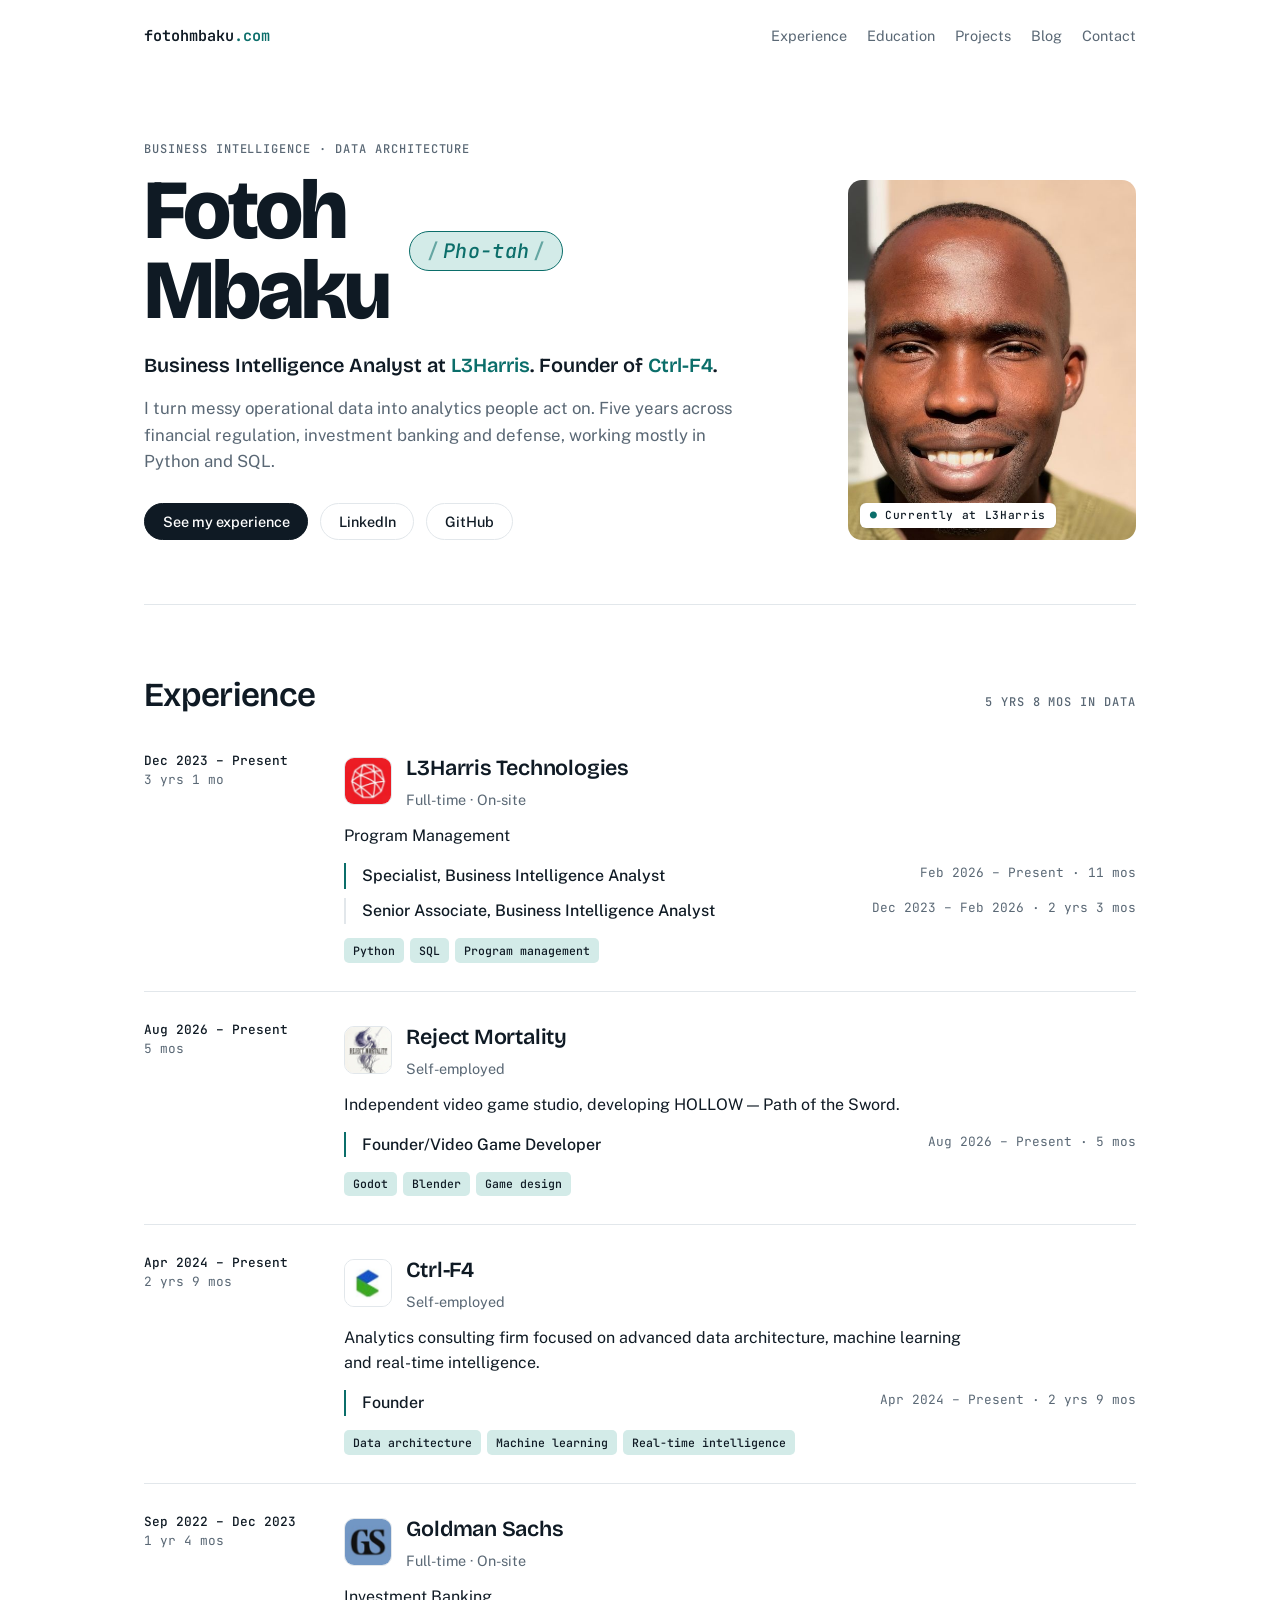
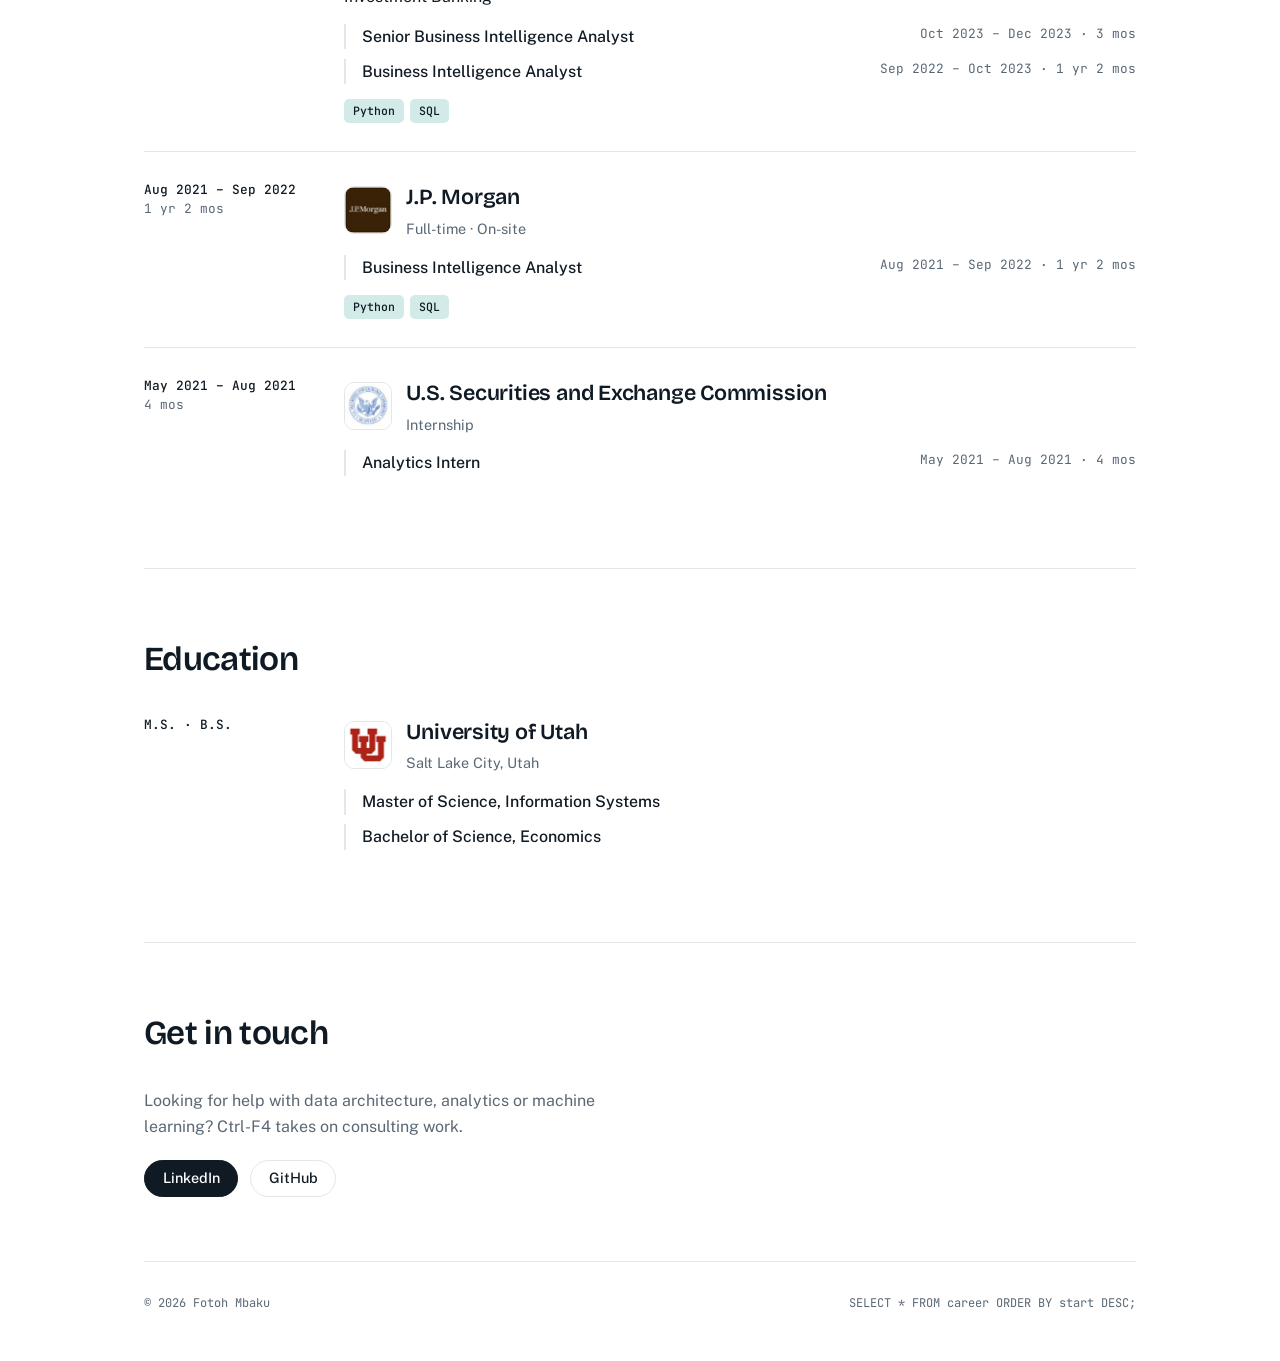
<file: index.html>
<!doctype html>
<html lang="en">
<head>
<meta charset="utf-8">
<meta name="viewport" content="width=device-width, initial-scale=1, viewport-fit=cover">
<title>Fotoh Mbaku | Business Intelligence Analyst</title>
<meta name="description" content="Fotoh Mbaku is a business intelligence analyst at L3Harris and the founder of Ctrl-F4, an analytics consulting firm. Previously at Goldman Sachs and J.P. Morgan.">
<link rel="canonical" href="https://fotohmbaku.com/">
<meta name="author" content="Fotoh Mbaku">
<meta property="og:type" content="profile">
<meta property="og:title" content="Fotoh Mbaku">
<meta property="og:description" content="Business intelligence analyst at L3Harris and founder of Ctrl-F4.">
<meta property="og:url" content="https://fotohmbaku.com/">
<meta property="og:image" content="https://fotohmbaku.com/headshot.jpg">
<meta property="profile:first_name" content="Fotoh">
<meta property="profile:last_name" content="Mbaku">
<meta name="twitter:card" content="summary">
<script type="application/ld+json">
{
  "@context": "https://schema.org",
  "@type": "Person",
  "name": "Fotoh Mbaku",
  "givenName": "Fotoh",
  "familyName": "Mbaku",
  "url": "https://fotohmbaku.com/",
  "image": "https://fotohmbaku.com/headshot.jpg",
  "jobTitle": "Business Intelligence Analyst",
  "worksFor": { "@type": "Organization", "name": "L3Harris Technologies" },
  "alumniOf": { "@type": "CollegeOrUniversity", "name": "University of Utah" },
  "knowsAbout": ["Business intelligence", "Python", "SQL", "Data architecture", "Machine learning"],
  "sameAs": [
    "https://www.linkedin.com/in/fotohmbaku/",
    "https://github.com/fotohmbaku"
  ]
}
</script>
<link rel="preconnect" href="https://fonts.googleapis.com">
<link rel="preconnect" href="https://fonts.gstatic.com" crossorigin>
<link rel="stylesheet" href="https://fonts.googleapis.com/css2?family=Bricolage+Grotesque:opsz,wght@12..96,400;12..96,600;12..96,800&family=Public+Sans:wght@400;500;600&family=JetBrains+Mono:wght@400;500&display=swap">
<style>
/* Layout: a single reading column with the experience list as the centerpiece. */
:root {
  --bg: #ffffff;
  --surface: #ffffff;
  --fg: #0f1a24;
  --muted: #5a6875;
  --line: #e2e7eb;
  --accent: #0b6e6a;
  --accent-soft: #d3ebe8;
  --bar-2: #2c4b66;
  color-scheme: light;
  --font-display: "Bricolage Grotesque", "Avenir Next", "Segoe UI", sans-serif;
  --font-body: "Public Sans", "Helvetica Neue", Arial, sans-serif;
  --font-mono: "JetBrains Mono", ui-monospace, "SF Mono", Menlo, monospace;
}
* { box-sizing: border-box; }
html { scroll-behavior: smooth; }
body { margin: 0; }
img { max-width: 100%; }
body {
  background: var(--bg);
  color: var(--fg);
  font: 400 1rem/1.6 var(--font-body);
  -webkit-font-smoothing: antialiased;
}
.wrap {
  max-width: 64rem;
  margin: 0 auto;
  padding-left: max(16px, env(safe-area-inset-left, 0px));
  padding-right: max(16px, env(safe-area-inset-right, 0px));
}
a { color: var(--accent); text-underline-offset: 3px; }
a:focus-visible, button:focus-visible { outline: 2px solid var(--accent); outline-offset: 3px; border-radius: 4px; }
h1, h2, h3 { font-family: var(--font-display); text-wrap: balance; margin: 0; }
.label {
  font: 500 0.75rem/1 var(--font-mono);
  letter-spacing: 0.08em;
  text-transform: uppercase;
  color: var(--muted);
}

/* Header */
.top { padding-block: 1.5rem; display: flex; justify-content: space-between; align-items: center; gap: 1rem; flex-wrap: wrap; }
.mark { font: 600 0.95rem/1 var(--font-mono); color: var(--fg); text-decoration: none; }
.mark span { color: var(--accent); }
.top nav { display: flex; gap: 1.25rem; flex-wrap: wrap; }
.top nav a { color: var(--muted); text-decoration: none; font-size: 0.9rem; }
.top nav a:hover { color: var(--fg); }

/* Hero */
.hero {
  display: grid;
  grid-template-columns: minmax(0, 1fr) minmax(0, 18rem);
  gap: clamp(2rem, 5vw, 4rem);
  align-items: end;
  padding-block: clamp(2rem, 6vw, 4.5rem) clamp(2.5rem, 6vw, 4rem);
  border-bottom: 1px solid var(--line);
}
.hero h1 {
  font-size: clamp(2.75rem, 8vw, 5.25rem);
  font-weight: 800;
  line-height: 0.95;
  letter-spacing: -0.035em;
}
.hero .name {
  margin-top: 1rem;
  display: inline-grid;
  grid-template-columns: auto auto;
  column-gap: clamp(0.75rem, 2vw, 1.25rem);
  align-items: center;
}
.name h1 { display: contents; }
.name .first { grid-column: 1; grid-row: 1; }
.name .last { grid-column: 1; grid-row: 2; }
.name .say {
  grid-column: 2; grid-row: 1 / span 2; align-self: center;
  font: italic 500 clamp(0.95rem, 2vw, 1.25rem)/1 var(--font-mono);
  letter-spacing: 0.02em; color: var(--accent);
  padding: 0.45em 0.7em; border: 1px solid var(--accent); border-radius: 999px;
  background: var(--accent-soft); white-space: nowrap;
}
.name .slash { opacity: 0.55; font-style: normal; margin-inline: 0.15em; }
.hero .role { margin: 1.25rem 0 0; font: 600 clamp(1.05rem, 2vw, 1.25rem)/1.4 var(--font-display); }
.hero .role em { font-style: normal; color: var(--accent); }
.hero p.lede { max-width: 38rem; color: var(--muted); margin: 1rem 0 0; font-size: 1.05rem; }
.hero .links { display: flex; gap: 0.75rem; flex-wrap: wrap; margin-top: 1.75rem; }
.btn {
  display: inline-flex; align-items: center; gap: 0.5rem;
  padding: 0.65rem 1.1rem; border-radius: 999px;
  font: 500 0.9rem/1 var(--font-body); text-decoration: none;
  border: 1px solid var(--line); color: var(--fg); background: var(--surface);
}
.btn.primary { background: var(--fg); color: var(--bg); border-color: var(--fg); }
.btn:hover { border-color: var(--accent); }
.portrait { position: relative; margin: 0; }
.portrait img {
  display: block; width: 100%; height: auto; max-width: 100%; aspect-ratio: 4 / 5; object-fit: cover;
  border-radius: 14px; filter: saturate(0.92);
}
.portrait figcaption {
  box-shadow: 0 1px 3px rgba(15, 26, 36, 0.15);
  position: absolute; left: 0.75rem; bottom: 0.75rem;
  font: 500 0.7rem/1 var(--font-mono); letter-spacing: 0.06em;
  background: var(--surface); color: var(--fg); padding: 0.45rem 0.6rem; border-radius: 6px;
}
.portrait figcaption b { color: var(--accent); font-weight: 500; }

/* Section shell */
section.block { padding-block: clamp(2.5rem, 6vw, 4rem); border-bottom: 1px solid var(--line); }
.block-head { display: flex; justify-content: space-between; align-items: baseline; gap: 1rem; flex-wrap: wrap; margin-bottom: 1.75rem; }
.block-head h2 { font-size: clamp(1.6rem, 3.5vw, 2.1rem); font-weight: 600; letter-spacing: -0.02em; }

/* Experience list */
.jobs { display: grid; gap: 0; }
.job {
  display: grid; grid-template-columns: 11rem minmax(0, 1fr); gap: 1.5rem;
  padding-block: 1.75rem; border-top: 1px solid var(--line);
}
.job:first-child { border-top: 0; padding-top: 0; }
.job .when { font: 400 0.8rem/1.5 var(--font-mono); color: var(--muted); font-variant-numeric: tabular-nums; }
.job .when b { display: block; color: var(--fg); font-weight: 500; }
.job h3 { font-size: 1.35rem; font-weight: 600; letter-spacing: -0.01em; }
.job .meta { color: var(--muted); font-size: 0.9rem; margin-top: 0.15rem; }
.org { display: flex; align-items: center; gap: 0.9rem; }
.org > div { min-width: 0; }
.logo {
  flex: none; width: 48px; height: 48px; border-radius: 10px;
  border: 1px solid var(--line); background: var(--surface); object-fit: cover;
}
.job p { margin: 0.75rem 0 0; max-width: 40rem; }
.roles { list-style: none; margin: 0.9rem 0 0; padding: 0; display: grid; gap: 0.6rem; }
.roles li { display: flex; justify-content: space-between; gap: 1rem; flex-wrap: wrap; padding-left: 1rem; border-left: 2px solid var(--line); }
.roles li.now { border-left-color: var(--accent); }
.roles .rt { font-weight: 500; }
.roles .rd { font: 400 0.8rem/1.6 var(--font-mono); color: var(--muted); font-variant-numeric: tabular-nums; }
.tags { display: flex; flex-wrap: wrap; gap: 0.4rem; margin-top: 0.9rem; }
.tag { font: 500 0.72rem/1 var(--font-mono); padding: 0.4rem 0.55rem; border-radius: 5px; background: var(--accent-soft); color: var(--fg); }

/* Contact */
.contact p { margin: 0 0 1.25rem; color: var(--muted); max-width: 30rem; }
footer { padding-block: 2rem 3rem; color: var(--muted); font: 400 0.75rem/1.6 var(--font-mono); display: flex; justify-content: space-between; gap: 1rem; flex-wrap: wrap; }

@media (max-width: 720px) {
  .hero { grid-template-columns: 1fr; }
  .portrait { order: -1; max-width: 13rem; }
  .job { grid-template-columns: 1fr; gap: 0.5rem; }
}
</style>

</head>
<body>
<div class="wrap">
  <header class="top">
    <a class="mark" href="#top">fotohmbaku<span>.com</span></a>
    <nav aria-label="Sections">
      <a href="#experience">Experience</a>
      <a href="#education">Education</a>
      <a href="projects/">Projects</a>
      <a href="blog/">Blog</a>
      <a href="#contact">Contact</a>
    </nav>
  </header>

  <section class="hero" id="top">
    <div>
      <div class="label">Business intelligence · Data architecture</div>
      <div class="name">
        <h1><span class="first">Fotoh</span> <span class="last">Mbaku</span></h1>
        <span class="say" aria-label="pronounced Pho-tah"><span class="slash">/</span>Pho-tah<span class="slash">/</span></span>
      </div>
      <p class="role">Business Intelligence Analyst at <em>L3Harris</em>. Founder of <em>Ctrl-F4</em>.</p>
      <p class="lede">I turn messy operational data into analytics people act on. Five years across financial regulation, investment banking and defense, working mostly in Python and SQL.</p>
      <div class="links">
        <a class="btn primary" href="#experience">See my experience</a>
        <a class="btn" href="https://www.linkedin.com/in/fotohmbaku/" target="_blank" rel="noopener">LinkedIn</a>
        <a class="btn" href="https://github.com/fotohmbaku" target="_blank" rel="noopener">GitHub</a>
      </div>
    </div>
    <figure class="portrait">
      <img src="headshot.jpg" alt="Portrait of Fotoh Mbaku" width="560" height="700">
      <figcaption><b>●</b> Currently at L3Harris</figcaption>
    </figure>
  </section>

  <section class="block" id="experience">
    <div class="block-head">
      <h2>Experience</h2>
      <span class="label" id="total"></span>
    </div>
    <div class="jobs" id="jobs"></div>
  </section>

  <section class="block" id="education">
    <div class="block-head">
      <h2>Education</h2>
    </div>
    <div class="jobs">
      <article class="job">
        <div class="when"><b>M.S. · B.S.</b></div>
        <div>
          <div class="org">
            <img class="logo" src="logos/utah.png" alt="University of Utah logo" width="48" height="48" loading="lazy">
            <div><h3>University of Utah</h3><div class="meta">Salt Lake City, Utah</div></div>
          </div>
          <ul class="roles">
            <li><span class="rt">Master of Science, Information Systems</span></li>
            <li><span class="rt">Bachelor of Science, Economics</span></li>
          </ul>
        </div>
      </article>
    </div>
  </section>

  <section class="block contact" id="contact">
    <div class="block-head"><h2>Get in touch</h2></div>
    <p>Looking for help with data architecture, analytics or machine learning? Ctrl-F4 takes on consulting work.</p>
    <div class="links" style="display:flex;gap:.75rem;flex-wrap:wrap">
      <a class="btn primary" href="https://www.linkedin.com/in/fotohmbaku/" target="_blank" rel="noopener">LinkedIn</a>
      <a class="btn" href="https://github.com/fotohmbaku" target="_blank" rel="noopener">GitHub</a>
    </div>
  </section>

  <footer>
    <span>© <span id="yr">2026</span> Fotoh Mbaku</span>
    <span>SELECT * FROM career ORDER BY start DESC;</span>
  </footer>
</div>

<script>
// Months are "YYYY-MM"; end null means present.
const d = new Date();
const NOW = `${d.getFullYear()}-${String(d.getMonth() + 1).padStart(2, "0")}`;
const jobs = [
  { org: "L3Harris Technologies", logo: "logos/l3harris.png", type: "Full-time · On-site", desc: "Program Management",
    roles: [
      { title: "Specialist, Business Intelligence Analyst", start: "2026-02", end: null },
      { title: "Senior Associate, Business Intelligence Analyst", start: "2023-12", end: "2026-02" }
    ], tags: ["Python", "SQL", "Program management"] },
  { org: "Reject Mortality", logo: "logos/rejectmortality.png", type: "Self-employed", desc: "Independent video game studio, developing HOLLOW — Path of the Sword.",
    roles: [ { title: "Founder/Video Game Developer", start: "2026-08", end: null } ],
    tags: ["Godot", "Blender", "Game design"] },
  { org: "Ctrl-F4", logo: "logos/ctrlf4.png", type: "Self-employed", desc: "Analytics consulting firm focused on advanced data architecture, machine learning and real-time intelligence.",
    roles: [ { title: "Founder", start: "2024-04", end: null } ],
    tags: ["Data architecture", "Machine learning", "Real-time intelligence"] },
  { org: "Goldman Sachs", logo: "logos/goldman.png", type: "Full-time · On-site", desc: "Investment Banking",
    roles: [
      { title: "Senior Business Intelligence Analyst", start: "2023-10", end: "2023-12" },
      { title: "Business Intelligence Analyst", start: "2022-09", end: "2023-10" }
    ], tags: ["Python", "SQL"] },
  { org: "J.P. Morgan", logo: "logos/jpmorgan.png", type: "Full-time · On-site",
    roles: [ { title: "Business Intelligence Analyst", start: "2021-08", end: "2022-09" } ],
    tags: ["Python", "SQL"] },
  { org: "U.S. Securities and Exchange Commission", logo: "logos/sec.png", type: "Internship",
    roles: [ { title: "Analytics Intern", start: "2021-05", end: "2021-08" } ], tags: [] }
];

const MONTHS = ["Jan","Feb","Mar","Apr","May","Jun","Jul","Aug","Sep","Oct","Nov","Dec"];
const idx = m => { const [y, mo] = m.split("-").map(Number); return y * 12 + (mo - 1); };
const fmt = m => m ? `${MONTHS[idx(m) % 12]} ${Math.floor(idx(m) / 12)}` : "Present";
// LinkedIn-style inclusive month count
const span = (s, e) => {
  const n = idx(e || NOW) - idx(s) + 1;
  const y = Math.floor(n / 12), mo = n % 12;
  return [y && `${y} yr${y > 1 ? "s" : ""}`, mo && `${mo} mo${mo > 1 ? "s" : ""}`].filter(Boolean).join(" ");
};
const esc = s => s.replace(/[&<>"]/g, c => ({ "&": "&amp;", "<": "&lt;", ">": "&gt;", '"': "&quot;" }[c]));

// Experience list
document.getElementById("jobs").innerHTML = jobs.map(j => {
  const first = j.roles[j.roles.length - 1].start, last = j.roles[0].end;
  return `<article class="job">
    <div class="when"><b>${fmt(first)} – ${fmt(last)}</b>${span(first, last)}</div>
    <div>
      <div class="org">
        <img class="logo" src="${j.logo}" alt="${esc(j.org)} logo" width="48" height="48" loading="lazy">
        <div><h3>${esc(j.org)}</h3><div class="meta">${esc(j.type)}</div></div>
      </div>
      ${j.desc ? `<p>${esc(j.desc)}</p>` : ""}
      <ul class="roles">${j.roles.map(r => `<li${r.end ? "" : ' class="now"'}><span class="rt">${esc(r.title)}</span><span class="rd">${fmt(r.start)} – ${fmt(r.end)} · ${span(r.start, r.end)}</span></li>`).join("")}</ul>
      ${j.tags.length ? `<div class="tags">${j.tags.map(t => `<span class="tag">${esc(t)}</span>`).join("")}</div>` : ""}
    </div>
  </article>`;
}).join("");
document.getElementById("total").textContent = `${span("2021-05", null)} in data`;
</script>
</body>
</html>
</file>
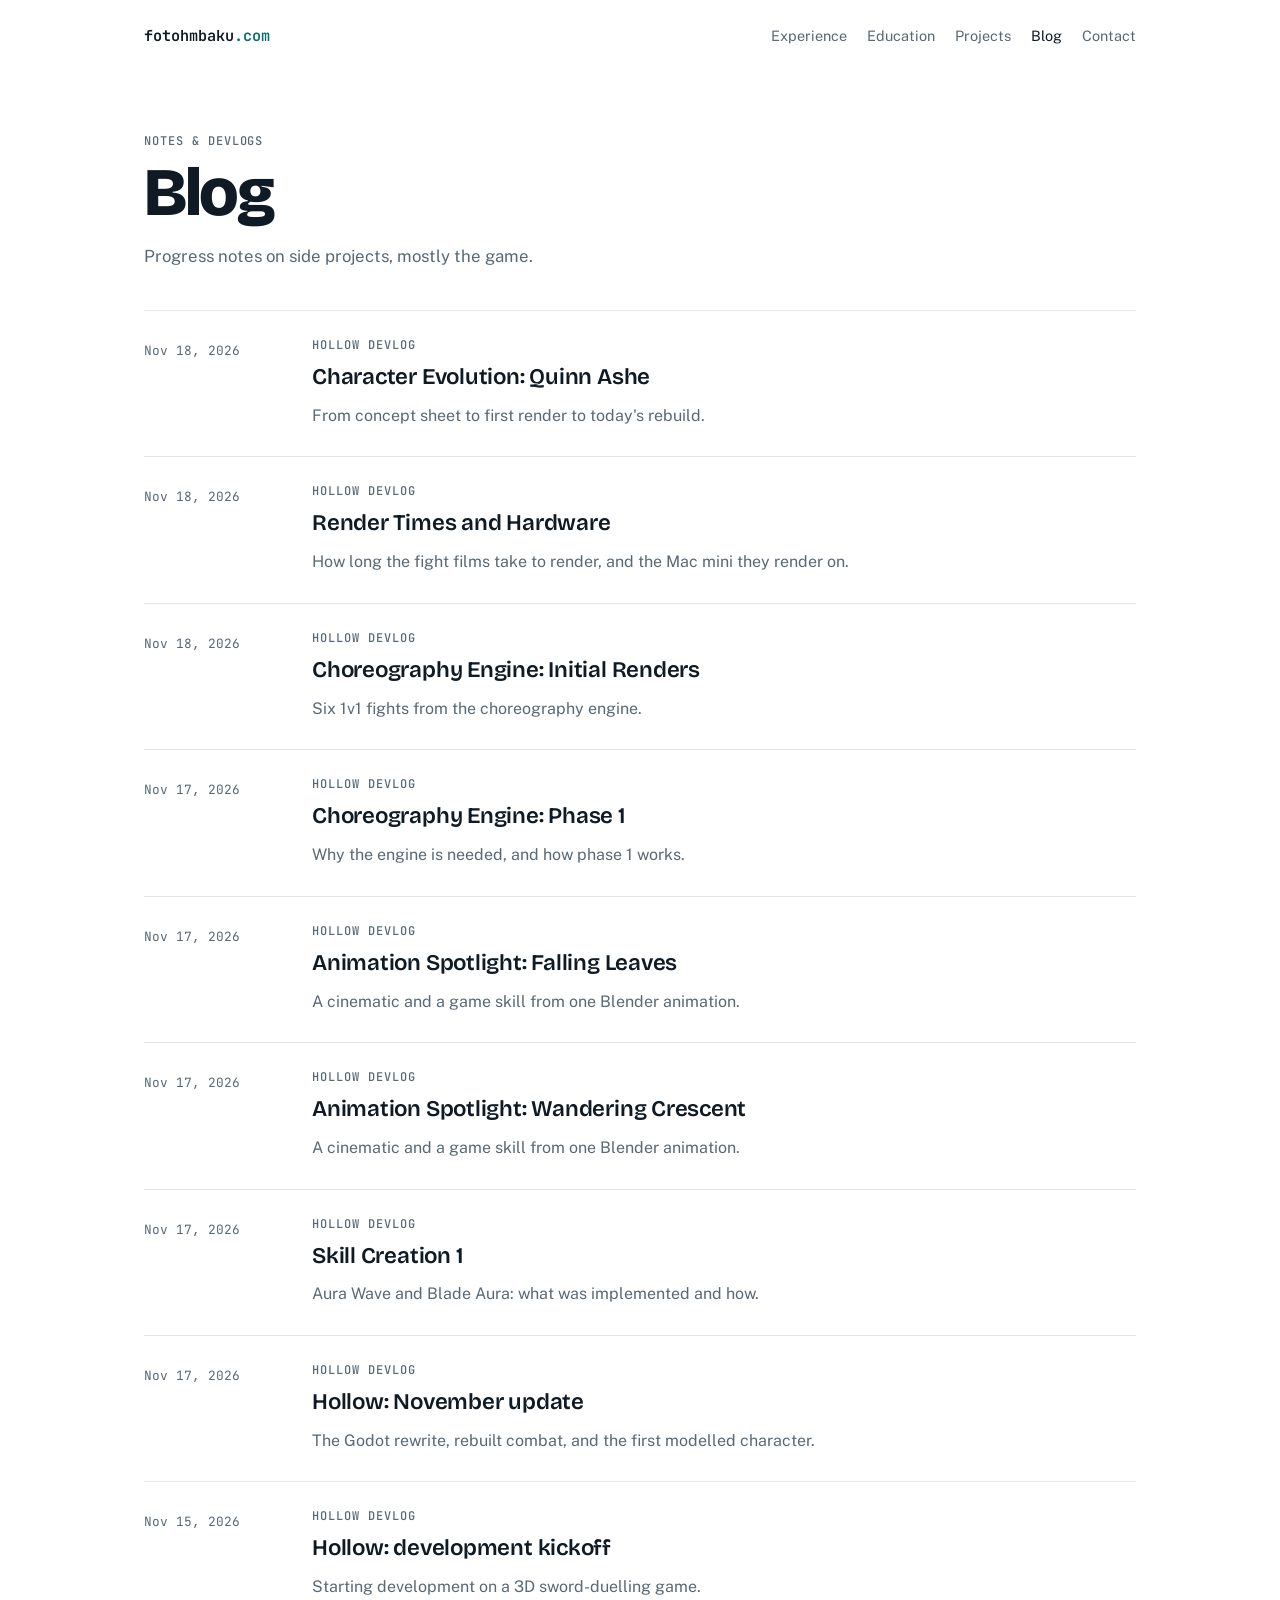
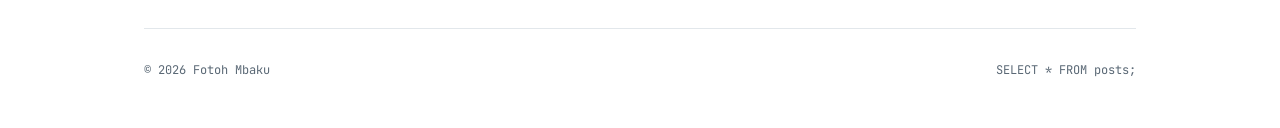
<file: blog/index.html>
<!doctype html>
<html lang="en">
<head>
<meta charset="utf-8">
<meta name="viewport" content="width=device-width, initial-scale=1, viewport-fit=cover">
<title>Blog | Fotoh Mbaku</title>
<meta name="description" content="Notes and devlogs by Fotoh Mbaku, including progress on HOLLOW — Path of the Sword.">
<link rel="canonical" href="https://fotohmbaku.com/blog/">
<meta name="author" content="Fotoh Mbaku">
<meta property="og:type" content="website">
<meta property="og:title" content="Blog | Fotoh Mbaku">
<meta property="og:description" content="Notes and devlogs by Fotoh Mbaku.">
<meta property="og:url" content="https://fotohmbaku.com/blog/">
<meta property="og:image" content="https://fotohmbaku.com/blog/share.jpg">
<meta property="og:image:secure_url" content="https://fotohmbaku.com/blog/share.jpg">
<meta property="og:image:type" content="image/jpeg">
<meta property="og:image:width" content="1200">
<meta property="og:image:height" content="630">
<meta property="og:image:alt" content="The Hollow Swordsman, a toon-shaded character from HOLLOW">
<meta property="og:site_name" content="Fotoh Mbaku">
<meta name="twitter:card" content="summary_large_image">
<meta name="twitter:image" content="https://fotohmbaku.com/blog/share.jpg">
<meta name="twitter:image:alt" content="The Hollow Swordsman, a toon-shaded character from HOLLOW">
<link rel="preconnect" href="https://fonts.googleapis.com">
<link rel="preconnect" href="https://fonts.gstatic.com" crossorigin>
<link rel="stylesheet" href="https://fonts.googleapis.com/css2?family=Bricolage+Grotesque:opsz,wght@12..96,400;12..96,600;12..96,800&family=Public+Sans:wght@400;500;600&family=JetBrains+Mono:wght@400;500&display=swap">
<link rel="stylesheet" href="/blog/blog.css">
</head>
<body>
<div class="wrap">
  <header class="top">
    <a class="mark" href="/">fotohmbaku<span>.com</span></a>
    <nav aria-label="Pages">
      <a href="/#experience">Experience</a>
      <a href="/#education">Education</a>
      <a href="/projects/">Projects</a>
      <a href="/blog/" aria-current="page">Blog</a>
      <a href="/#contact">Contact</a>
    </nav>
  </header>

  <section class="intro">
    <div class="label">Notes &amp; devlogs</div>
    <h1>Blog</h1>
    <p>Progress notes on side projects, mostly the game.</p>
  </section>

  <ul class="posts">
    <li>
      <time datetime="2026-11-18">Nov 18, 2026</time>
      <div>
        <div class="label">Hollow devlog</div>
        <h2 style="margin-top:0.5rem"><a href="/blog/ashe-evolution/">Character Evolution: Quinn Ashe</a></h2>
        <p>From concept sheet to first render to today's rebuild.</p>
      </div>
    </li>
    <li>
      <time datetime="2026-11-18">Nov 18, 2026</time>
      <div>
        <div class="label">Hollow devlog</div>
        <h2 style="margin-top:0.5rem"><a href="/blog/render-times/">Render Times and Hardware</a></h2>
        <p>How long the fight films take to render, and the Mac mini they render on.</p>
      </div>
    </li>
    <li>
      <time datetime="2026-11-18">Nov 18, 2026</time>
      <div>
        <div class="label">Hollow devlog</div>
        <h2 style="margin-top:0.5rem"><a href="/blog/choreography-initial-renders/">Choreography Engine: Initial Renders</a></h2>
        <p>Six 1v1 fights from the choreography engine.</p>
      </div>
    </li>
    <li>
      <time datetime="2026-11-17">Nov 17, 2026</time>
      <div>
        <div class="label">Hollow devlog</div>
        <h2 style="margin-top:0.5rem"><a href="/blog/choreography-engine-1/">Choreography Engine: Phase 1</a></h2>
        <p>Why the engine is needed, and how phase 1 works.</p>
      </div>
    </li>
    <li>
      <time datetime="2026-11-17">Nov 17, 2026</time>
      <div>
        <div class="label">Hollow devlog</div>
        <h2 style="margin-top:0.5rem"><a href="/blog/falling-leaves/">Animation Spotlight: Falling Leaves</a></h2>
        <p>A cinematic and a game skill from one Blender animation.</p>
      </div>
    </li>
    <li>
      <time datetime="2026-11-17">Nov 17, 2026</time>
      <div>
        <div class="label">Hollow devlog</div>
        <h2 style="margin-top:0.5rem"><a href="/blog/wandering-crescent/">Animation Spotlight: Wandering Crescent</a></h2>
        <p>A cinematic and a game skill from one Blender animation.</p>
      </div>
    </li>
    <li>
      <time datetime="2026-11-17">Nov 17, 2026</time>
      <div>
        <div class="label">Hollow devlog</div>
        <h2 style="margin-top:0.5rem"><a href="/blog/skill-creation-1/">Skill Creation 1</a></h2>
        <p>Aura Wave and Blade Aura: what was implemented and how.</p>
      </div>
    </li>
    <li>
      <time datetime="2026-11-17">Nov 17, 2026</time>
      <div>
        <div class="label">Hollow devlog</div>
        <h2 style="margin-top:0.5rem"><a href="/blog/hollow-devlog-rebuilding-the-sword/">Hollow: November update</a></h2>
        <p>The Godot rewrite, rebuilt combat, and the first modelled character.</p>
      </div>
    </li>
    <li>
      <time datetime="2026-11-15">Nov 15, 2026</time>
      <div>
        <div class="label">Hollow devlog</div>
        <h2 style="margin-top:0.5rem"><a href="/blog/hollow-development-kickoff/">Hollow: development kickoff</a></h2>
        <p>Starting development on a 3D sword-duelling game.</p>
      </div>
    </li>
  </ul>

  <footer>
    <span>© <span id="yr">2026</span> Fotoh Mbaku</span>
    <span>SELECT * FROM posts;</span>
  </footer>
</div>
<script>document.getElementById("yr").textContent = new Date().getFullYear();</script>
</body>
</html>
</file>
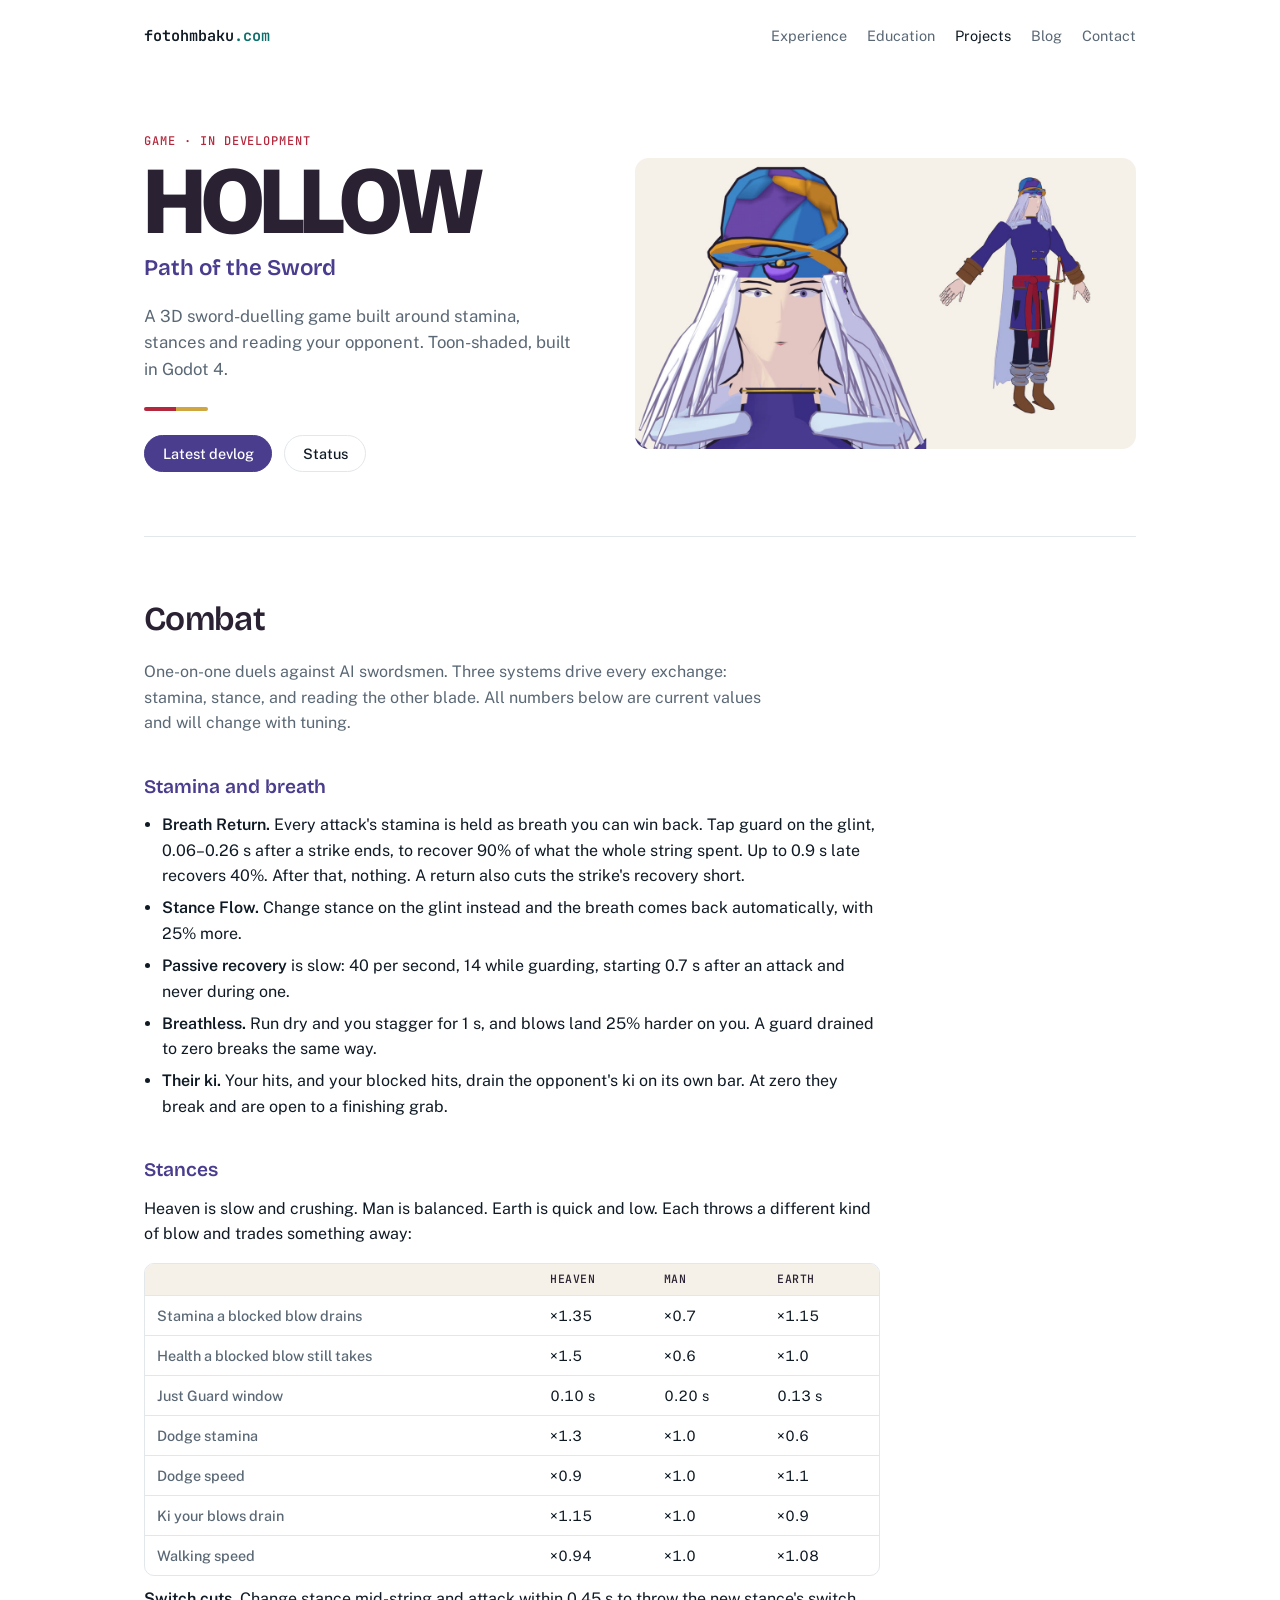
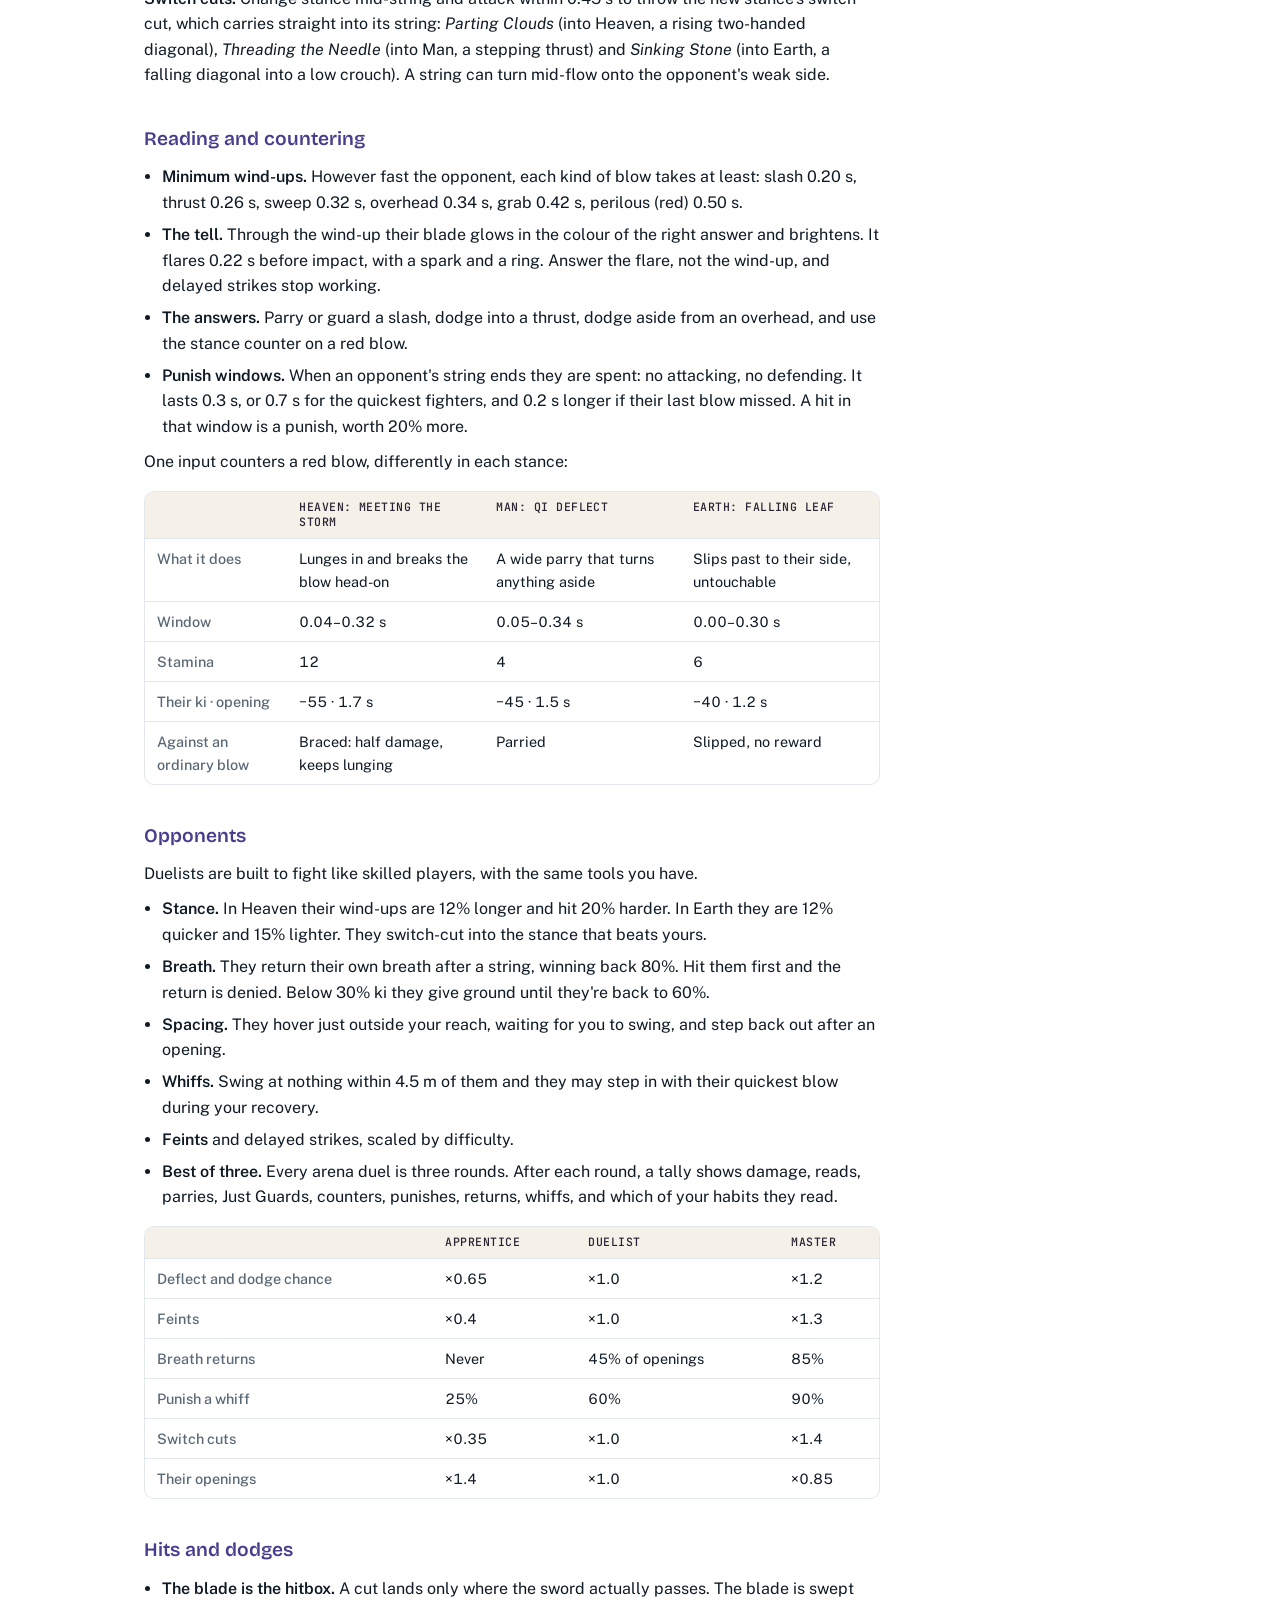
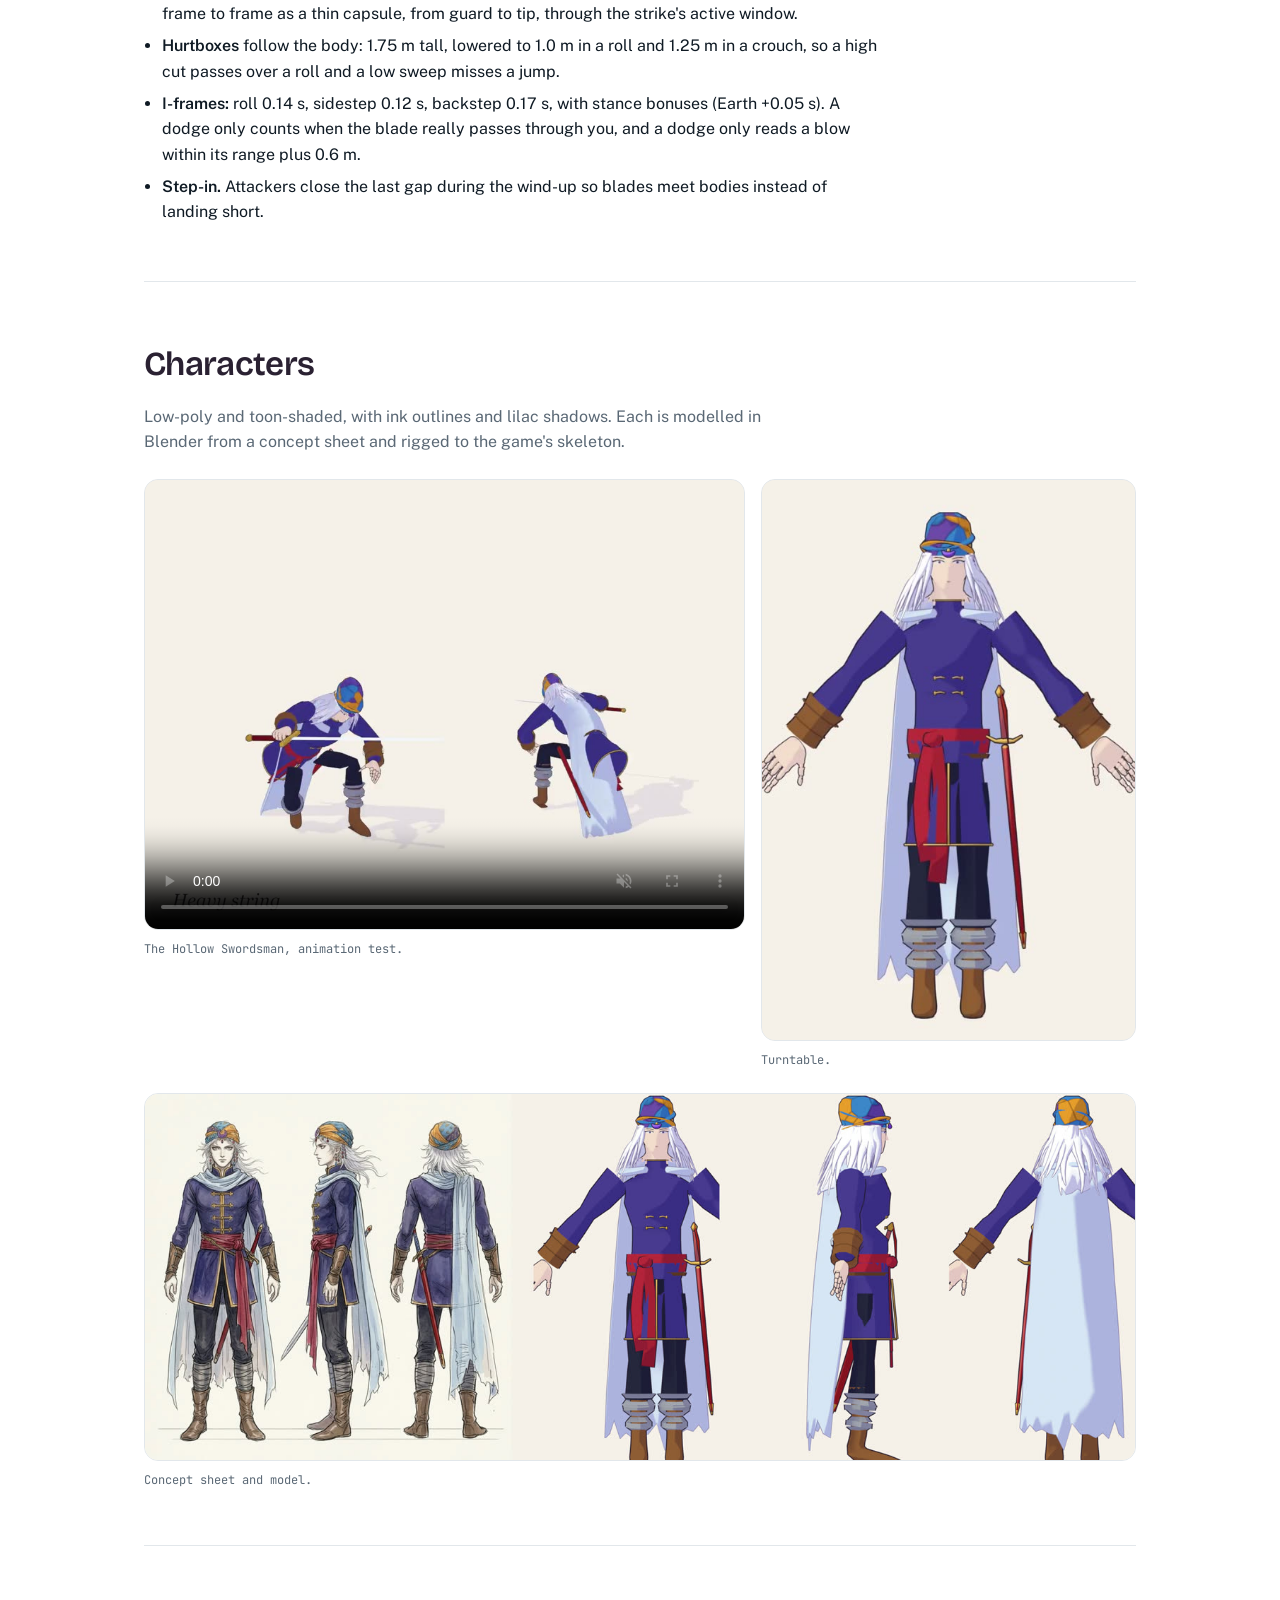
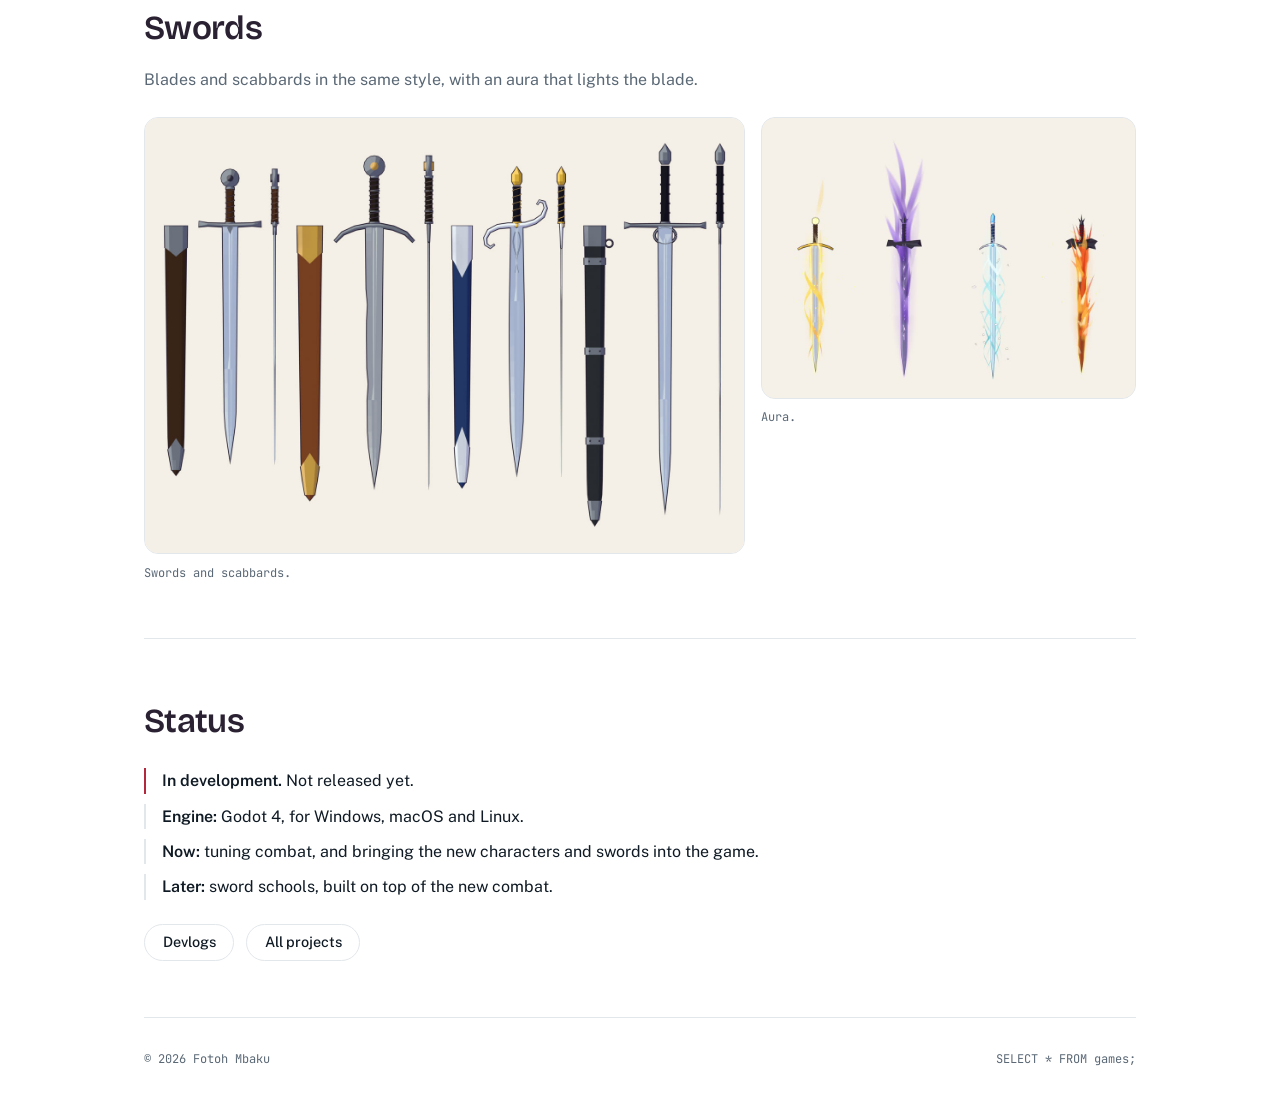
<file: hollow/index.html>
<!doctype html>
<html lang="en">
<head>
<meta charset="utf-8">
<meta name="viewport" content="width=device-width, initial-scale=1, viewport-fit=cover">
<title>HOLLOW — Path of the Sword | Fotoh Mbaku</title>
<meta name="description" content="HOLLOW — Path of the Sword is a 3D sword-duelling game in development by Fotoh Mbaku, built in Godot 4.">
<link rel="canonical" href="https://fotohmbaku.com/hollow/">
<meta name="author" content="Fotoh Mbaku">
<meta property="og:type" content="website">
<meta property="og:title" content="HOLLOW — Path of the Sword">
<meta property="og:description" content="A 3D sword-duelling game in development, built in Godot 4.">
<meta property="og:url" content="https://fotohmbaku.com/hollow/">
<meta property="og:image" content="https://fotohmbaku.com/hollow/share.jpg">
<meta property="og:image:secure_url" content="https://fotohmbaku.com/hollow/share.jpg">
<meta property="og:image:type" content="image/jpeg">
<meta property="og:image:width" content="1200">
<meta property="og:image:height" content="630">
<meta property="og:image:alt" content="The Hollow Swordsman, a toon-shaded character from HOLLOW">
<meta property="og:site_name" content="Fotoh Mbaku">
<meta name="twitter:card" content="summary_large_image">
<meta name="twitter:image" content="https://fotohmbaku.com/hollow/share.jpg">
<meta name="twitter:image:alt" content="The Hollow Swordsman, a toon-shaded character from HOLLOW">
<link rel="preconnect" href="https://fonts.googleapis.com">
<link rel="preconnect" href="https://fonts.gstatic.com" crossorigin>
<link rel="stylesheet" href="https://fonts.googleapis.com/css2?family=Bricolage+Grotesque:opsz,wght@12..96,400;12..96,600;12..96,800&family=Public+Sans:wght@400;500;600&family=JetBrains+Mono:wght@400;500&display=swap">
<link rel="stylesheet" href="/blog/blog.css">
<style>
/* Hollow's palette, from the character sheets: violet coat, crimson sash, gold trim, ink outlines, warm paper. */
:root {
  --violet: #4a3d8e;
  --crimson: #b3283d;
  --gold: #cfa640;
  --ink: #2a2132;
  --paper: #f5f0e8;
}
.hero {
  display: grid; grid-template-columns: minmax(0, 1fr) minmax(0, 1.15fr);
  gap: clamp(1.5rem, 5vw, 3.5rem); align-items: center;
  padding-block: clamp(2rem, 6vw, 4rem); border-bottom: 1px solid var(--line);
}
.hero .label { color: var(--crimson); }
.hero h1 { font-size: clamp(3rem, 10vw, 6rem); font-weight: 800; line-height: 0.9; letter-spacing: -0.04em; color: var(--ink); margin-top: 0.75rem; }
.hero .sub { margin: 0.5rem 0 0; font: 600 clamp(1.1rem, 2.4vw, 1.4rem)/1.3 var(--font-display); color: var(--violet); }
.hero p { margin: 1.25rem 0 0; max-width: 32rem; color: var(--muted); font-size: 1.05rem; }
.hero .rule { width: 4rem; height: 4px; margin-top: 1.5rem; background: linear-gradient(90deg, var(--crimson) 0 50%, var(--gold) 50%); border-radius: 2px; }
.hero figure { margin: 0; }
.hero img { display: block; width: 100%; height: auto; border-radius: 14px; background: var(--paper); }

section.block { padding-block: clamp(2.5rem, 6vw, 3.5rem); border-bottom: 1px solid var(--line); }
section.block h2 { font-size: clamp(1.6rem, 3.5vw, 2.1rem); font-weight: 600; letter-spacing: -0.02em; color: var(--ink); }
section.block > p { max-width: 40rem; margin: 0.75rem 0 0; color: var(--muted); }


.sub { margin-top: 2.25rem; max-width: 46rem; }
.sub h3 { font-size: 1.2rem; font-weight: 600; color: var(--violet); }
.sub p, .sub ul { margin: 0.6rem 0 0; }
.sub ul { padding-left: 1.1rem; }
.sub li + li { margin-top: 0.4rem; }
.sub b { font-weight: 600; }
.table { overflow-x: auto; margin-top: 1rem; border: 1px solid var(--line); border-radius: 10px; }
table { border-collapse: collapse; width: 100%; font-size: 0.9rem; }
th, td { padding: 0.5rem 0.75rem; text-align: left; border-bottom: 1px solid var(--line); vertical-align: top; }
tbody tr:last-child th, tbody tr:last-child td { border-bottom: 0; }
thead th { font: 500 0.72rem/1.3 var(--font-mono); letter-spacing: 0.04em; text-transform: uppercase; color: var(--ink); background: var(--paper); }
tbody th { font-weight: 500; color: var(--muted); }
td { font-variant-numeric: tabular-nums; }

.grid2 { display: grid; grid-template-columns: minmax(0, 1.6fr) minmax(0, 1fr); gap: 1rem; margin-top: 1.5rem; align-items: start; }
.media { margin: 0; }
.media video, .media img { display: block; width: 100%; height: auto; border-radius: 14px; border: 1px solid var(--line); background: var(--paper); }
.media.full { margin-top: 1.5rem; }
.media figcaption { margin-top: 0.6rem; color: var(--muted); font: 400 0.75rem/1.5 var(--font-mono); }

.status { list-style: none; margin: 1.25rem 0 0; padding: 0; display: grid; gap: 0.6rem; }
.status li { padding-left: 1rem; border-left: 2px solid var(--line); }
.status li.now { border-left-color: var(--crimson); }
.status b { font-weight: 600; }
.links { display: flex; gap: 0.75rem; flex-wrap: wrap; margin-top: 1.5rem; }
.btn { display: inline-flex; align-items: center; padding: 0.65rem 1.1rem; border-radius: 999px; font: 500 0.9rem/1 var(--font-body); text-decoration: none; border: 1px solid var(--line); color: var(--fg); }
.btn.primary { background: var(--violet); border-color: var(--violet); color: #fff; }
.btn:hover { border-color: var(--crimson); }

@media (max-width: 720px) {
  .hero, .grid2 { grid-template-columns: 1fr; }
}
</style>
</head>
<body>
<div class="wrap">
  <header class="top">
    <a class="mark" href="/">fotohmbaku<span>.com</span></a>
    <nav aria-label="Pages">
      <a href="/#experience">Experience</a>
      <a href="/#education">Education</a>
      <a href="/projects/" aria-current="page">Projects</a>
      <a href="/blog/">Blog</a>
      <a href="/#contact">Contact</a>
    </nav>
  </header>

  <section class="hero">
    <div>
      <div class="label">Game · In development</div>
      <h1>HOLLOW</h1>
      <p class="sub">Path of the Sword</p>
      <p>A 3D sword-duelling game built around stamina, stances and reading your opponent. Toon-shaded, built in Godot 4.</p>
      <div class="rule" aria-hidden="true"></div>
      <div class="links">
        <a class="btn primary" href="/blog/latest/">Latest devlog</a>
        <a class="btn" href="#status">Status</a>
      </div>
    </div>
    <figure>
      <img src="media/swordsman-face.jpg" alt="The Hollow Swordsman: a toon-shaded close-up of his face and turban beside a full-body view" width="1204" height="700">
    </figure>
  </section>

  <section class="block" id="combat">
    <h2>Combat</h2>
    <p>One-on-one duels against AI swordsmen. Three systems drive every exchange: stamina, stance, and reading the other blade. All numbers below are current values and will change with tuning.</p>

    <div class="sub">
      <h3>Stamina and breath</h3>
      <ul>
        <li><b>Breath Return.</b> Every attack's stamina is held as breath you can win back. Tap guard on the glint, 0.06–0.26 s after a strike ends, to recover 90% of what the whole string spent. Up to 0.9 s late recovers 40%. After that, nothing. A return also cuts the strike's recovery short.</li>
        <li><b>Stance Flow.</b> Change stance on the glint instead and the breath comes back automatically, with 25% more.</li>
        <li><b>Passive recovery</b> is slow: 40 per second, 14 while guarding, starting 0.7 s after an attack and never during one.</li>
        <li><b>Breathless.</b> Run dry and you stagger for 1 s, and blows land 25% harder on you. A guard drained to zero breaks the same way.</li>
        <li><b>Their ki.</b> Your hits, and your blocked hits, drain the opponent's ki on its own bar. At zero they break and are open to a finishing grab.</li>
      </ul>
    </div>

    <div class="sub">
      <h3>Stances</h3>
      <p>Heaven is slow and crushing. Man is balanced. Earth is quick and low. Each throws a different kind of blow and trades something away:</p>
      <div class="table"><table>
        <thead><tr><th></th><th>Heaven</th><th>Man</th><th>Earth</th></tr></thead>
        <tbody>
          <tr><th>Stamina a blocked blow drains</th><td>×1.35</td><td>×0.7</td><td>×1.15</td></tr>
          <tr><th>Health a blocked blow still takes</th><td>×1.5</td><td>×0.6</td><td>×1.0</td></tr>
          <tr><th>Just Guard window</th><td>0.10 s</td><td>0.20 s</td><td>0.13 s</td></tr>
          <tr><th>Dodge stamina</th><td>×1.3</td><td>×1.0</td><td>×0.6</td></tr>
          <tr><th>Dodge speed</th><td>×0.9</td><td>×1.0</td><td>×1.1</td></tr>
          <tr><th>Ki your blows drain</th><td>×1.15</td><td>×1.0</td><td>×0.9</td></tr>
          <tr><th>Walking speed</th><td>×0.94</td><td>×1.0</td><td>×1.08</td></tr>
        </tbody>
      </table></div>
      <p><b>Switch cuts.</b> Change stance mid-string and attack within 0.45 s to throw the new stance's switch cut, which carries straight into its string: <i>Parting Clouds</i> (into Heaven, a rising two-handed diagonal), <i>Threading the Needle</i> (into Man, a stepping thrust) and <i>Sinking Stone</i> (into Earth, a falling diagonal into a low crouch). A string can turn mid-flow onto the opponent's weak side.</p>
    </div>

    <div class="sub">
      <h3>Reading and countering</h3>
      <ul>
        <li><b>Minimum wind-ups.</b> However fast the opponent, each kind of blow takes at least: slash 0.20 s, thrust 0.26 s, sweep 0.32 s, overhead 0.34 s, grab 0.42 s, perilous (red) 0.50 s.</li>
        <li><b>The tell.</b> Through the wind-up their blade glows in the colour of the right answer and brightens. It flares 0.22 s before impact, with a spark and a ring. Answer the flare, not the wind-up, and delayed strikes stop working.</li>
        <li><b>The answers.</b> Parry or guard a slash, dodge into a thrust, dodge aside from an overhead, and use the stance counter on a red blow.</li>
        <li><b>Punish windows.</b> When an opponent's string ends they are spent: no attacking, no defending. It lasts 0.3 s, or 0.7 s for the quickest fighters, and 0.2 s longer if their last blow missed. A hit in that window is a punish, worth 20% more.</li>
      </ul>
      <p>One input counters a red blow, differently in each stance:</p>
      <div class="table"><table>
        <thead><tr><th></th><th>Heaven: Meeting the Storm</th><th>Man: Qi Deflect</th><th>Earth: Falling Leaf</th></tr></thead>
        <tbody>
          <tr><th>What it does</th><td>Lunges in and breaks the blow head-on</td><td>A wide parry that turns anything aside</td><td>Slips past to their side, untouchable</td></tr>
          <tr><th>Window</th><td>0.04–0.32 s</td><td>0.05–0.34 s</td><td>0.00–0.30 s</td></tr>
          <tr><th>Stamina</th><td>12</td><td>4</td><td>6</td></tr>
          <tr><th>Their ki · opening</th><td>−55 · 1.7 s</td><td>−45 · 1.5 s</td><td>−40 · 1.2 s</td></tr>
          <tr><th>Against an ordinary blow</th><td>Braced: half damage, keeps lunging</td><td>Parried</td><td>Slipped, no reward</td></tr>
        </tbody>
      </table></div>
    </div>

    <div class="sub">
      <h3>Opponents</h3>
      <p>Duelists are built to fight like skilled players, with the same tools you have.</p>
      <ul>
        <li><b>Stance.</b> In Heaven their wind-ups are 12% longer and hit 20% harder. In Earth they are 12% quicker and 15% lighter. They switch-cut into the stance that beats yours.</li>
        <li><b>Breath.</b> They return their own breath after a string, winning back 80%. Hit them first and the return is denied. Below 30% ki they give ground until they're back to 60%.</li>
        <li><b>Spacing.</b> They hover just outside your reach, waiting for you to swing, and step back out after an opening.</li>
        <li><b>Whiffs.</b> Swing at nothing within 4.5 m of them and they may step in with their quickest blow during your recovery.</li>
        <li><b>Feints</b> and delayed strikes, scaled by difficulty.</li>
        <li><b>Best of three.</b> Every arena duel is three rounds. After each round, a tally shows damage, reads, parries, Just Guards, counters, punishes, returns, whiffs, and which of your habits they read.</li>
      </ul>
      <div class="table"><table>
        <thead><tr><th></th><th>Apprentice</th><th>Duelist</th><th>Master</th></tr></thead>
        <tbody>
          <tr><th>Deflect and dodge chance</th><td>×0.65</td><td>×1.0</td><td>×1.2</td></tr>
          <tr><th>Feints</th><td>×0.4</td><td>×1.0</td><td>×1.3</td></tr>
          <tr><th>Breath returns</th><td>Never</td><td>45% of openings</td><td>85%</td></tr>
          <tr><th>Punish a whiff</th><td>25%</td><td>60%</td><td>90%</td></tr>
          <tr><th>Switch cuts</th><td>×0.35</td><td>×1.0</td><td>×1.4</td></tr>
          <tr><th>Their openings</th><td>×1.4</td><td>×1.0</td><td>×0.85</td></tr>
        </tbody>
      </table></div>
    </div>

    <div class="sub">
      <h3>Hits and dodges</h3>
      <ul>
        <li><b>The blade is the hitbox.</b> A cut lands only where the sword actually passes. The blade is swept frame to frame as a thin capsule, from guard to tip, through the strike's active window.</li>
        <li><b>Hurtboxes</b> follow the body: 1.75 m tall, lowered to 1.0 m in a roll and 1.25 m in a crouch, so a high cut passes over a roll and a low sweep misses a jump.</li>
        <li><b>I-frames:</b> roll 0.14 s, sidestep 0.12 s, backstep 0.17 s, with stance bonuses (Earth +0.05 s). A dodge only counts when the blade really passes through you, and a dodge only reads a blow within its range plus 0.6 m.</li>
        <li><b>Step-in.</b> Attackers close the last gap during the wind-up so blades meet bodies instead of landing short.</li>
      </ul>
    </div>
  </section>

  <section class="block" id="characters">
    <h2>Characters</h2>
    <p>Low-poly and toon-shaded, with ink outlines and lilac shadows. Each is modelled in Blender from a concept sheet and rigged to the game's skeleton.</p>
    <div class="grid2">
      <figure class="media">
        <video src="/blog/hollow-devlog-rebuilding-the-sword/swordsman-anim-test.mp4" poster="/blog/hollow-devlog-rebuilding-the-sword/swordsman-anim-test.jpg" width="960" height="720" controls muted playsinline preload="metadata"></video>
        <figcaption>The Hollow Swordsman, animation test.</figcaption>
      </figure>
      <figure class="media">
        <video src="/blog/hollow-devlog-rebuilding-the-sword/swordsman-turntable.mp4" poster="/blog/hollow-devlog-rebuilding-the-sword/swordsman-turntable.jpg" width="480" height="720" autoplay muted loop playsinline preload="metadata"></video>
        <figcaption>Turntable.</figcaption>
      </figure>
    </div>
    <figure class="media full">
      <img src="/blog/hollow-devlog-rebuilding-the-sword/swordsman-sheet.jpg" alt="Concept sheet of the Hollow Swordsman next to the model from front, side and back" width="1400" height="518" loading="lazy">
      <figcaption>Concept sheet and model.</figcaption>
    </figure>
  </section>

  <section class="block" id="swords">
    <h2>Swords</h2>
    <p>Blades and scabbards in the same style, with an aura that lights the blade.</p>
    <div class="grid2">
      <figure class="media">
        <img src="media/swords.jpg" alt="Four swords with their scabbards and edge views" width="1400" height="1018" loading="lazy">
        <figcaption>Swords and scabbards.</figcaption>
      </figure>
      <figure class="media">
        <video src="/blog/hollow-devlog-rebuilding-the-sword/aura-swords.mp4" poster="/blog/hollow-devlog-rebuilding-the-sword/aura-swords.jpg" width="960" height="720" autoplay muted loop playsinline preload="metadata"></video>
        <figcaption>Aura.</figcaption>
      </figure>
    </div>
  </section>

  <section class="block" id="status">
    <h2>Status</h2>
    <ul class="status">
      <li class="now"><b>In development.</b> Not released yet.</li>
      <li><b>Engine:</b> Godot 4, for Windows, macOS and Linux.</li>
      <li><b>Now:</b> tuning combat, and bringing the new characters and swords into the game.</li>
      <li><b>Later:</b> sword schools, built on top of the new combat.</li>
    </ul>
    <div class="links">
      <a class="btn" href="/blog/">Devlogs</a>
      <a class="btn" href="/projects/">All projects</a>
    </div>
  </section>

  <footer>
    <span>© <span id="yr">2026</span> Fotoh Mbaku</span>
    <span>SELECT * FROM games;</span>
  </footer>
</div>
<script>document.getElementById("yr").textContent = new Date().getFullYear();</script>
</body>
</html>
</file>
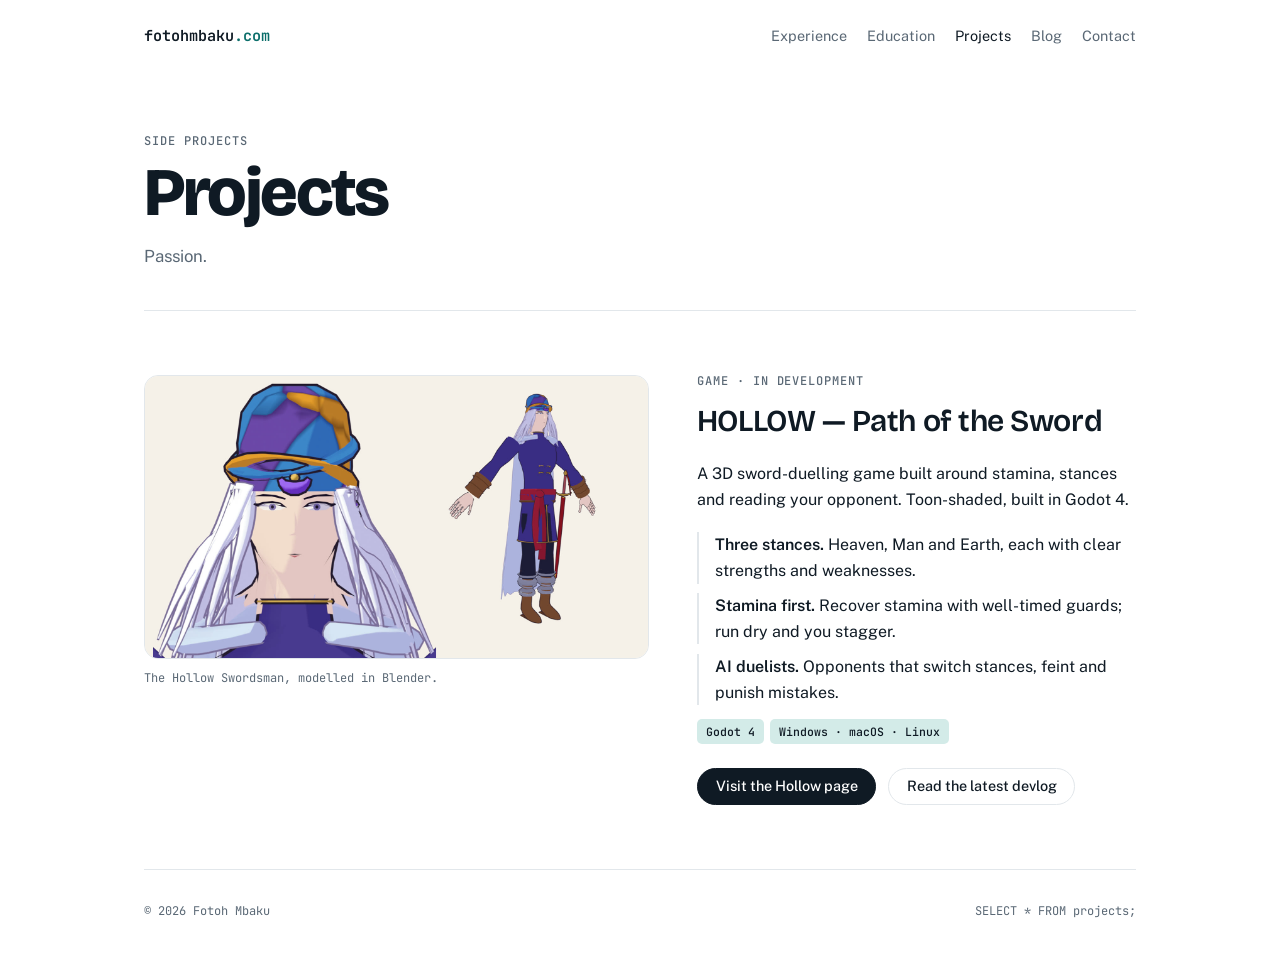
<file: projects/index.html>
<!doctype html>
<html lang="en">
<head>
<meta charset="utf-8">
<meta name="viewport" content="width=device-width, initial-scale=1, viewport-fit=cover">
<title>Projects | Fotoh Mbaku</title>
<meta name="description" content="Side projects by Fotoh Mbaku, including HOLLOW — Path of the Sword, a 3D sword-duelling game in development.">
<link rel="canonical" href="https://fotohmbaku.com/projects/">
<meta name="author" content="Fotoh Mbaku">
<meta property="og:type" content="website">
<meta property="og:title" content="Projects | Fotoh Mbaku">
<meta property="og:description" content="Side projects by Fotoh Mbaku, including HOLLOW — Path of the Sword.">
<meta property="og:url" content="https://fotohmbaku.com/projects/">
<meta property="og:image" content="https://fotohmbaku.com/projects/hollow-cover.jpg">
<meta name="twitter:card" content="summary_large_image">
<link rel="preconnect" href="https://fonts.googleapis.com">
<link rel="preconnect" href="https://fonts.gstatic.com" crossorigin>
<link rel="stylesheet" href="https://fonts.googleapis.com/css2?family=Bricolage+Grotesque:opsz,wght@12..96,400;12..96,600;12..96,800&family=Public+Sans:wght@400;500;600&family=JetBrains+Mono:wght@400;500&display=swap">
<style>
/* Layout: a single reading column with the experience list as the centerpiece. */
:root {
  --bg: #ffffff;
  --surface: #ffffff;
  --fg: #0f1a24;
  --muted: #5a6875;
  --line: #e2e7eb;
  --accent: #0b6e6a;
  --accent-soft: #d3ebe8;
  --bar-2: #2c4b66;
  color-scheme: light;
  --font-display: "Bricolage Grotesque", "Avenir Next", "Segoe UI", sans-serif;
  --font-body: "Public Sans", "Helvetica Neue", Arial, sans-serif;
  --font-mono: "JetBrains Mono", ui-monospace, "SF Mono", Menlo, monospace;
}
* { box-sizing: border-box; }
html { scroll-behavior: smooth; }
body { margin: 0; }
img { max-width: 100%; }
body {
  background: var(--bg);
  color: var(--fg);
  font: 400 1rem/1.6 var(--font-body);
  -webkit-font-smoothing: antialiased;
}
.wrap {
  max-width: 64rem;
  margin: 0 auto;
  padding-left: max(16px, env(safe-area-inset-left, 0px));
  padding-right: max(16px, env(safe-area-inset-right, 0px));
}
a { color: var(--accent); text-underline-offset: 3px; }
a:focus-visible, button:focus-visible { outline: 2px solid var(--accent); outline-offset: 3px; border-radius: 4px; }
h1, h2, h3 { font-family: var(--font-display); text-wrap: balance; margin: 0; }
.label {
  font: 500 0.75rem/1 var(--font-mono);
  letter-spacing: 0.08em;
  text-transform: uppercase;
  color: var(--muted);
}

/* Header */
.top { padding-block: 1.5rem; display: flex; justify-content: space-between; align-items: center; gap: 1rem; flex-wrap: wrap; }
.mark { font: 600 0.95rem/1 var(--font-mono); color: var(--fg); text-decoration: none; }
.mark span { color: var(--accent); }
.top nav { display: flex; gap: 1.25rem; flex-wrap: wrap; }
.top nav a { color: var(--muted); text-decoration: none; font-size: 0.9rem; }
.top nav a:hover { color: var(--fg); }

/* Hero */
.hero {
  display: grid;
  grid-template-columns: minmax(0, 1fr) minmax(0, 18rem);
  gap: clamp(2rem, 5vw, 4rem);
  align-items: end;
  padding-block: clamp(2rem, 6vw, 4.5rem) clamp(2.5rem, 6vw, 4rem);
  border-bottom: 1px solid var(--line);
}
.hero h1 {
  font-size: clamp(2.75rem, 8vw, 5.25rem);
  font-weight: 800;
  line-height: 0.95;
  letter-spacing: -0.035em;
}
.hero .name {
  margin-top: 1rem;
  display: inline-grid;
  grid-template-columns: auto auto;
  column-gap: clamp(0.75rem, 2vw, 1.25rem);
  align-items: center;
}
.name h1 { display: contents; }
.name .first { grid-column: 1; grid-row: 1; }
.name .last { grid-column: 1; grid-row: 2; }
.name .say {
  grid-column: 2; grid-row: 1 / span 2; align-self: center;
  font: italic 500 clamp(0.95rem, 2vw, 1.25rem)/1 var(--font-mono);
  letter-spacing: 0.02em; color: var(--accent);
  padding: 0.45em 0.7em; border: 1px solid var(--accent); border-radius: 999px;
  background: var(--accent-soft); white-space: nowrap;
}
.name .slash { opacity: 0.55; font-style: normal; margin-inline: 0.15em; }
.hero .role { margin: 1.25rem 0 0; font: 600 clamp(1.05rem, 2vw, 1.25rem)/1.4 var(--font-display); }
.hero .role em { font-style: normal; color: var(--accent); }
.hero p.lede { max-width: 38rem; color: var(--muted); margin: 1rem 0 0; font-size: 1.05rem; }
.hero .links { display: flex; gap: 0.75rem; flex-wrap: wrap; margin-top: 1.75rem; }
.btn {
  display: inline-flex; align-items: center; gap: 0.5rem;
  padding: 0.65rem 1.1rem; border-radius: 999px;
  font: 500 0.9rem/1 var(--font-body); text-decoration: none;
  border: 1px solid var(--line); color: var(--fg); background: var(--surface);
}
.btn.primary { background: var(--fg); color: var(--bg); border-color: var(--fg); }
.btn:hover { border-color: var(--accent); }
.portrait { position: relative; margin: 0; }
.portrait img {
  display: block; width: 100%; height: auto; max-width: 100%; aspect-ratio: 4 / 5; object-fit: cover;
  border-radius: 14px; filter: saturate(0.92);
}
.portrait figcaption {
  box-shadow: 0 1px 3px rgba(15, 26, 36, 0.15);
  position: absolute; left: 0.75rem; bottom: 0.75rem;
  font: 500 0.7rem/1 var(--font-mono); letter-spacing: 0.06em;
  background: var(--surface); color: var(--fg); padding: 0.45rem 0.6rem; border-radius: 6px;
}
.portrait figcaption b { color: var(--accent); font-weight: 500; }

/* Section shell */
section.block { padding-block: clamp(2.5rem, 6vw, 4rem); border-bottom: 1px solid var(--line); }
.block-head { display: flex; justify-content: space-between; align-items: baseline; gap: 1rem; flex-wrap: wrap; margin-bottom: 1.75rem; }
.block-head h2 { font-size: clamp(1.6rem, 3.5vw, 2.1rem); font-weight: 600; letter-spacing: -0.02em; }

/* Experience list */
.jobs { display: grid; gap: 0; }
.job {
  display: grid; grid-template-columns: 11rem minmax(0, 1fr); gap: 1.5rem;
  padding-block: 1.75rem; border-top: 1px solid var(--line);
}
.job:first-child { border-top: 0; padding-top: 0; }
.job .when { font: 400 0.8rem/1.5 var(--font-mono); color: var(--muted); font-variant-numeric: tabular-nums; }
.job .when b { display: block; color: var(--fg); font-weight: 500; }
.job h3 { font-size: 1.35rem; font-weight: 600; letter-spacing: -0.01em; }
.job .meta { color: var(--muted); font-size: 0.9rem; margin-top: 0.15rem; }
.org { display: flex; align-items: center; gap: 0.9rem; }
.org > div { min-width: 0; }
.logo {
  flex: none; width: 48px; height: 48px; border-radius: 10px;
  border: 1px solid var(--line); background: var(--surface); object-fit: cover;
}
.job p { margin: 0.75rem 0 0; max-width: 40rem; }
.roles { list-style: none; margin: 0.9rem 0 0; padding: 0; display: grid; gap: 0.6rem; }
.roles li { display: flex; justify-content: space-between; gap: 1rem; flex-wrap: wrap; padding-left: 1rem; border-left: 2px solid var(--line); }
.roles li.now { border-left-color: var(--accent); }
.roles .rt { font-weight: 500; }
.roles .rd { font: 400 0.8rem/1.6 var(--font-mono); color: var(--muted); font-variant-numeric: tabular-nums; }
.tags { display: flex; flex-wrap: wrap; gap: 0.4rem; margin-top: 0.9rem; }
.tag { font: 500 0.72rem/1 var(--font-mono); padding: 0.4rem 0.55rem; border-radius: 5px; background: var(--accent-soft); color: var(--fg); }

/* Contact */
.contact p { margin: 0 0 1.25rem; color: var(--muted); max-width: 30rem; }
footer { padding-block: 2rem 3rem; color: var(--muted); font: 400 0.75rem/1.6 var(--font-mono); display: flex; justify-content: space-between; gap: 1rem; flex-wrap: wrap; }

@media (max-width: 720px) {
  .hero { grid-template-columns: 1fr; }
  .portrait { order: -1; max-width: 13rem; }
  .job { grid-template-columns: 1fr; gap: 0.5rem; }
}

/* Projects */
.project { display: grid; grid-template-columns: minmax(0, 1.15fr) minmax(0, 1fr); gap: clamp(1.5rem, 4vw, 3rem); align-items: start; }
.project .cover { margin: 0; }
.project .cover img { display: block; width: 100%; height: auto; aspect-ratio: 16 / 9; object-fit: cover; border-radius: 14px; border: 1px solid var(--line); }
.project .cover figcaption { margin-top: 0.6rem; color: var(--muted); font: 400 0.75rem/1.5 var(--font-mono); }
.project h3 { font-size: clamp(1.5rem, 3vw, 1.9rem); font-weight: 600; letter-spacing: -0.015em; }
.project .tagline { margin: 0.35rem 0 0; color: var(--accent); font: italic 500 0.95rem/1.4 var(--font-mono); }
.project p { margin: 1rem 0 0; }
.facts { list-style: none; margin: 1.25rem 0 0; padding: 0; display: grid; gap: 0.6rem; }
.facts li { padding-left: 1rem; border-left: 2px solid var(--line); }
.facts b { font-weight: 600; }
.project .links { display: flex; gap: 0.75rem; flex-wrap: wrap; margin-top: 1.5rem; }
.top nav a[aria-current="page"] { color: var(--fg); }
.intro { padding-block: clamp(2rem, 6vw, 4rem) clamp(1.5rem, 4vw, 2.5rem); border-bottom: 1px solid var(--line); }
.intro h1 { font-size: clamp(2.5rem, 7vw, 4.25rem); font-weight: 800; line-height: 1; letter-spacing: -0.035em; margin-top: 0.75rem; }
.intro p { max-width: 38rem; color: var(--muted); margin: 1rem 0 0; font-size: 1.05rem; }
@media (max-width: 720px) { .project { grid-template-columns: 1fr; } }
</style>
</head>
<body>
<div class="wrap">
  <header class="top">
    <a class="mark" href="/">fotohmbaku<span>.com</span></a>
    <nav aria-label="Pages">
      <a href="/#experience">Experience</a>
      <a href="/#education">Education</a>
      <a href="/projects/" aria-current="page">Projects</a>
      <a href="/blog/">Blog</a>
      <a href="/#contact">Contact</a>
    </nav>
  </header>

  <section class="intro">
    <div class="label">Side projects</div>
    <h1>Projects</h1>
    <p>Passion.</p>
  </section>

  <section class="block" id="hollow">
    <article class="project">
      <figure class="cover">
        <a href="/hollow/"><img src="hollow-cover.jpg" alt="The Hollow Swordsman, a toon-shaded character from HOLLOW" width="1600" height="900"></a>
        <figcaption>The Hollow Swordsman, modelled in Blender.</figcaption>
      </figure>
      <div>
        <div class="label">Game · In development</div>
        <h3 style="margin-top:0.6rem">HOLLOW — Path of the Sword</h3>
        <p>A 3D sword-duelling game built around stamina, stances and reading your opponent. Toon-shaded, built in Godot 4.</p>
        <ul class="facts">
          <li><b>Three stances.</b> Heaven, Man and Earth, each with clear strengths and weaknesses.</li>
          <li><b>Stamina first.</b> Recover stamina with well-timed guards; run dry and you stagger.</li>
          <li><b>AI duelists.</b> Opponents that switch stances, feint and punish mistakes.</li>
        </ul>
        <div class="tags">
          <span class="tag">Godot 4</span>
          <span class="tag">Windows · macOS · Linux</span>
        </div>
        <div class="links">
          <a class="btn primary" href="/hollow/">Visit the Hollow page</a>
          <a class="btn" href="/blog/latest/">Read the latest devlog</a>
        </div>
      </div>
    </article>
  </section>

  <footer>
    <span>© <span id="yr">2026</span> Fotoh Mbaku</span>
    <span>SELECT * FROM projects;</span>
  </footer>
</div>
<script>document.getElementById("yr").textContent = new Date().getFullYear();</script>
</body>
</html>
</file>
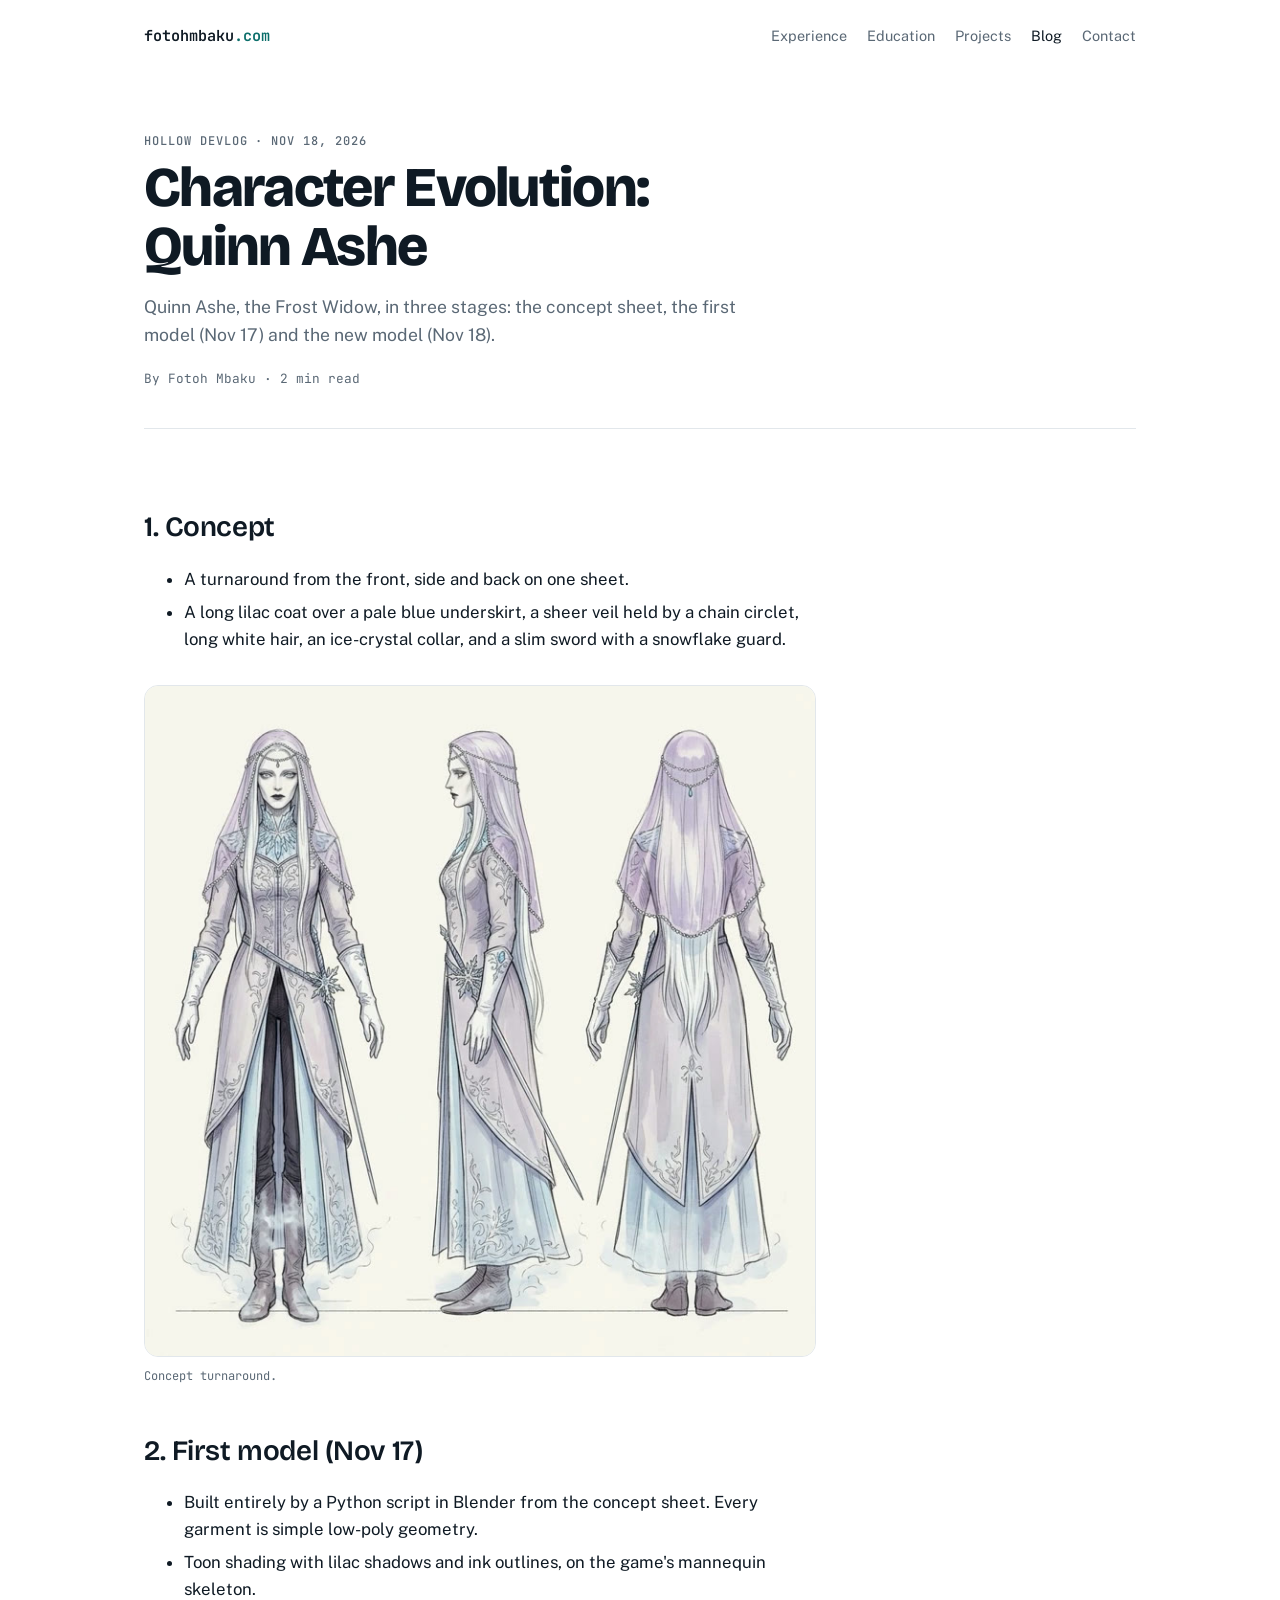
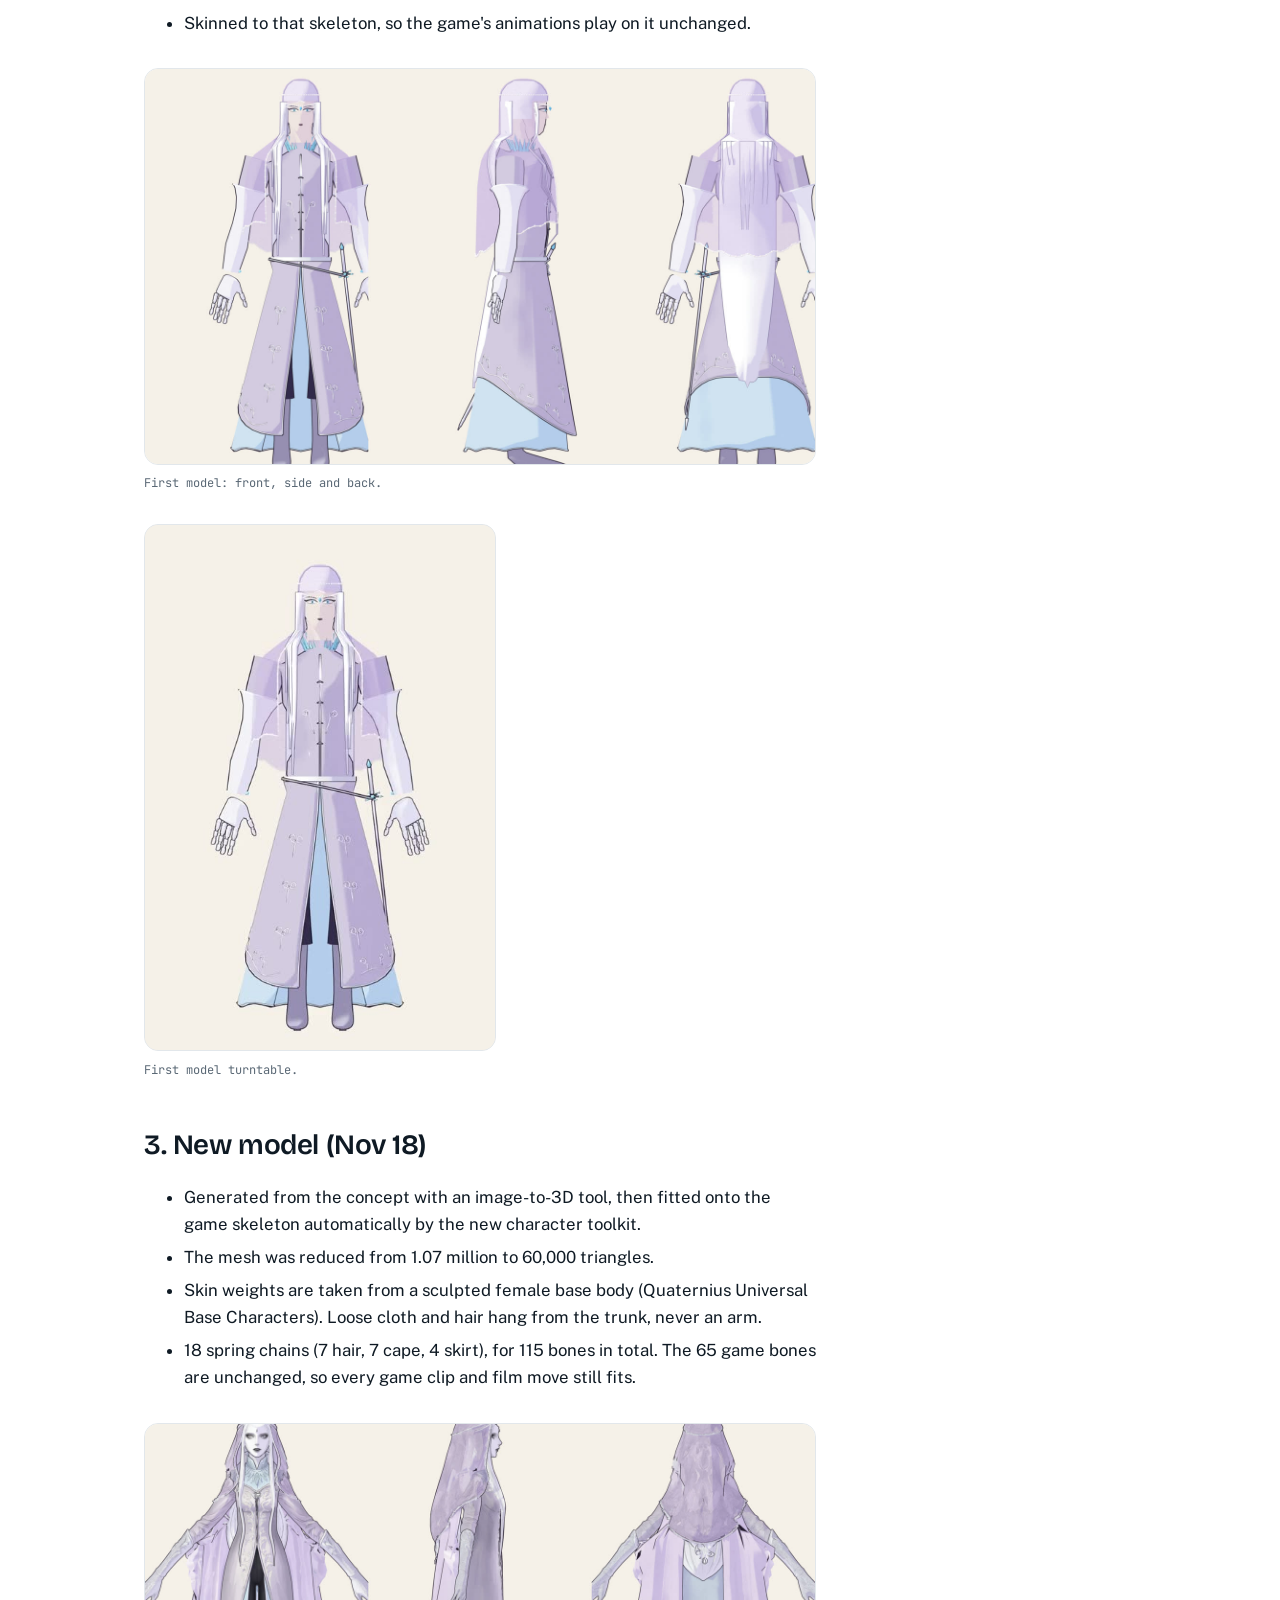
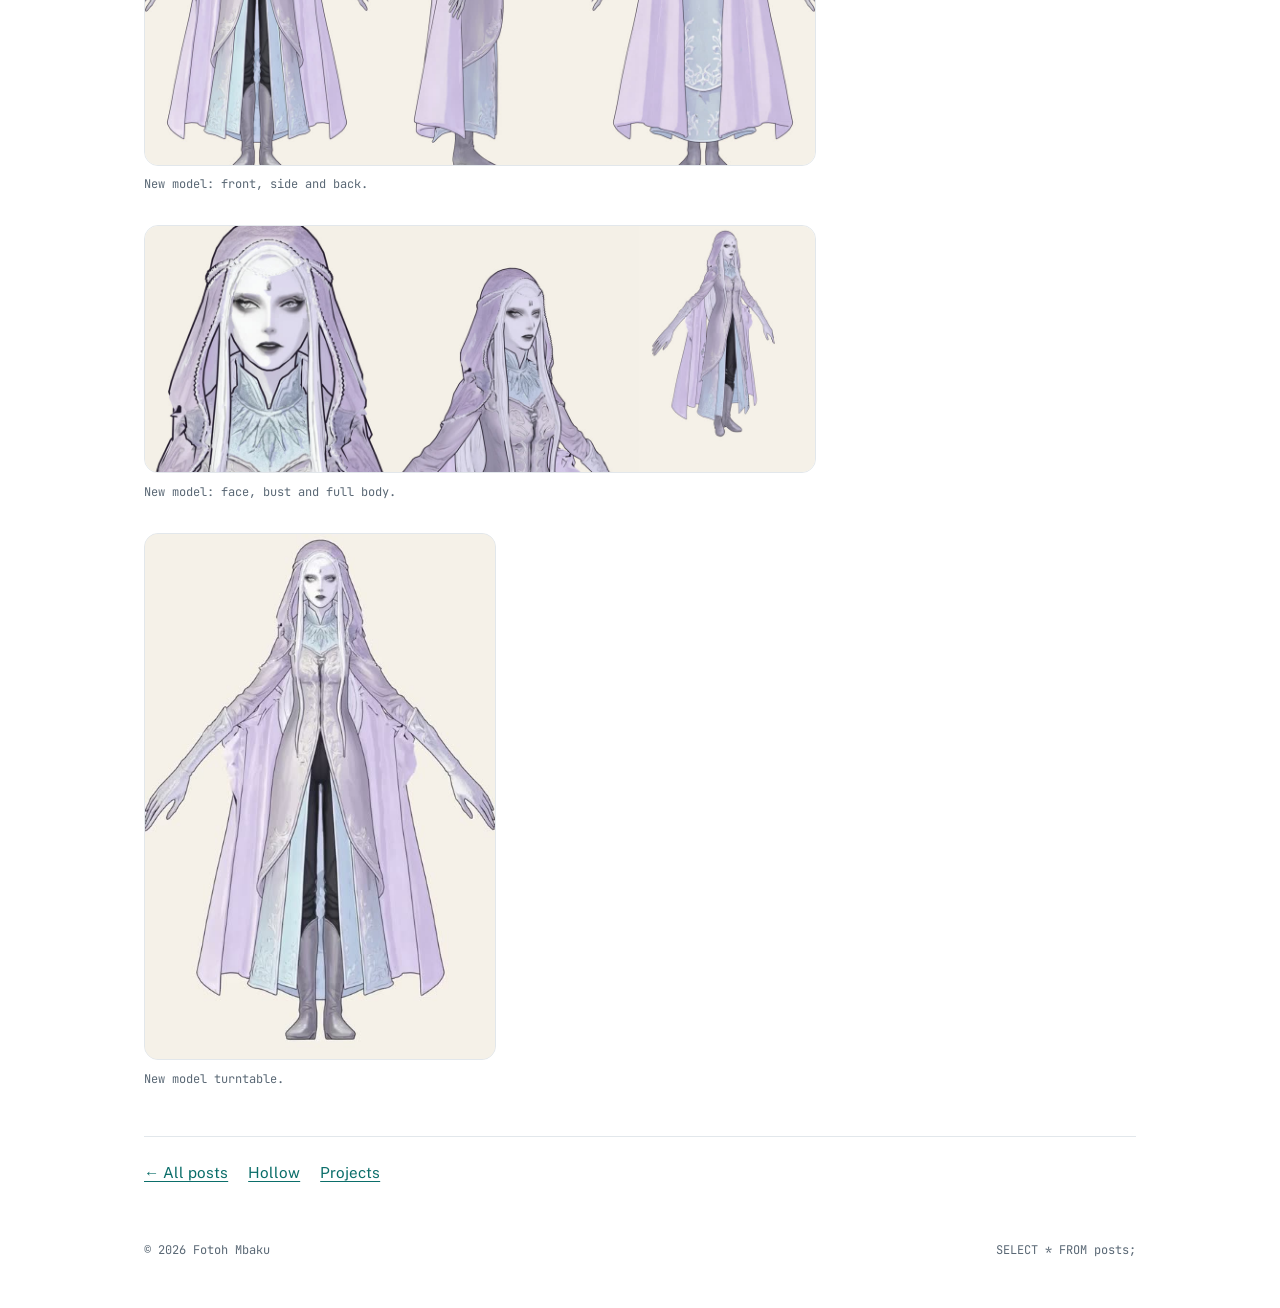
<file: blog/ashe-evolution/index.html>
<!doctype html>
<html lang="en">
<head>
<meta charset="utf-8">
<meta name="viewport" content="width=device-width, initial-scale=1, viewport-fit=cover">
<title>Character Evolution: Quinn Ashe | Fotoh Mbaku</title>
<meta name="description" content="Quinn Ashe's model from concept sheet to first render to today's rebuild.">
<link rel="canonical" href="https://fotohmbaku.com/blog/ashe-evolution/">
<meta name="author" content="Fotoh Mbaku">
<meta property="og:type" content="article">
<meta property="og:title" content="Character Evolution: Quinn Ashe">
<meta property="og:description" content="Quinn Ashe's model from concept sheet to first render to today's rebuild.">
<meta property="og:url" content="https://fotohmbaku.com/blog/ashe-evolution/">
<meta property="og:image" content="https://fotohmbaku.com/blog/ashe-evolution/share.jpg">
<meta property="og:image:secure_url" content="https://fotohmbaku.com/blog/ashe-evolution/share.jpg">
<meta property="og:image:type" content="image/jpeg">
<meta property="og:image:width" content="1200">
<meta property="og:image:height" content="630">
<meta property="og:image:alt" content="Quinn Ashe as concept art, first model and new model, side by side">
<meta property="og:site_name" content="Fotoh Mbaku">
<meta name="twitter:card" content="summary_large_image">
<meta name="twitter:image" content="https://fotohmbaku.com/blog/ashe-evolution/share.jpg">
<meta name="twitter:image:alt" content="Quinn Ashe as concept art, first model and new model, side by side">
<meta property="article:published_time" content="2026-11-18">
<link rel="preconnect" href="https://fonts.googleapis.com">
<link rel="preconnect" href="https://fonts.gstatic.com" crossorigin>
<link rel="stylesheet" href="https://fonts.googleapis.com/css2?family=Bricolage+Grotesque:opsz,wght@12..96,400;12..96,600;12..96,800&family=Public+Sans:wght@400;500;600&family=JetBrains+Mono:wght@400;500&display=swap">
<link rel="stylesheet" href="/blog/blog.css">
</head>
<body>
<div class="wrap">
  <header class="top">
    <a class="mark" href="/">fotohmbaku<span>.com</span></a>
    <nav aria-label="Pages">
      <a href="/#experience">Experience</a>
      <a href="/#education">Education</a>
      <a href="/projects/">Projects</a>
      <a href="/blog/" aria-current="page">Blog</a>
      <a href="/#contact">Contact</a>
    </nav>
  </header>

  <article>
    <header class="post-head">
      <div class="label">Hollow devlog · Nov 18, 2026</div>
      <h1>Character Evolution: Quinn Ashe</h1>
      <p class="dek">Quinn Ashe, the Frost Widow, in three stages: the concept sheet, the first model (Nov 17) and the new model (Nov 18).</p>
      <div class="meta">By Fotoh Mbaku · 2 min read</div>
    </header>

    <div class="prose">
      <h2>1. Concept</h2>
      <ul>
        <li>A turnaround from the front, side and back on one sheet.</li>
        <li>A long lilac coat over a pale blue underskirt, a sheer veil held by a chain circlet, long white hair, an ice-crystal collar, and a slim sword with a snowflake guard.</li>
      </ul>
      <figure class="media">
        <img src="concept.jpg" alt="Concept turnaround of Quinn Ashe from the front, side and back" width="700" height="700" loading="lazy">
        <figcaption>Concept turnaround.</figcaption>
      </figure>

      <h2>2. First model (Nov 17)</h2>
      <ul>
        <li>Built entirely by a Python script in Blender from the concept sheet. Every garment is simple low-poly geometry.</li>
        <li>Toon shading with lilac shadows and ink outlines, on the game's mannequin skeleton.</li>
        <li>Skinned to that skeleton, so the game's animations play on it unchanged.</li>
      </ul>
      <figure class="media">
        <img src="v1-views.jpg" alt="The first Blender model of Quinn Ashe from the front, side and back" width="1400" height="824" loading="lazy">
        <figcaption>First model: front, side and back.</figcaption>
      </figure>
      <figure class="media narrow">
        <video src="v1-turntable.mp4" poster="v1-turntable.jpg" width="480" height="720" autoplay muted loop playsinline preload="metadata"></video>
        <figcaption>First model turntable.</figcaption>
      </figure>

      <h2>3. New model (Nov 18)</h2>
      <ul>
        <li>Generated from the concept with an image-to-3D tool, then fitted onto the game skeleton automatically by the new character toolkit.</li>
        <li>The mesh was reduced from 1.07 million to 60,000 triangles.</li>
        <li>Skin weights are taken from a sculpted female base body (Quaternius Universal Base Characters). Loose cloth and hair hang from the trunk, never an arm.</li>
        <li>18 spring chains (7 hair, 7 cape, 4 skirt), for 115 bones in total. The 65 game bones are unchanged, so every game clip and film move still fits.</li>
      </ul>
      <figure class="media">
        <img src="ashe-views.jpg" alt="Quinn Ashe's new model from the front, side and back" width="1400" height="712" loading="lazy">
        <figcaption>New model: front, side and back.</figcaption>
      </figure>
      <figure class="media">
        <img src="v2-face.jpg" alt="Close-ups of the new model's face, bust and full body" width="1400" height="514" loading="lazy">
        <figcaption>New model: face, bust and full body.</figcaption>
      </figure>
      <figure class="media narrow">
        <video src="ashe-turntable.mp4" poster="ashe-turntable.jpg" width="480" height="720" autoplay muted loop playsinline preload="metadata"></video>
        <figcaption>New model turntable.</figcaption>
      </figure>
    </div>
  </article>

  <div class="post-foot">
    <a href="/blog/">← All posts</a>
    <a href="/hollow/">Hollow</a>
    <a href="/projects/">Projects</a>
  </div>

  <footer>
    <span>© <span id="yr">2026</span> Fotoh Mbaku</span>
    <span>SELECT * FROM posts;</span>
  </footer>
</div>
<script>document.getElementById("yr").textContent = new Date().getFullYear();</script>
</body>
</html>
</file>
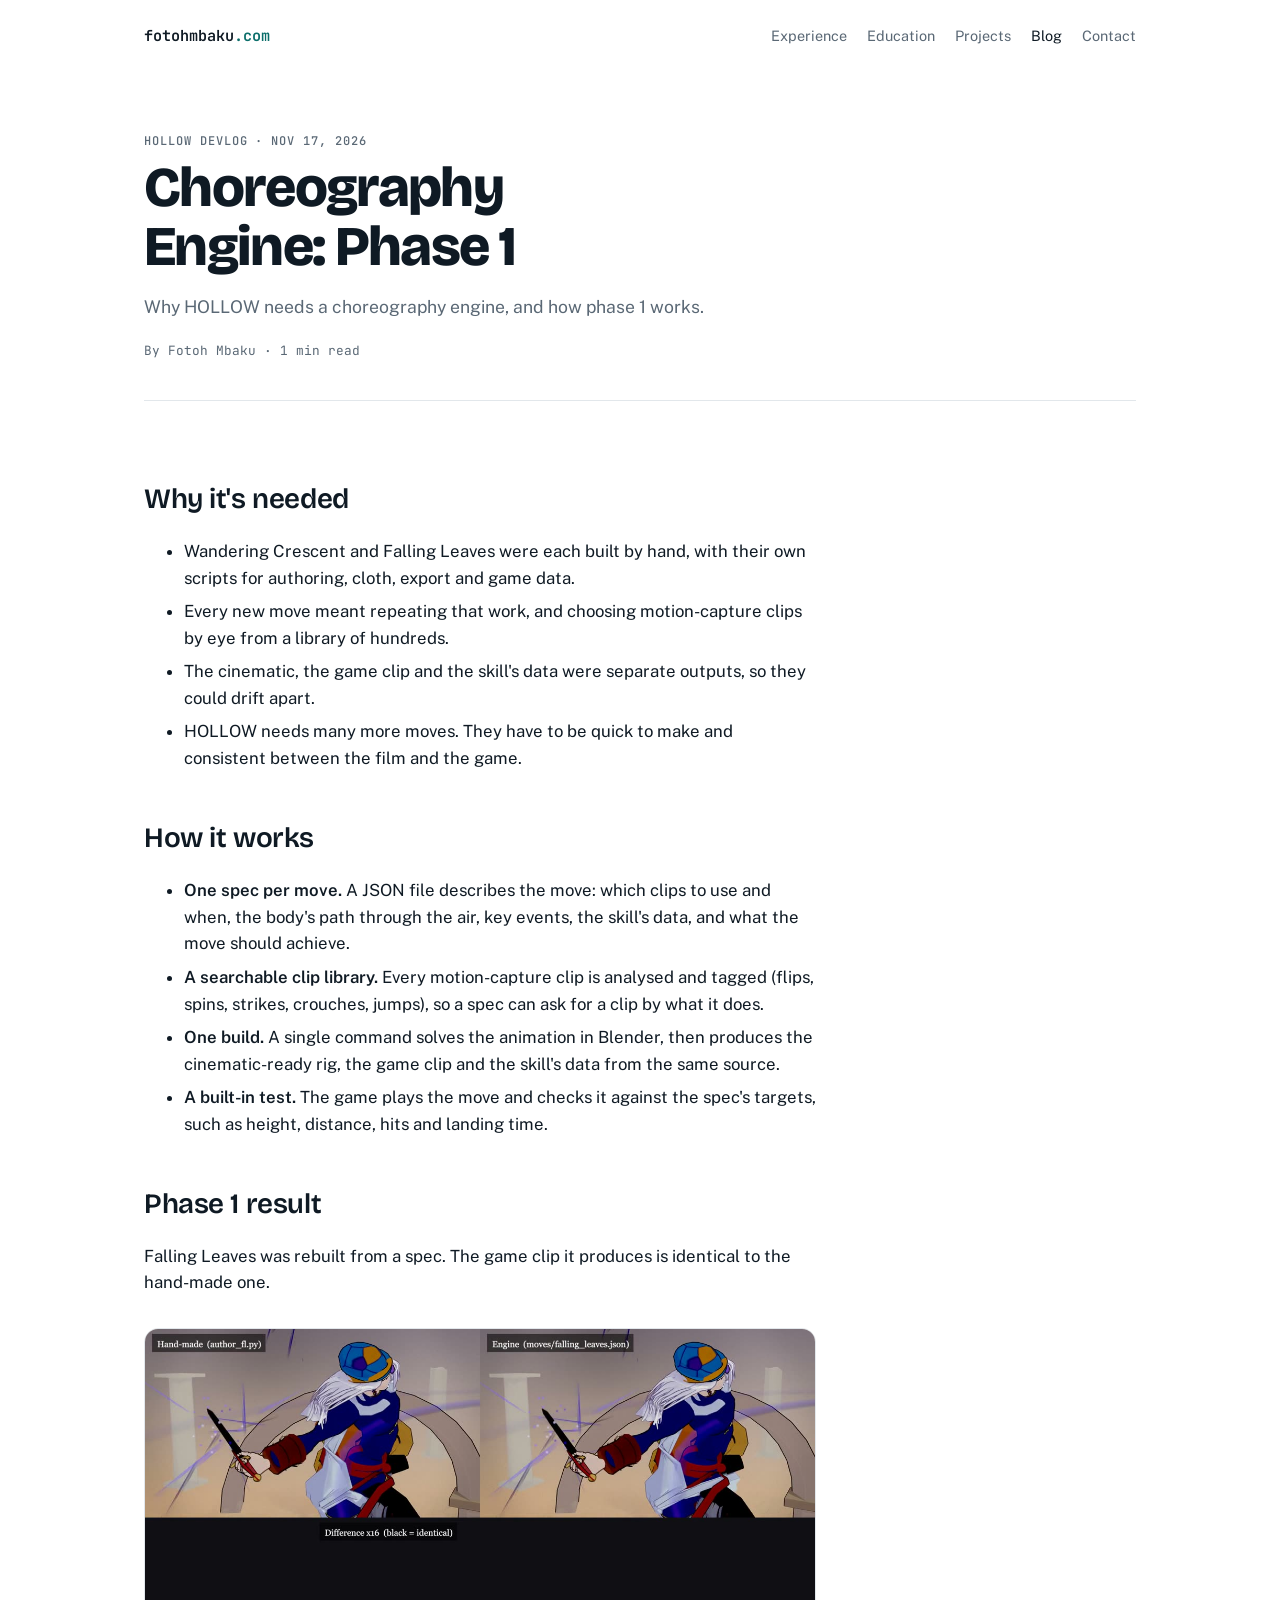
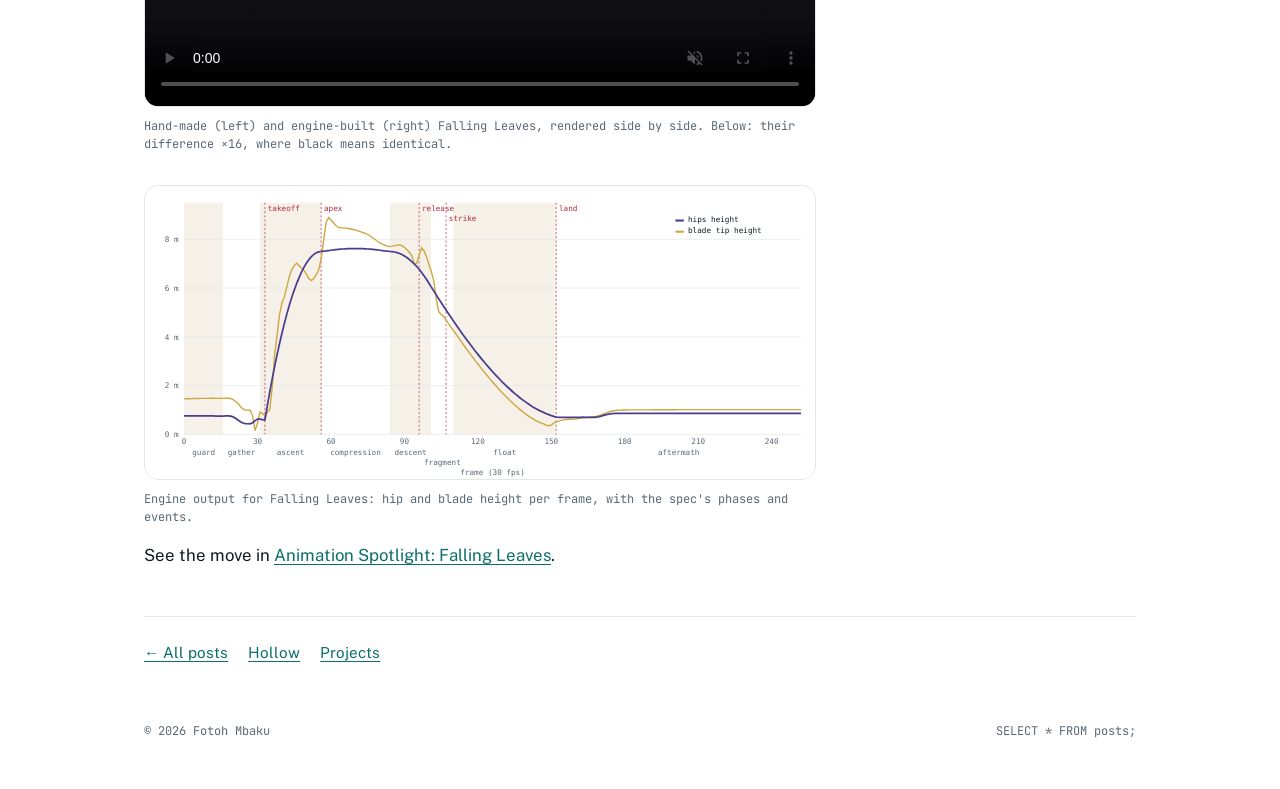
<file: blog/choreography-engine-1/index.html>
<!doctype html>
<html lang="en">
<head>
<meta charset="utf-8">
<meta name="viewport" content="width=device-width, initial-scale=1, viewport-fit=cover">
<title>Choreography Engine: Phase 1 | Fotoh Mbaku</title>
<meta name="description" content="Why HOLLOW needs a choreography engine, and a high-level overview of how phase 1 works.">
<link rel="canonical" href="https://fotohmbaku.com/blog/choreography-engine-1/">
<meta name="author" content="Fotoh Mbaku">
<meta property="og:type" content="article">
<meta property="og:title" content="Choreography Engine: Phase 1">
<meta property="og:description" content="Why HOLLOW needs a choreography engine, and a high-level overview of how phase 1 works.">
<meta property="og:url" content="https://fotohmbaku.com/blog/choreography-engine-1/">
<meta property="og:image" content="https://fotohmbaku.com/blog/choreography-engine-1/share.jpg">
<meta property="og:image:secure_url" content="https://fotohmbaku.com/blog/choreography-engine-1/share.jpg">
<meta property="og:image:type" content="image/jpeg">
<meta property="og:image:width" content="1200">
<meta property="og:image:height" content="630">
<meta property="og:image:alt" content="Chart of hip and blade height across the Falling Leaves move">
<meta property="og:site_name" content="Fotoh Mbaku">
<meta name="twitter:card" content="summary_large_image">
<meta name="twitter:image" content="https://fotohmbaku.com/blog/choreography-engine-1/share.jpg">
<meta name="twitter:image:alt" content="Chart of hip and blade height across the Falling Leaves move">
<meta property="article:published_time" content="2026-11-17">
<link rel="preconnect" href="https://fonts.googleapis.com">
<link rel="preconnect" href="https://fonts.gstatic.com" crossorigin>
<link rel="stylesheet" href="https://fonts.googleapis.com/css2?family=Bricolage+Grotesque:opsz,wght@12..96,400;12..96,600;12..96,800&family=Public+Sans:wght@400;500;600&family=JetBrains+Mono:wght@400;500&display=swap">
<link rel="stylesheet" href="/blog/blog.css">
</head>
<body>
<div class="wrap">
  <header class="top">
    <a class="mark" href="/">fotohmbaku<span>.com</span></a>
    <nav aria-label="Pages">
      <a href="/#experience">Experience</a>
      <a href="/#education">Education</a>
      <a href="/projects/">Projects</a>
      <a href="/blog/" aria-current="page">Blog</a>
      <a href="/#contact">Contact</a>
    </nav>
  </header>

  <article>
    <header class="post-head">
      <div class="label">Hollow devlog · Nov 17, 2026</div>
      <h1>Choreography Engine: Phase 1</h1>
      <p class="dek">Why HOLLOW needs a choreography engine, and how phase 1 works.</p>
      <div class="meta">By Fotoh Mbaku · 1 min read</div>
    </header>

    <div class="prose">
      <h2>Why it's needed</h2>
      <ul>
        <li>Wandering Crescent and Falling Leaves were each built by hand, with their own scripts for authoring, cloth, export and game data.</li>
        <li>Every new move meant repeating that work, and choosing motion-capture clips by eye from a library of hundreds.</li>
        <li>The cinematic, the game clip and the skill's data were separate outputs, so they could drift apart.</li>
        <li>HOLLOW needs many more moves. They have to be quick to make and consistent between the film and the game.</li>
      </ul>

      <h2>How it works</h2>
      <ul>
        <li><b>One spec per move.</b> A JSON file describes the move: which clips to use and when, the body's path through the air, key events, the skill's data, and what the move should achieve.</li>
        <li><b>A searchable clip library.</b> Every motion-capture clip is analysed and tagged (flips, spins, strikes, crouches, jumps), so a spec can ask for a clip by what it does.</li>
        <li><b>One build.</b> A single command solves the animation in Blender, then produces the cinematic-ready rig, the game clip and the skill's data from the same source.</li>
        <li><b>A built-in test.</b> The game plays the move and checks it against the spec's targets, such as height, distance, hits and landing time.</li>
      </ul>

      <h2>Phase 1 result</h2>
      <p>Falling Leaves was rebuilt from a spec. The game clip it produces is identical to the hand-made one.</p>
      <figure class="media">
        <video src="side-by-side.mp4" poster="side-by-side.jpg" width="1280" height="720" autoplay muted loop playsinline controls preload="metadata"></video>
        <figcaption>Hand-made (left) and engine-built (right) Falling Leaves, rendered side by side. Below: their difference ×16, where black means identical.</figcaption>
      </figure>
      <figure class="media">
        <img src="timeline.svg" alt="Chart of hip height and blade tip height across 252 frames of Falling Leaves, with phases and events marked" width="960" height="420" loading="lazy">
        <figcaption>Engine output for Falling Leaves: hip and blade height per frame, with the spec's phases and events.</figcaption>
      </figure>
      <p>See the move in <a href="/blog/falling-leaves/">Animation Spotlight: Falling Leaves</a>.</p>
    </div>
  </article>

  <div class="post-foot">
    <a href="/blog/">← All posts</a>
    <a href="/hollow/">Hollow</a>
    <a href="/projects/">Projects</a>
  </div>

  <footer>
    <span>© <span id="yr">2026</span> Fotoh Mbaku</span>
    <span>SELECT * FROM posts;</span>
  </footer>
</div>
<script>document.getElementById("yr").textContent = new Date().getFullYear();</script>
</body>
</html>
</file>
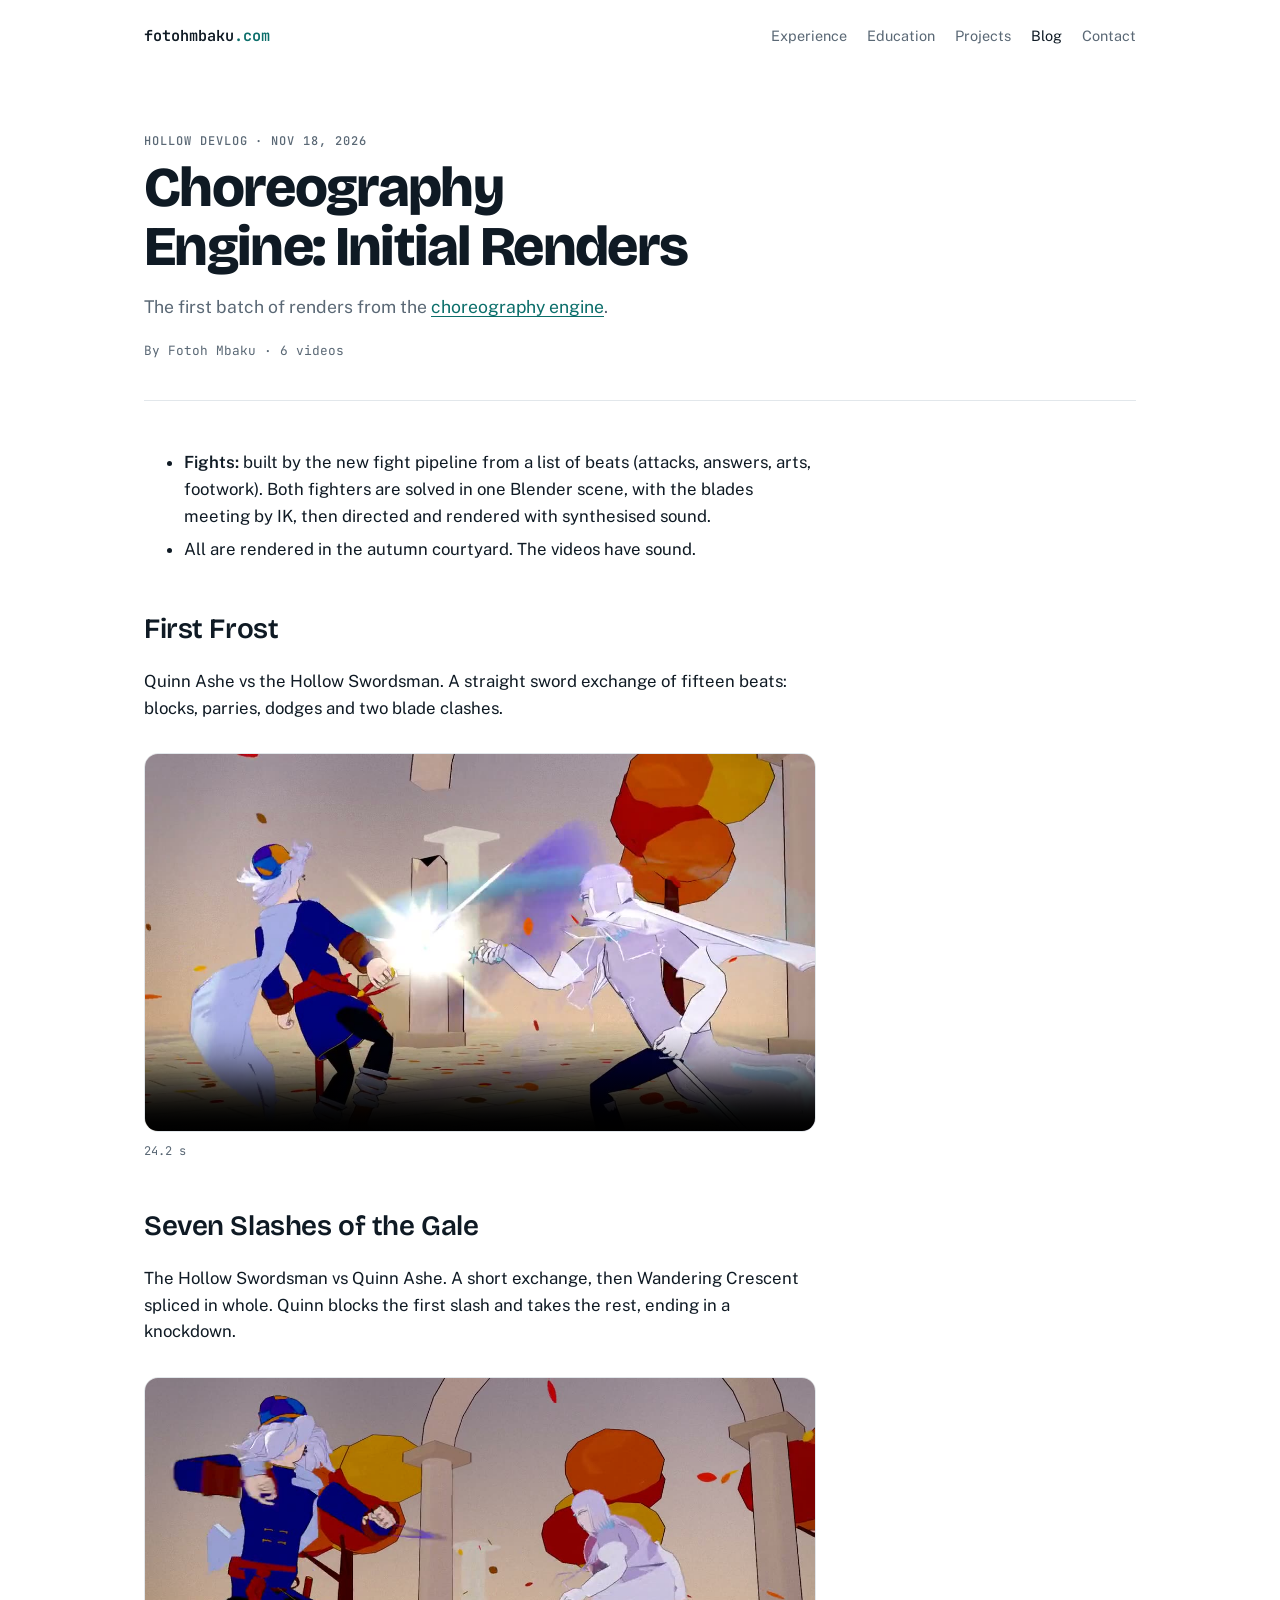
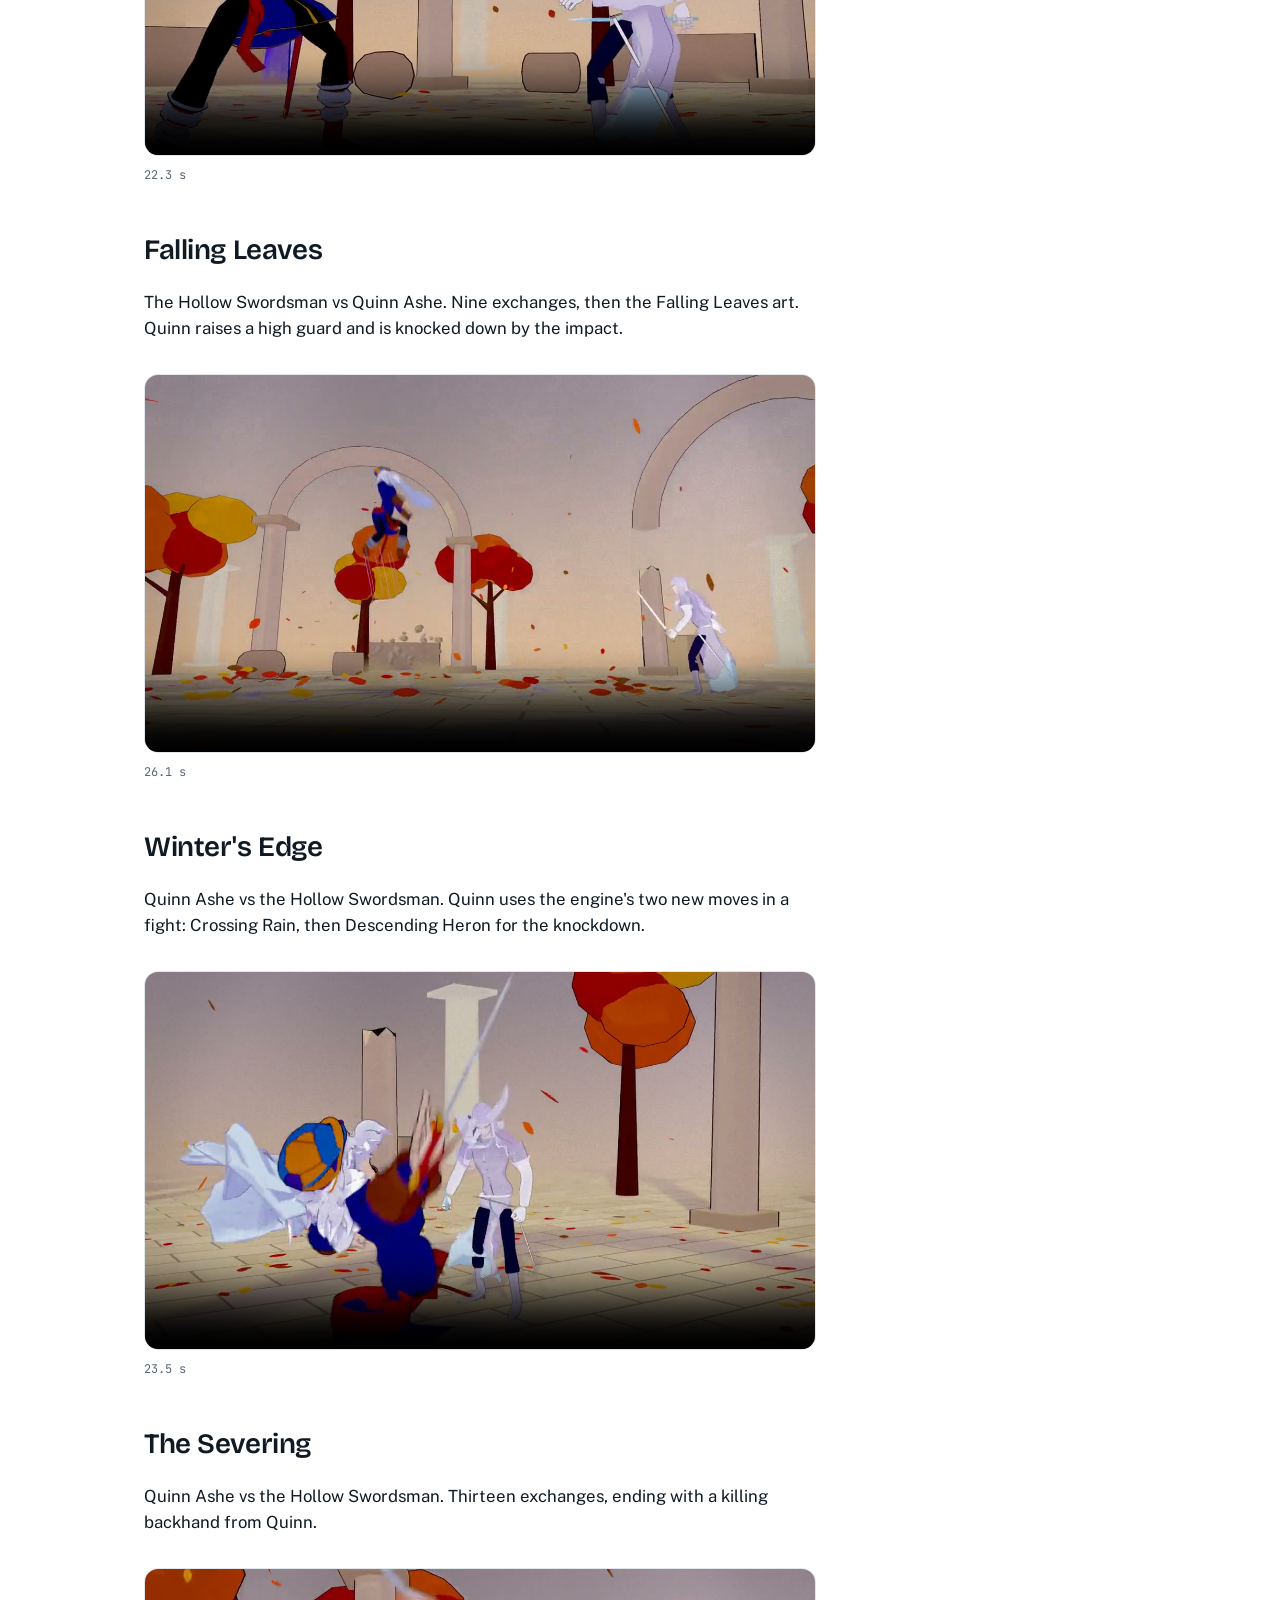
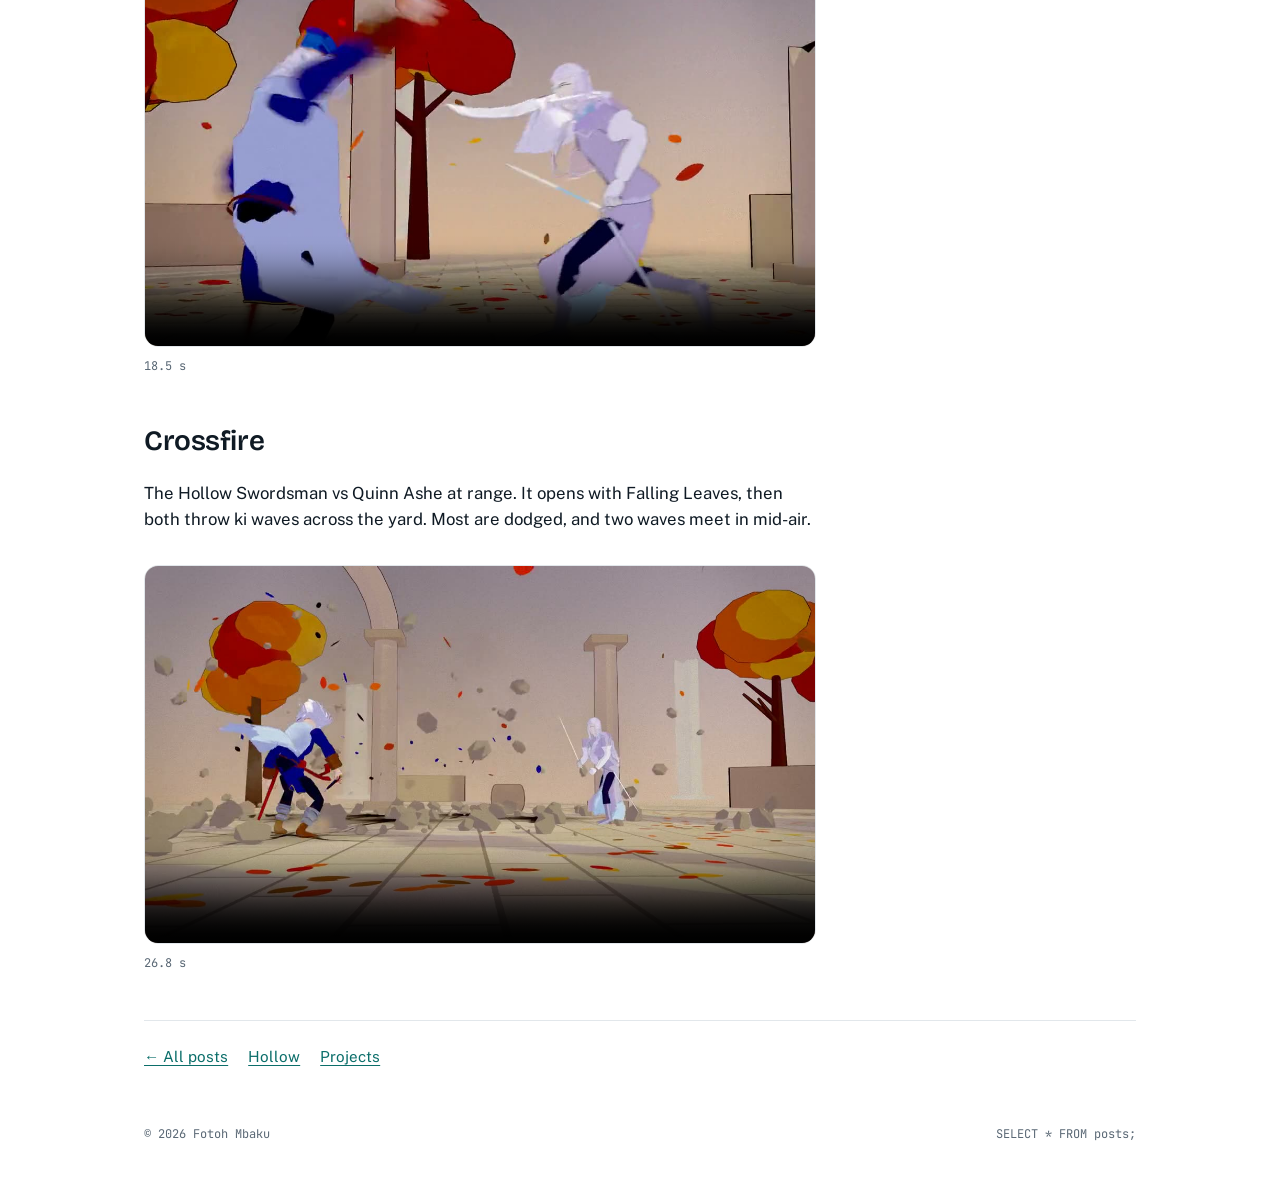
<file: blog/choreography-initial-renders/index.html>
<!doctype html>
<html lang="en">
<head>
<meta charset="utf-8">
<meta name="viewport" content="width=device-width, initial-scale=1, viewport-fit=cover">
<title>Choreography Engine: Initial Renders | Fotoh Mbaku</title>
<meta name="description" content="The first renders from the choreography engine: six 1v1 fights.">
<link rel="canonical" href="https://fotohmbaku.com/blog/choreography-initial-renders/">
<meta name="author" content="Fotoh Mbaku">
<meta property="og:type" content="article">
<meta property="og:title" content="Choreography Engine: Initial Renders">
<meta property="og:description" content="The first renders from the choreography engine: six 1v1 fights.">
<meta property="og:url" content="https://fotohmbaku.com/blog/choreography-initial-renders/">
<meta property="og:image" content="https://fotohmbaku.com/blog/choreography-initial-renders/share.jpg">
<meta property="og:image:secure_url" content="https://fotohmbaku.com/blog/choreography-initial-renders/share.jpg">
<meta property="og:image:type" content="image/jpeg">
<meta property="og:image:width" content="1200">
<meta property="og:image:height" content="630">
<meta property="og:image:alt" content="Quinn Ashe and the Hollow Swordsman clashing blades in First Frost">
<meta property="og:site_name" content="Fotoh Mbaku">
<meta name="twitter:card" content="summary_large_image">
<meta name="twitter:image" content="https://fotohmbaku.com/blog/choreography-initial-renders/share.jpg">
<meta name="twitter:image:alt" content="Quinn Ashe and the Hollow Swordsman clashing blades in First Frost">
<meta property="article:published_time" content="2026-11-18">
<link rel="preconnect" href="https://fonts.googleapis.com">
<link rel="preconnect" href="https://fonts.gstatic.com" crossorigin>
<link rel="stylesheet" href="https://fonts.googleapis.com/css2?family=Bricolage+Grotesque:opsz,wght@12..96,400;12..96,600;12..96,800&family=Public+Sans:wght@400;500;600&family=JetBrains+Mono:wght@400;500&display=swap">
<link rel="stylesheet" href="/blog/blog.css">
</head>
<body>
<div class="wrap">
  <header class="top">
    <a class="mark" href="/">fotohmbaku<span>.com</span></a>
    <nav aria-label="Pages">
      <a href="/#experience">Experience</a>
      <a href="/#education">Education</a>
      <a href="/projects/">Projects</a>
      <a href="/blog/" aria-current="page">Blog</a>
      <a href="/#contact">Contact</a>
    </nav>
  </header>

  <article>
    <header class="post-head">
      <div class="label">Hollow devlog · Nov 18, 2026</div>
      <h1>Choreography Engine: Initial Renders</h1>
      <p class="dek">The first batch of renders from the <a href="/blog/choreography-engine-1/">choreography engine</a>.</p>
      <div class="meta">By Fotoh Mbaku · 6 videos</div>
    </header>

    <div class="prose">
      <ul>
        <li><b>Fights:</b> built by the new fight pipeline from a list of beats (attacks, answers, arts, footwork). Both fighters are solved in one Blender scene, with the blades meeting by IK, then directed and rendered with synthesised sound.</li>
        <li>All are rendered in the autumn courtyard. The videos have sound.</li>
      </ul>
      <h2>First Frost</h2>
      <p>Quinn Ashe vs the Hollow Swordsman. A straight sword exchange of fifteen beats: blocks, parries, dodges and two blade clashes.</p>
      <figure class="media">
        <video src="first-frost.mp4" poster="first-frost.jpg" width="1280" height="720" controls playsinline preload="none"></video>
        <figcaption>24.2 s</figcaption>
      </figure>
      <h2>Seven Slashes of the Gale</h2>
      <p>The Hollow Swordsman vs Quinn Ashe. A short exchange, then Wandering Crescent spliced in whole. Quinn blocks the first slash and takes the rest, ending in a knockdown.</p>
      <figure class="media">
        <video src="the-gale.mp4" poster="the-gale.jpg" width="1280" height="720" controls playsinline preload="none"></video>
        <figcaption>22.3 s</figcaption>
      </figure>
      <h2>Falling Leaves</h2>
      <p>The Hollow Swordsman vs Quinn Ashe. Nine exchanges, then the Falling Leaves art. Quinn raises a high guard and is knocked down by the impact.</p>
      <figure class="media">
        <video src="falling-leaves.mp4" poster="falling-leaves.jpg" width="1280" height="720" controls playsinline preload="none"></video>
        <figcaption>26.1 s</figcaption>
      </figure>
      <h2>Winter's Edge</h2>
      <p>Quinn Ashe vs the Hollow Swordsman. Quinn uses the engine's two new moves in a fight: Crossing Rain, then Descending Heron for the knockdown.</p>
      <figure class="media">
        <video src="winters-edge.mp4" poster="winters-edge.jpg" width="1280" height="720" controls playsinline preload="none"></video>
        <figcaption>23.5 s</figcaption>
      </figure>
      <h2>The Severing</h2>
      <p>Quinn Ashe vs the Hollow Swordsman. Thirteen exchanges, ending with a killing backhand from Quinn.</p>
      <figure class="media">
        <video src="the-severing.mp4" poster="the-severing.jpg" width="1280" height="720" controls playsinline preload="none"></video>
        <figcaption>18.5 s</figcaption>
      </figure>
      <h2>Crossfire</h2>
      <p>The Hollow Swordsman vs Quinn Ashe at range. It opens with Falling Leaves, then both throw ki waves across the yard. Most are dodged, and two waves meet in mid-air.</p>
      <figure class="media">
        <video src="crossfire.mp4" poster="crossfire.jpg" width="1280" height="720" controls playsinline preload="none"></video>
        <figcaption>26.8 s</figcaption>
      </figure>
    </div>
  </article>

  <div class="post-foot">
    <a href="/blog/">← All posts</a>
    <a href="/hollow/">Hollow</a>
    <a href="/projects/">Projects</a>
  </div>

  <footer>
    <span>© <span id="yr">2026</span> Fotoh Mbaku</span>
    <span>SELECT * FROM posts;</span>
  </footer>
</div>
<script>document.getElementById("yr").textContent = new Date().getFullYear();</script>
</body>
</html>
</file>
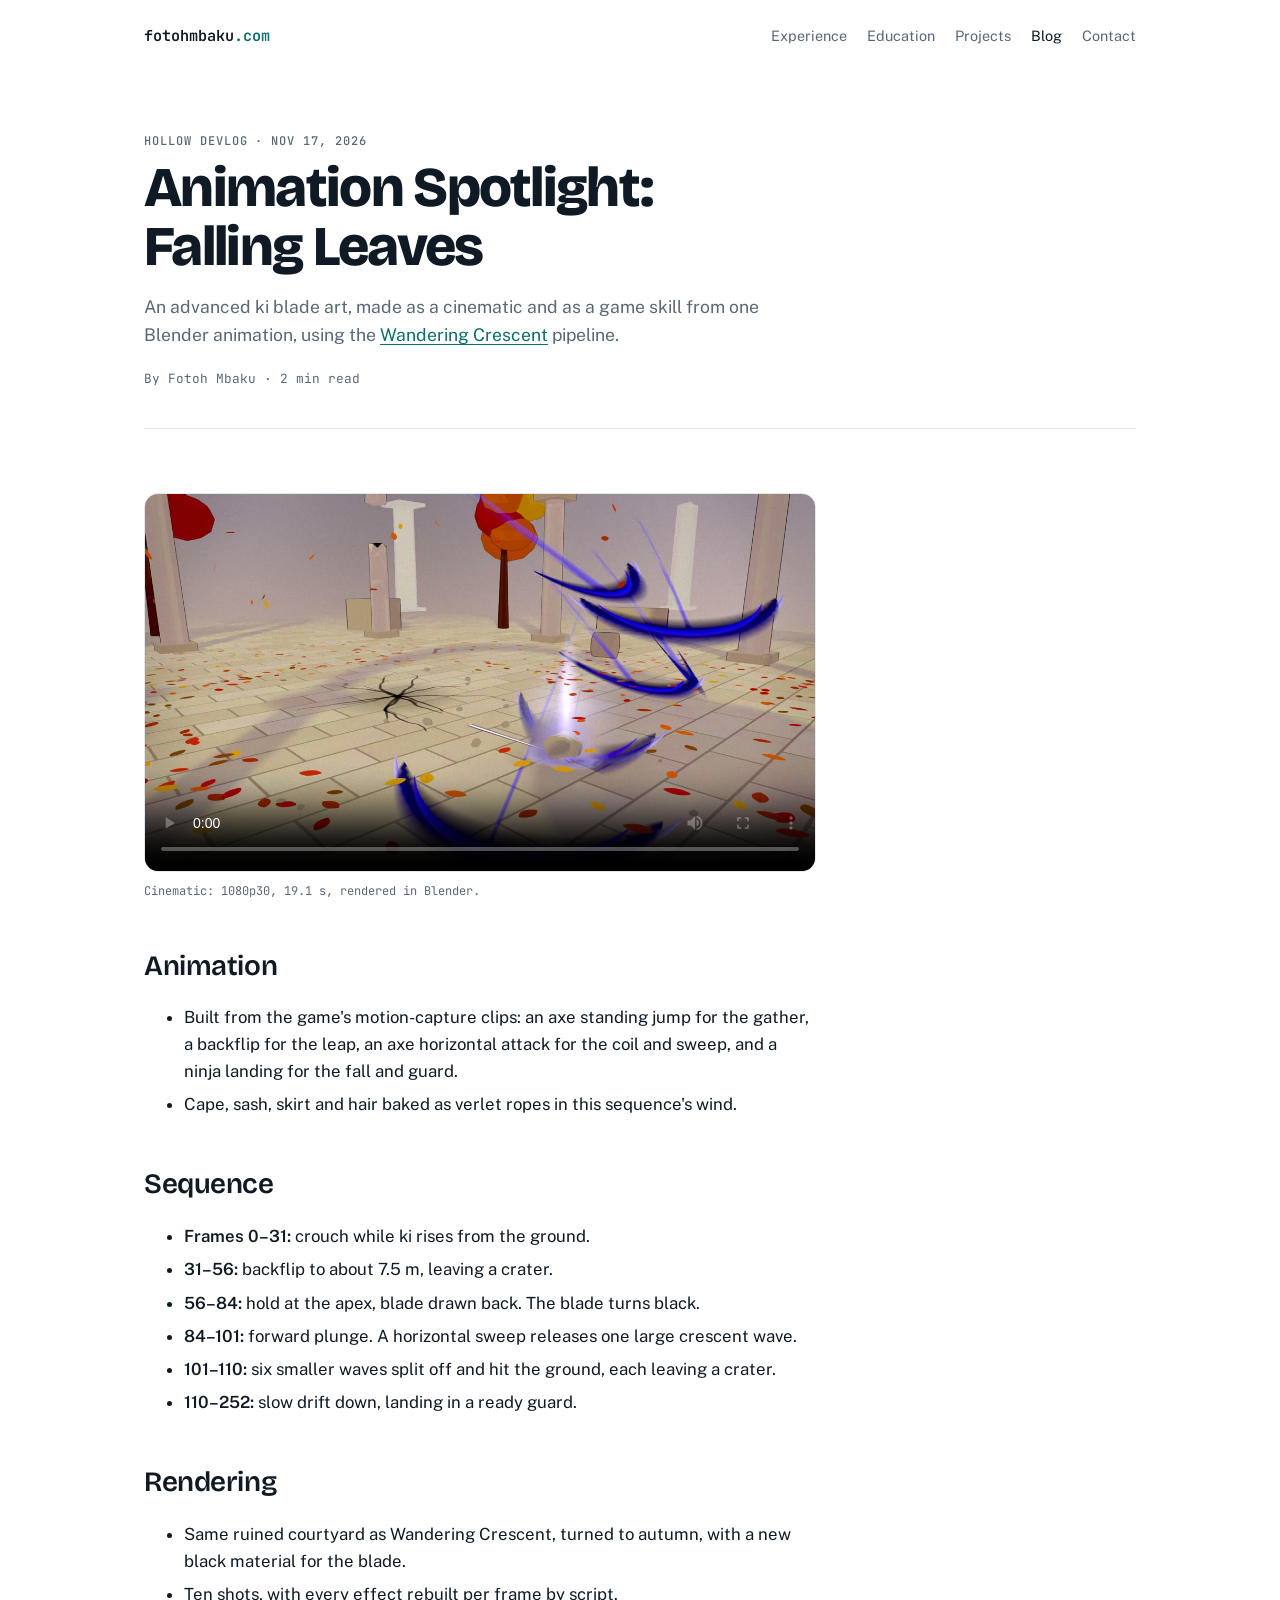
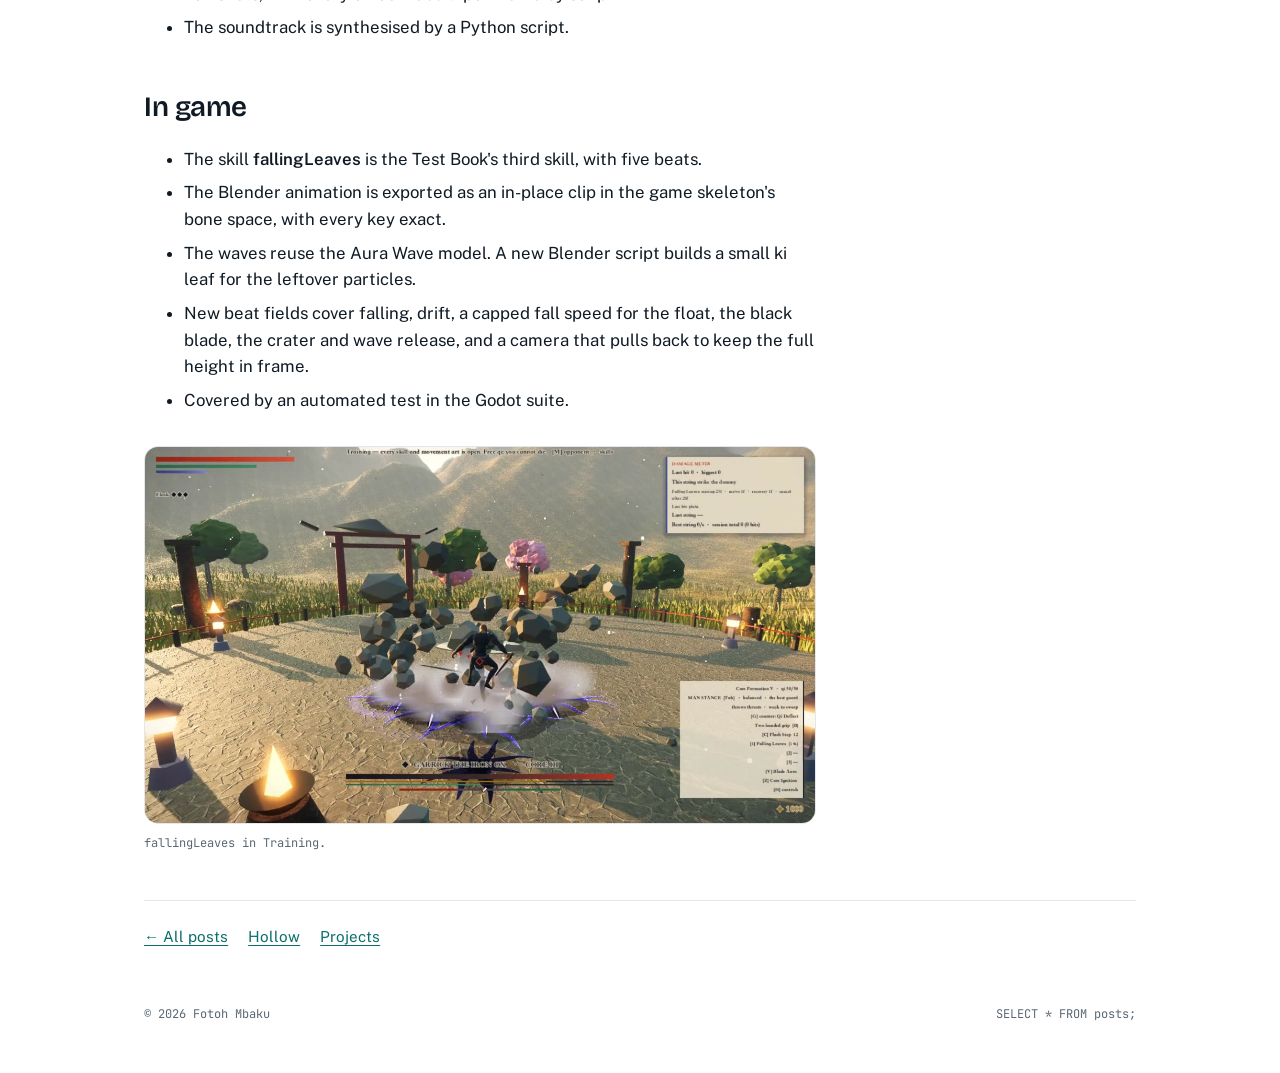
<file: blog/falling-leaves/index.html>
<!doctype html>
<html lang="en">
<head>
<meta charset="utf-8">
<meta name="viewport" content="width=device-width, initial-scale=1, viewport-fit=cover">
<title>Animation Spotlight: Falling Leaves | Fotoh Mbaku</title>
<meta name="description" content="The Falling Leaves cinematic and in-game skill: how they were built from one Blender animation.">
<link rel="canonical" href="https://fotohmbaku.com/blog/falling-leaves/">
<meta name="author" content="Fotoh Mbaku">
<meta property="og:type" content="article">
<meta property="og:title" content="Animation Spotlight: Falling Leaves">
<meta property="og:description" content="The Falling Leaves cinematic and in-game skill: how they were built from one Blender animation.">
<meta property="og:url" content="https://fotohmbaku.com/blog/falling-leaves/">
<meta property="og:image" content="https://fotohmbaku.com/blog/falling-leaves/share.jpg">
<meta property="og:image:secure_url" content="https://fotohmbaku.com/blog/falling-leaves/share.jpg">
<meta property="og:image:type" content="image/jpeg">
<meta property="og:image:width" content="1200">
<meta property="og:image:height" content="630">
<meta property="og:image:alt" content="The Hollow Swordsman under the Falling Leaves title card">
<meta property="og:site_name" content="Fotoh Mbaku">
<meta name="twitter:card" content="summary_large_image">
<meta name="twitter:image" content="https://fotohmbaku.com/blog/falling-leaves/share.jpg">
<meta name="twitter:image:alt" content="The Hollow Swordsman under the Falling Leaves title card">
<meta property="article:published_time" content="2026-11-17">
<link rel="preconnect" href="https://fonts.googleapis.com">
<link rel="preconnect" href="https://fonts.gstatic.com" crossorigin>
<link rel="stylesheet" href="https://fonts.googleapis.com/css2?family=Bricolage+Grotesque:opsz,wght@12..96,400;12..96,600;12..96,800&family=Public+Sans:wght@400;500;600&family=JetBrains+Mono:wght@400;500&display=swap">
<link rel="stylesheet" href="/blog/blog.css">
</head>
<body>
<div class="wrap">
  <header class="top">
    <a class="mark" href="/">fotohmbaku<span>.com</span></a>
    <nav aria-label="Pages">
      <a href="/#experience">Experience</a>
      <a href="/#education">Education</a>
      <a href="/projects/">Projects</a>
      <a href="/blog/" aria-current="page">Blog</a>
      <a href="/#contact">Contact</a>
    </nav>
  </header>

  <article>
    <header class="post-head">
      <div class="label">Hollow devlog · Nov 17, 2026</div>
      <h1>Animation Spotlight: Falling Leaves</h1>
      <p class="dek">An advanced ki blade art, made as a cinematic and as a game skill from one Blender animation, using the <a href="/blog/wandering-crescent/">Wandering Crescent</a> pipeline.</p>
      <div class="meta">By Fotoh Mbaku · 2 min read</div>
    </header>

    <div class="prose">
      <figure class="media">
        <video src="falling-leaves.mp4" poster="falling-leaves.jpg" width="1280" height="720" controls playsinline preload="metadata"></video>
        <figcaption>Cinematic: 1080p30, 19.1 s, rendered in Blender.</figcaption>
      </figure>

      <h2>Animation</h2>
      <ul>
        <li>Built from the game's motion-capture clips: an axe standing jump for the gather, a backflip for the leap, an axe horizontal attack for the coil and sweep, and a ninja landing for the fall and guard.</li>
        <li>Cape, sash, skirt and hair baked as verlet ropes in this sequence's wind.</li>
      </ul>

      <h2>Sequence</h2>
      <ul>
        <li><b>Frames 0–31:</b> crouch while ki rises from the ground.</li>
        <li><b>31–56:</b> backflip to about 7.5 m, leaving a crater.</li>
        <li><b>56–84:</b> hold at the apex, blade drawn back. The blade turns black.</li>
        <li><b>84–101:</b> forward plunge. A horizontal sweep releases one large crescent wave.</li>
        <li><b>101–110:</b> six smaller waves split off and hit the ground, each leaving a crater.</li>
        <li><b>110–252:</b> slow drift down, landing in a ready guard.</li>
      </ul>

      <h2>Rendering</h2>
      <ul>
        <li>Same ruined courtyard as Wandering Crescent, turned to autumn, with a new black material for the blade.</li>
        <li>Ten shots, with every effect rebuilt per frame by script.</li>
        <li>The soundtrack is synthesised by a Python script.</li>
      </ul>

      <h2>In game</h2>
      <ul>
        <li>The skill <b>fallingLeaves</b> is the Test Book's third skill, with five beats.</li>
        <li>The Blender animation is exported as an in-place clip in the game skeleton's bone space, with every key exact.</li>
        <li>The waves reuse the Aura Wave model. A new Blender script builds a small ki leaf for the leftover particles.</li>
        <li>New beat fields cover falling, drift, a capped fall speed for the float, the black blade, the crater and wave release, and a camera that pulls back to keep the full height in frame.</li>
        <li>Covered by an automated test in the Godot suite.</li>
      </ul>
      <figure class="media">
        <video src="ingame.mp4" poster="ingame.jpg" width="1280" height="720" autoplay muted loop playsinline preload="metadata"></video>
        <figcaption>fallingLeaves in Training.</figcaption>
      </figure>
    </div>
  </article>

  <div class="post-foot">
    <a href="/blog/">← All posts</a>
    <a href="/hollow/">Hollow</a>
    <a href="/projects/">Projects</a>
  </div>

  <footer>
    <span>© <span id="yr">2026</span> Fotoh Mbaku</span>
    <span>SELECT * FROM posts;</span>
  </footer>
</div>
<script>document.getElementById("yr").textContent = new Date().getFullYear();</script>
</body>
</html>
</file>
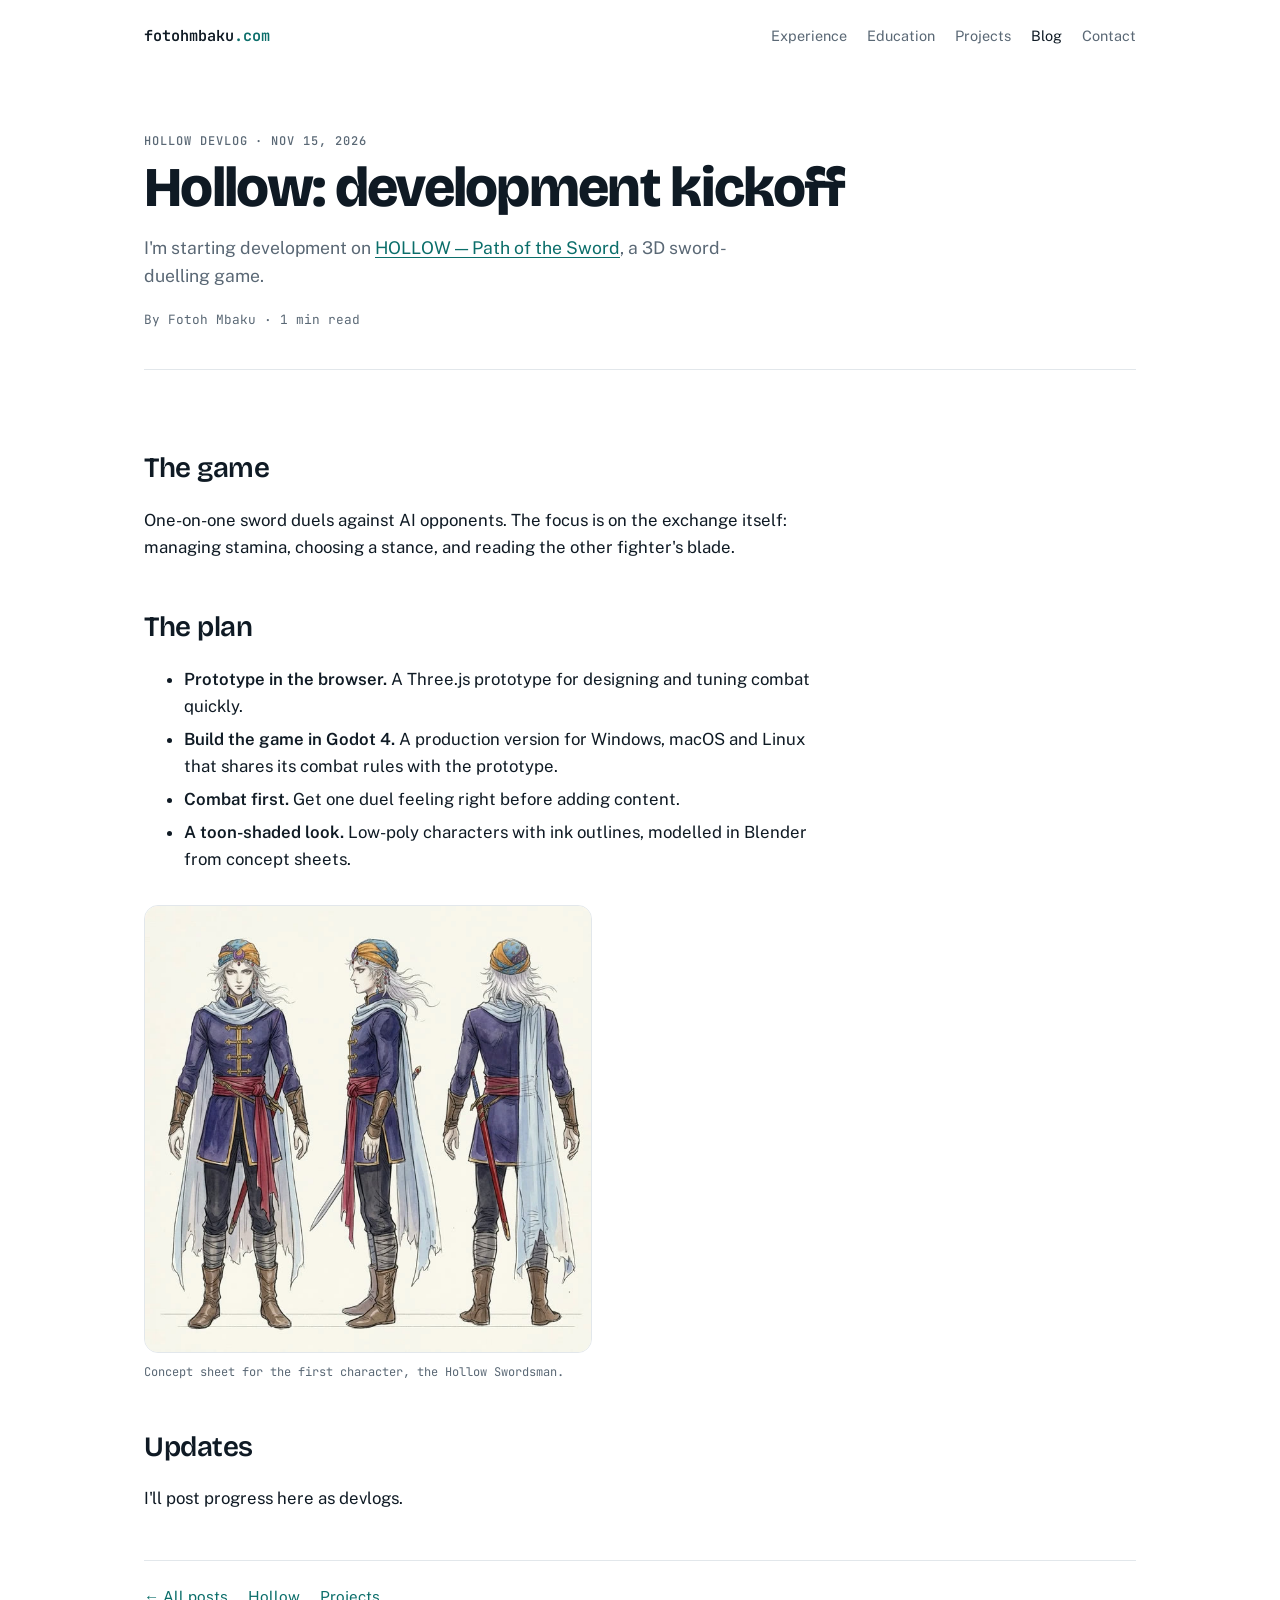
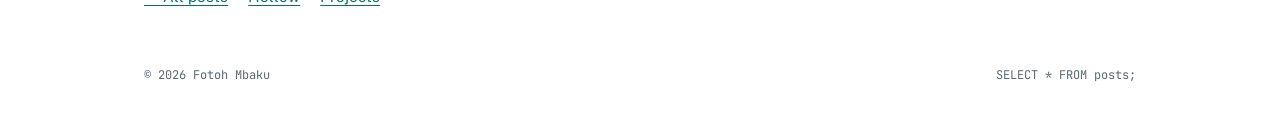
<file: blog/hollow-development-kickoff/index.html>
<!doctype html>
<html lang="en">
<head>
<meta charset="utf-8">
<meta name="viewport" content="width=device-width, initial-scale=1, viewport-fit=cover">
<title>Hollow: development kickoff | Fotoh Mbaku</title>
<meta name="description" content="Starting development on HOLLOW — Path of the Sword, a 3D sword-duelling game.">
<link rel="canonical" href="https://fotohmbaku.com/blog/hollow-development-kickoff/">
<meta name="author" content="Fotoh Mbaku">
<meta property="og:type" content="article">
<meta property="og:title" content="Hollow: development kickoff">
<meta property="og:description" content="Starting development on a 3D sword-duelling game.">
<meta property="og:url" content="https://fotohmbaku.com/blog/hollow-development-kickoff/">
<meta property="og:image" content="https://fotohmbaku.com/blog/hollow-development-kickoff/share.jpg">
<meta property="og:image:secure_url" content="https://fotohmbaku.com/blog/hollow-development-kickoff/share.jpg">
<meta property="og:image:type" content="image/jpeg">
<meta property="og:image:width" content="1200">
<meta property="og:image:height" content="630">
<meta property="og:image:alt" content="Concept sheet of the Hollow Swordsman">
<meta property="og:site_name" content="Fotoh Mbaku">
<meta name="twitter:card" content="summary_large_image">
<meta name="twitter:image" content="https://fotohmbaku.com/blog/hollow-development-kickoff/share.jpg">
<meta name="twitter:image:alt" content="Concept sheet of the Hollow Swordsman">
<meta property="article:published_time" content="2026-11-15">
<link rel="preconnect" href="https://fonts.googleapis.com">
<link rel="preconnect" href="https://fonts.gstatic.com" crossorigin>
<link rel="stylesheet" href="https://fonts.googleapis.com/css2?family=Bricolage+Grotesque:opsz,wght@12..96,400;12..96,600;12..96,800&family=Public+Sans:wght@400;500;600&family=JetBrains+Mono:wght@400;500&display=swap">
<link rel="stylesheet" href="/blog/blog.css">
</head>
<body>
<div class="wrap">
  <header class="top">
    <a class="mark" href="/">fotohmbaku<span>.com</span></a>
    <nav aria-label="Pages">
      <a href="/#experience">Experience</a>
      <a href="/#education">Education</a>
      <a href="/projects/">Projects</a>
      <a href="/blog/" aria-current="page">Blog</a>
      <a href="/#contact">Contact</a>
    </nav>
  </header>

  <article>
    <header class="post-head">
      <div class="label">Hollow devlog · Nov 15, 2026</div>
      <h1>Hollow: development kickoff</h1>
      <p class="dek">I'm starting development on <a href="/hollow/">HOLLOW — Path of the Sword</a>, a 3D sword-duelling game.</p>
      <div class="meta">By Fotoh Mbaku · 1 min read</div>
    </header>

    <div class="prose">
      <h2>The game</h2>
      <p>One-on-one sword duels against AI opponents. The focus is on the exchange itself: managing stamina, choosing a stance, and reading the other fighter's blade.</p>

      <h2>The plan</h2>
      <ul>
        <li><b>Prototype in the browser.</b> A Three.js prototype for designing and tuning combat quickly.</li>
        <li><b>Build the game in Godot 4.</b> A production version for Windows, macOS and Linux that shares its combat rules with the prototype.</li>
        <li><b>Combat first.</b> Get one duel feeling right before adding content.</li>
        <li><b>A toon-shaded look.</b> Low-poly characters with ink outlines, modelled in Blender from concept sheets.</li>
      </ul>

      <figure class="media narrow" style="max-width:28rem">
        <img src="swordsman-concept.jpg" alt="Concept sheet of the Hollow Swordsman from the front, side and back" width="700" height="700" loading="lazy">
        <figcaption>Concept sheet for the first character, the Hollow Swordsman.</figcaption>
      </figure>

      <h2>Updates</h2>
      <p>I'll post progress here as devlogs.</p>
    </div>
  </article>

  <div class="post-foot">
    <a href="/blog/">← All posts</a>
    <a href="/hollow/">Hollow</a>
    <a href="/projects/">Projects</a>
  </div>

  <footer>
    <span>© <span id="yr">2026</span> Fotoh Mbaku</span>
    <span>SELECT * FROM posts;</span>
  </footer>
</div>
<script>document.getElementById("yr").textContent = new Date().getFullYear();</script>
</body>
</html>
</file>
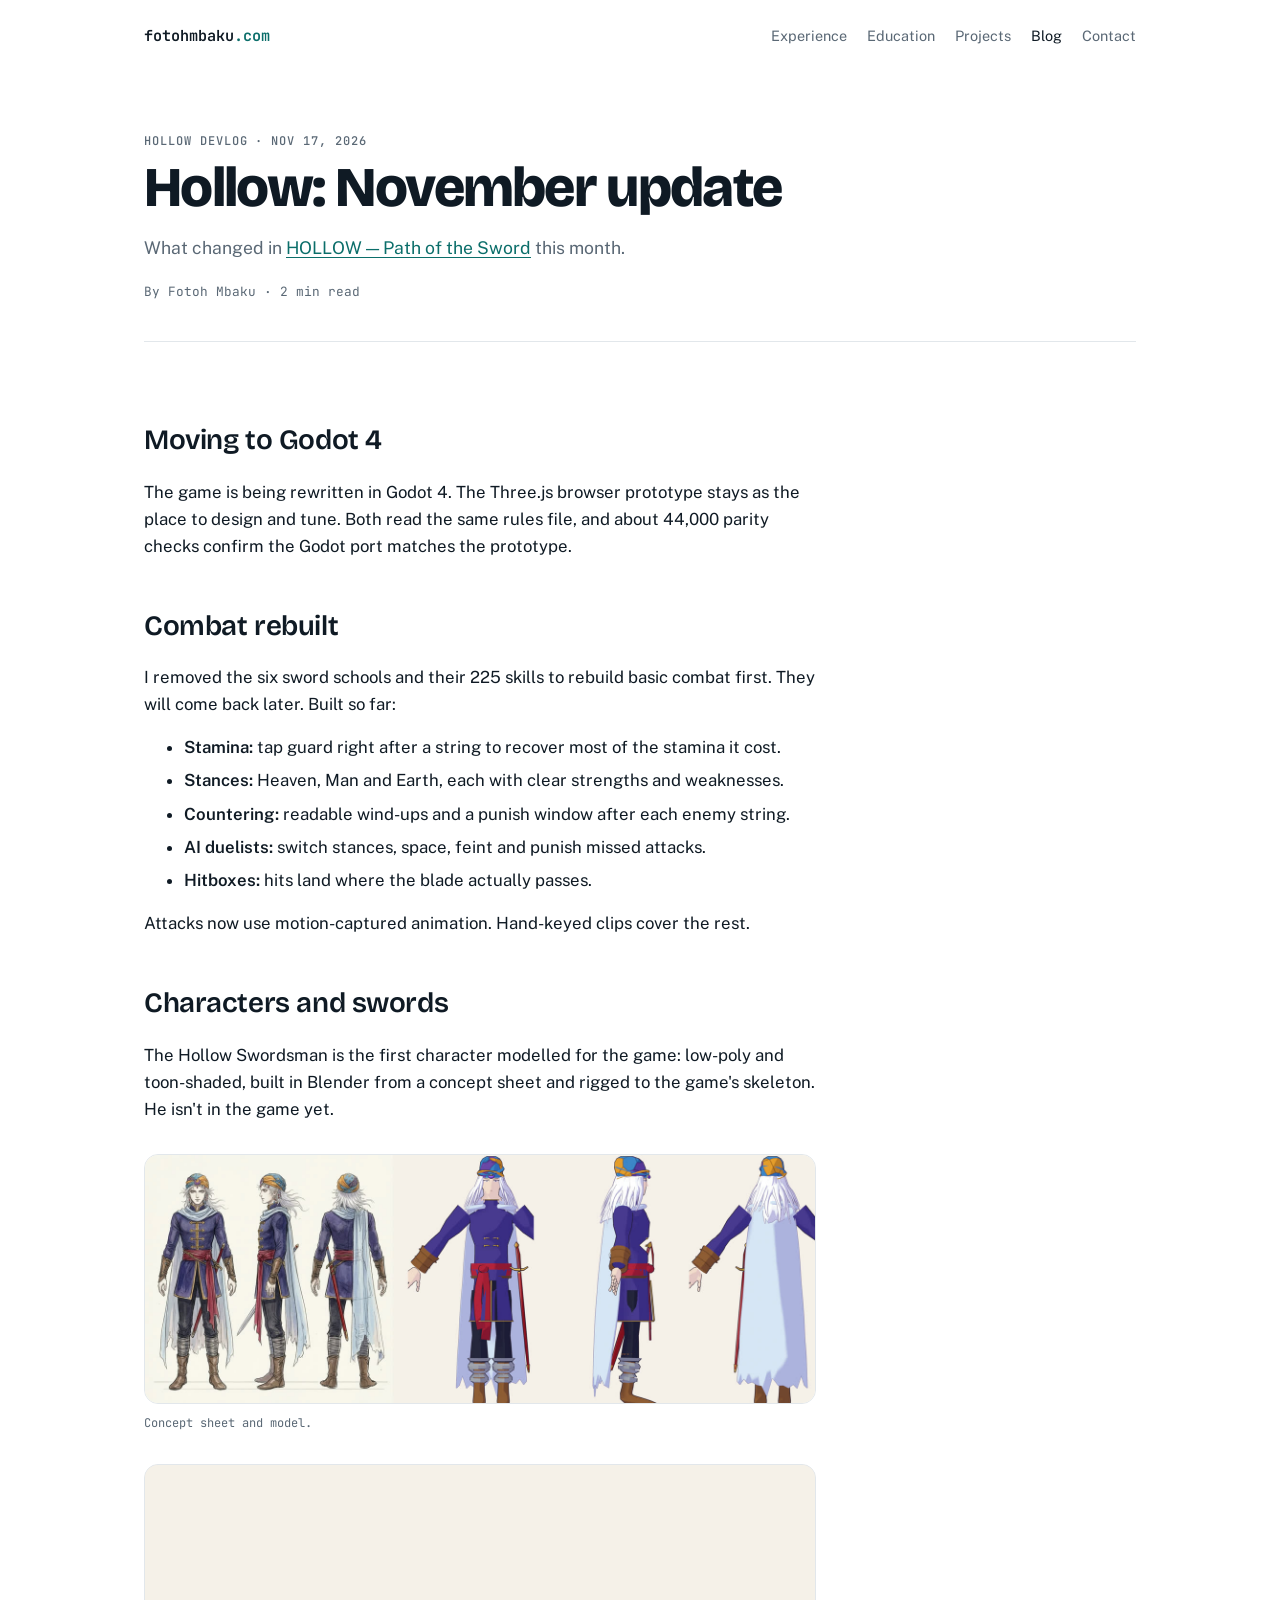
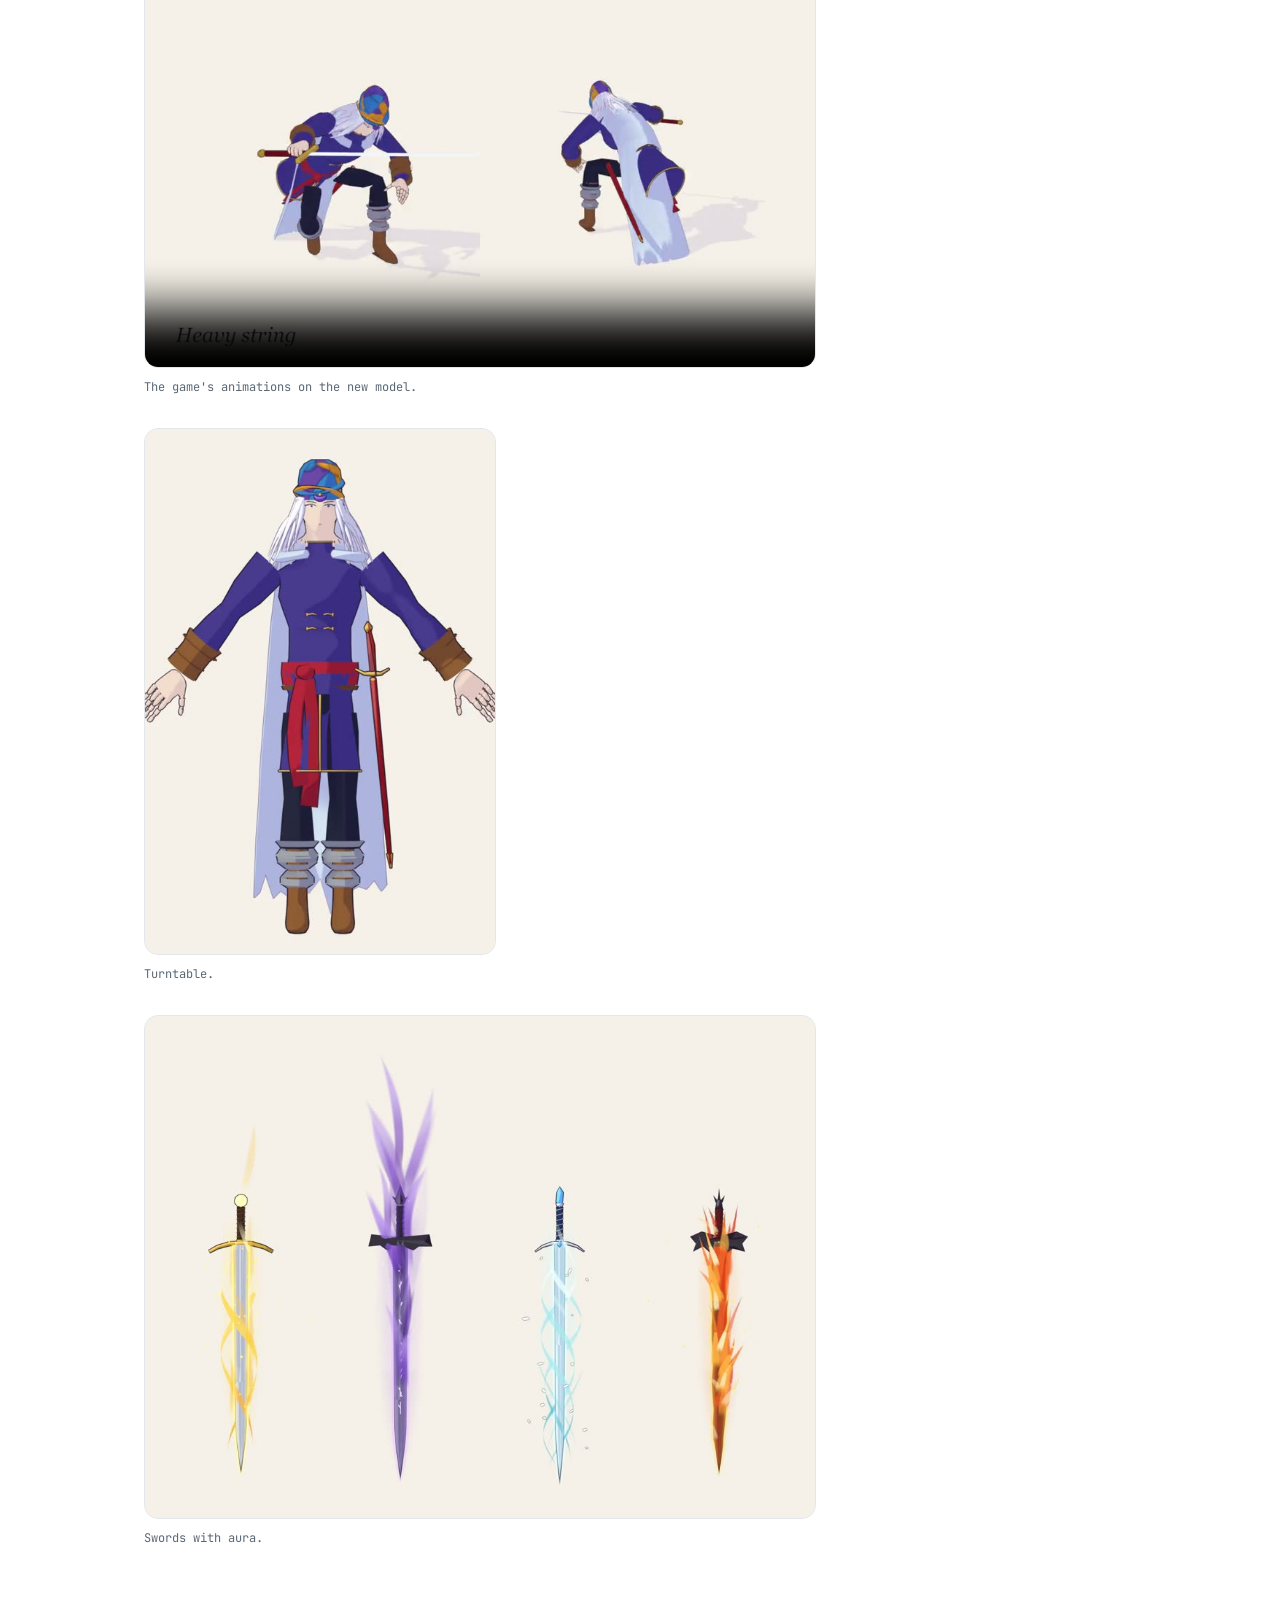
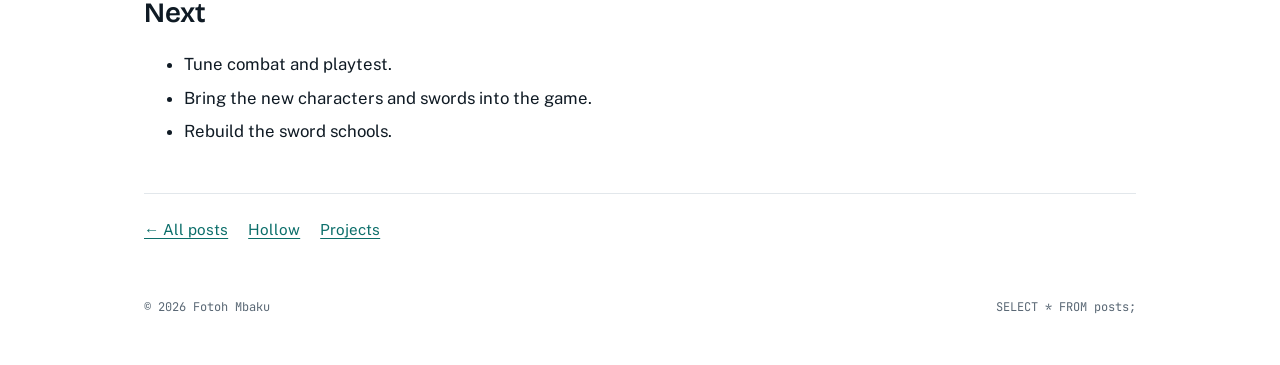
<file: blog/hollow-devlog-rebuilding-the-sword/index.html>
<!doctype html>
<html lang="en">
<head>
<meta charset="utf-8">
<meta name="viewport" content="width=device-width, initial-scale=1, viewport-fit=cover">
<title>Hollow: November update | Fotoh Mbaku</title>
<meta name="description" content="HOLLOW — Path of the Sword in November: the Godot rewrite, rebuilt combat, and the first modelled character.">
<link rel="canonical" href="https://fotohmbaku.com/blog/hollow-devlog-rebuilding-the-sword/">
<meta name="author" content="Fotoh Mbaku">
<meta property="og:type" content="article">
<meta property="og:title" content="Hollow: November update">
<meta property="og:description" content="The Godot rewrite, rebuilt combat, and the first modelled character.">
<meta property="og:url" content="https://fotohmbaku.com/blog/hollow-devlog-rebuilding-the-sword/">
<meta property="og:image" content="https://fotohmbaku.com/blog/hollow-devlog-rebuilding-the-sword/share.jpg">
<meta property="og:image:secure_url" content="https://fotohmbaku.com/blog/hollow-devlog-rebuilding-the-sword/share.jpg">
<meta property="og:image:type" content="image/jpeg">
<meta property="og:image:width" content="1200">
<meta property="og:image:height" content="630">
<meta property="og:image:alt" content="The Hollow Swordsman model from the front, side and back">
<meta property="og:site_name" content="Fotoh Mbaku">
<meta name="twitter:card" content="summary_large_image">
<meta name="twitter:image" content="https://fotohmbaku.com/blog/hollow-devlog-rebuilding-the-sword/share.jpg">
<meta name="twitter:image:alt" content="The Hollow Swordsman model from the front, side and back">
<meta property="article:published_time" content="2026-11-17">
<link rel="preconnect" href="https://fonts.googleapis.com">
<link rel="preconnect" href="https://fonts.gstatic.com" crossorigin>
<link rel="stylesheet" href="https://fonts.googleapis.com/css2?family=Bricolage+Grotesque:opsz,wght@12..96,400;12..96,600;12..96,800&family=Public+Sans:wght@400;500;600&family=JetBrains+Mono:wght@400;500&display=swap">
<link rel="stylesheet" href="/blog/blog.css">
</head>
<body>
<div class="wrap">
  <header class="top">
    <a class="mark" href="/">fotohmbaku<span>.com</span></a>
    <nav aria-label="Pages">
      <a href="/#experience">Experience</a>
      <a href="/#education">Education</a>
      <a href="/projects/">Projects</a>
      <a href="/blog/" aria-current="page">Blog</a>
      <a href="/#contact">Contact</a>
    </nav>
  </header>

  <article>
    <header class="post-head">
      <div class="label">Hollow devlog · Nov 17, 2026</div>
      <h1>Hollow: November update</h1>
      <p class="dek">What changed in <a href="/hollow/">HOLLOW — Path of the Sword</a> this month.</p>
      <div class="meta">By Fotoh Mbaku · 2 min read</div>
    </header>

    <div class="prose">
      <h2>Moving to Godot 4</h2>
      <p>The game is being rewritten in Godot 4. The Three.js browser prototype stays as the place to design and tune. Both read the same rules file, and about 44,000 parity checks confirm the Godot port matches the prototype.</p>

      <h2>Combat rebuilt</h2>
      <p>I removed the six sword schools and their 225 skills to rebuild basic combat first. They will come back later. Built so far:</p>
      <ul>
        <li><b>Stamina:</b> tap guard right after a string to recover most of the stamina it cost.</li>
        <li><b>Stances:</b> Heaven, Man and Earth, each with clear strengths and weaknesses.</li>
        <li><b>Countering:</b> readable wind-ups and a punish window after each enemy string.</li>
        <li><b>AI duelists:</b> switch stances, space, feint and punish missed attacks.</li>
        <li><b>Hitboxes:</b> hits land where the blade actually passes.</li>
      </ul>
      <p>Attacks now use motion-captured animation. Hand-keyed clips cover the rest.</p>

      <h2>Characters and swords</h2>
      <p>The Hollow Swordsman is the first character modelled for the game: low-poly and toon-shaded, built in Blender from a concept sheet and rigged to the game's skeleton. He isn't in the game yet.</p>

      <figure class="media">
        <img src="swordsman-sheet.jpg" alt="The Hollow Swordsman: concept sheet on the left, the Blender model from front, side and back on the right" width="1400" height="518" loading="lazy">
        <figcaption>Concept sheet and model.</figcaption>
      </figure>

      <figure class="media">
        <video src="swordsman-anim-test.mp4" poster="swordsman-anim-test.jpg" width="960" height="720" controls muted playsinline preload="metadata"></video>
        <figcaption>The game's animations on the new model.</figcaption>
      </figure>

      <figure class="media narrow">
        <video src="swordsman-turntable.mp4" poster="swordsman-turntable.jpg" width="480" height="720" autoplay muted loop playsinline preload="metadata"></video>
        <figcaption>Turntable.</figcaption>
      </figure>

      <figure class="media">
        <video src="aura-swords.mp4" poster="aura-swords.jpg" width="960" height="720" autoplay muted loop playsinline preload="metadata"></video>
        <figcaption>Swords with aura.</figcaption>
      </figure>

      <h2>Next</h2>
      <ul>
        <li>Tune combat and playtest.</li>
        <li>Bring the new characters and swords into the game.</li>
        <li>Rebuild the sword schools.</li>
      </ul>
    </div>
  </article>

  <div class="post-foot">
    <a href="/blog/">← All posts</a>
    <a href="/hollow/">Hollow</a>
    <a href="/projects/">Projects</a>
  </div>

  <footer>
    <span>© <span id="yr">2026</span> Fotoh Mbaku</span>
    <span>SELECT * FROM posts;</span>
  </footer>
</div>
<script>document.getElementById("yr").textContent = new Date().getFullYear();</script>
</body>
</html>
</file>
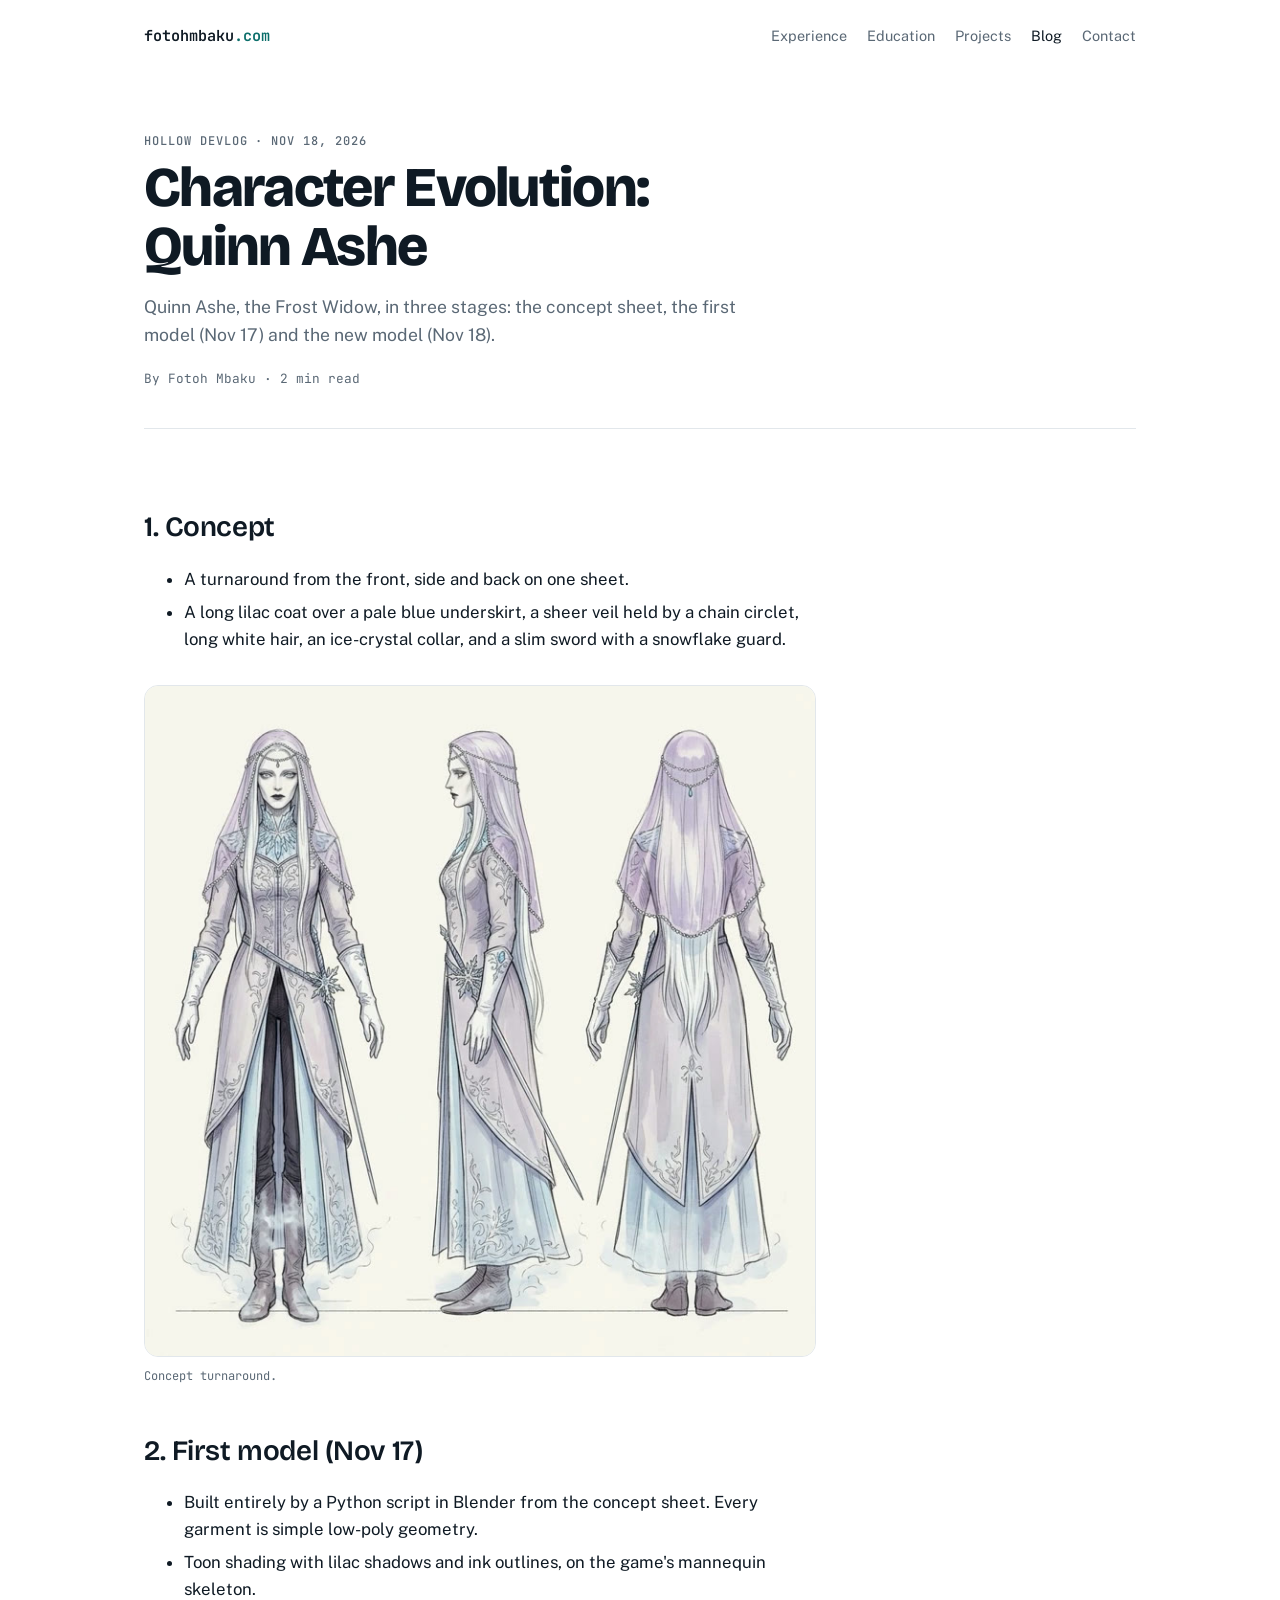
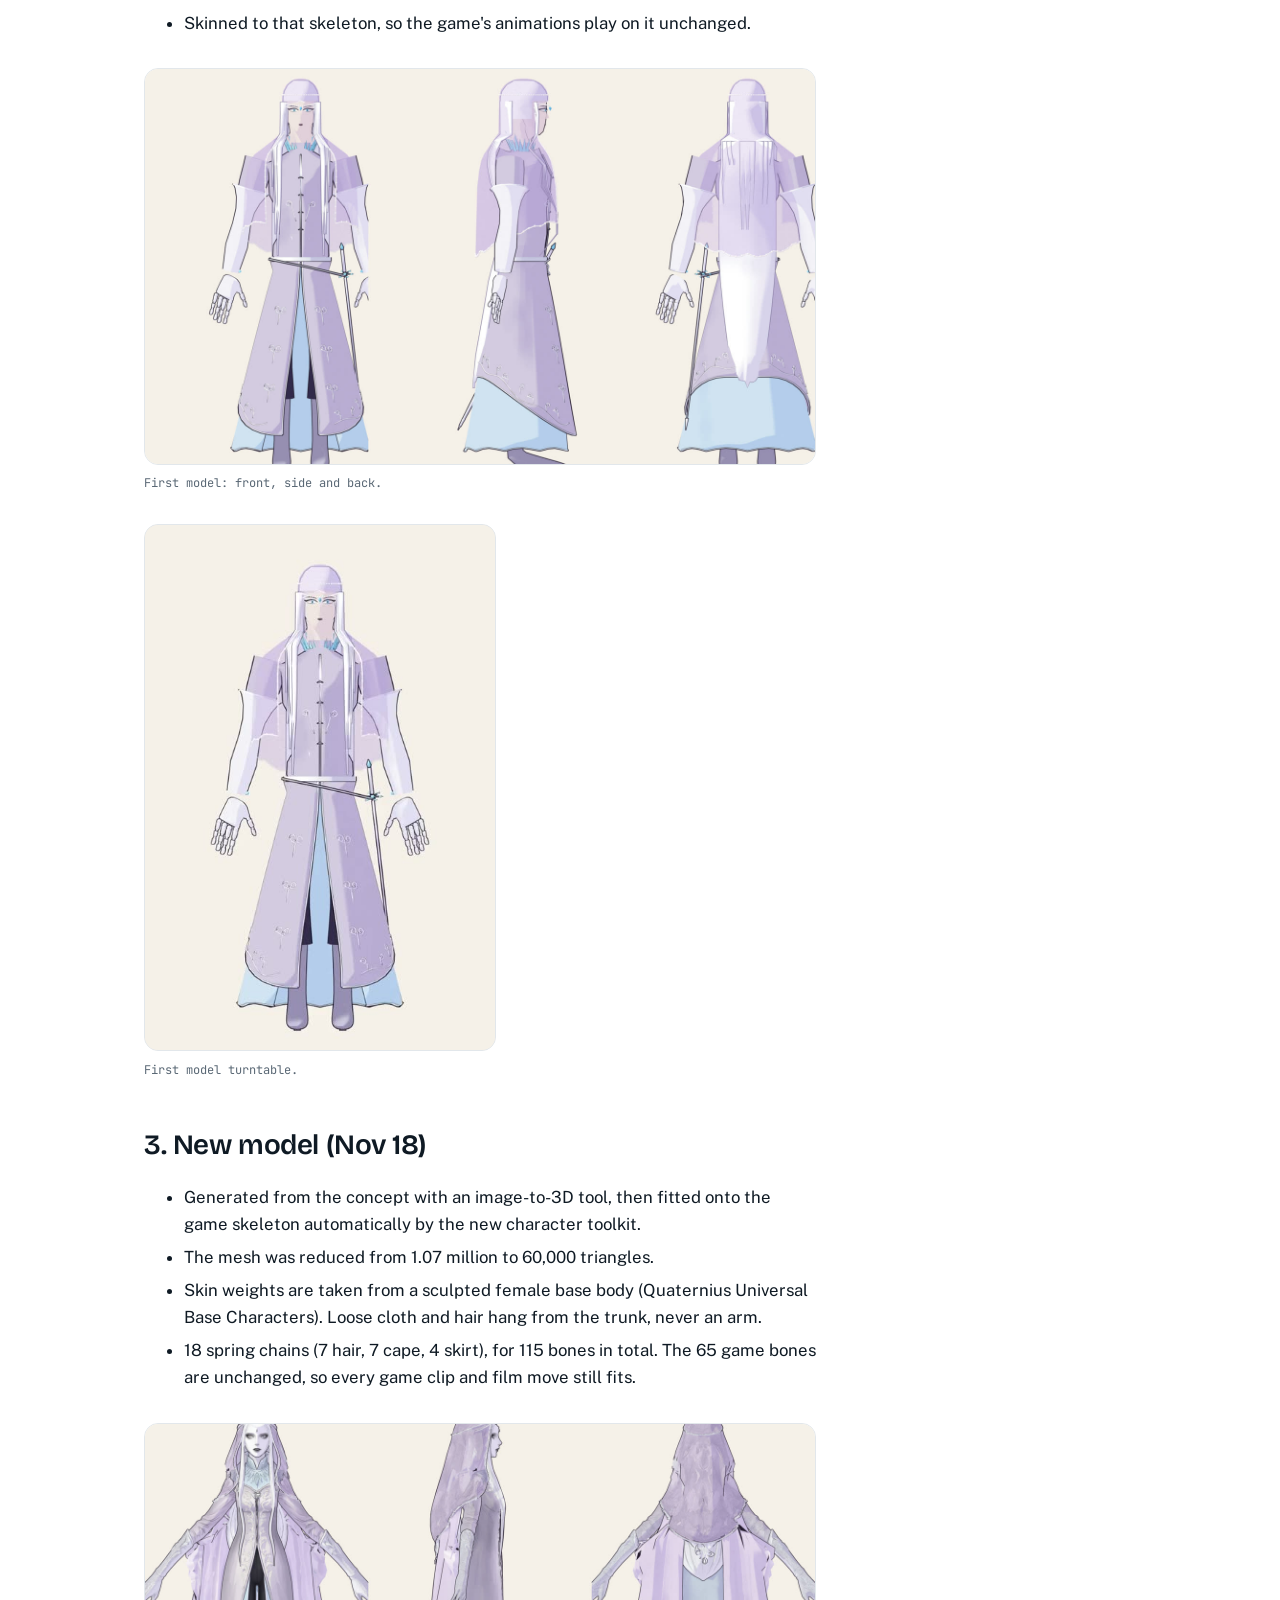
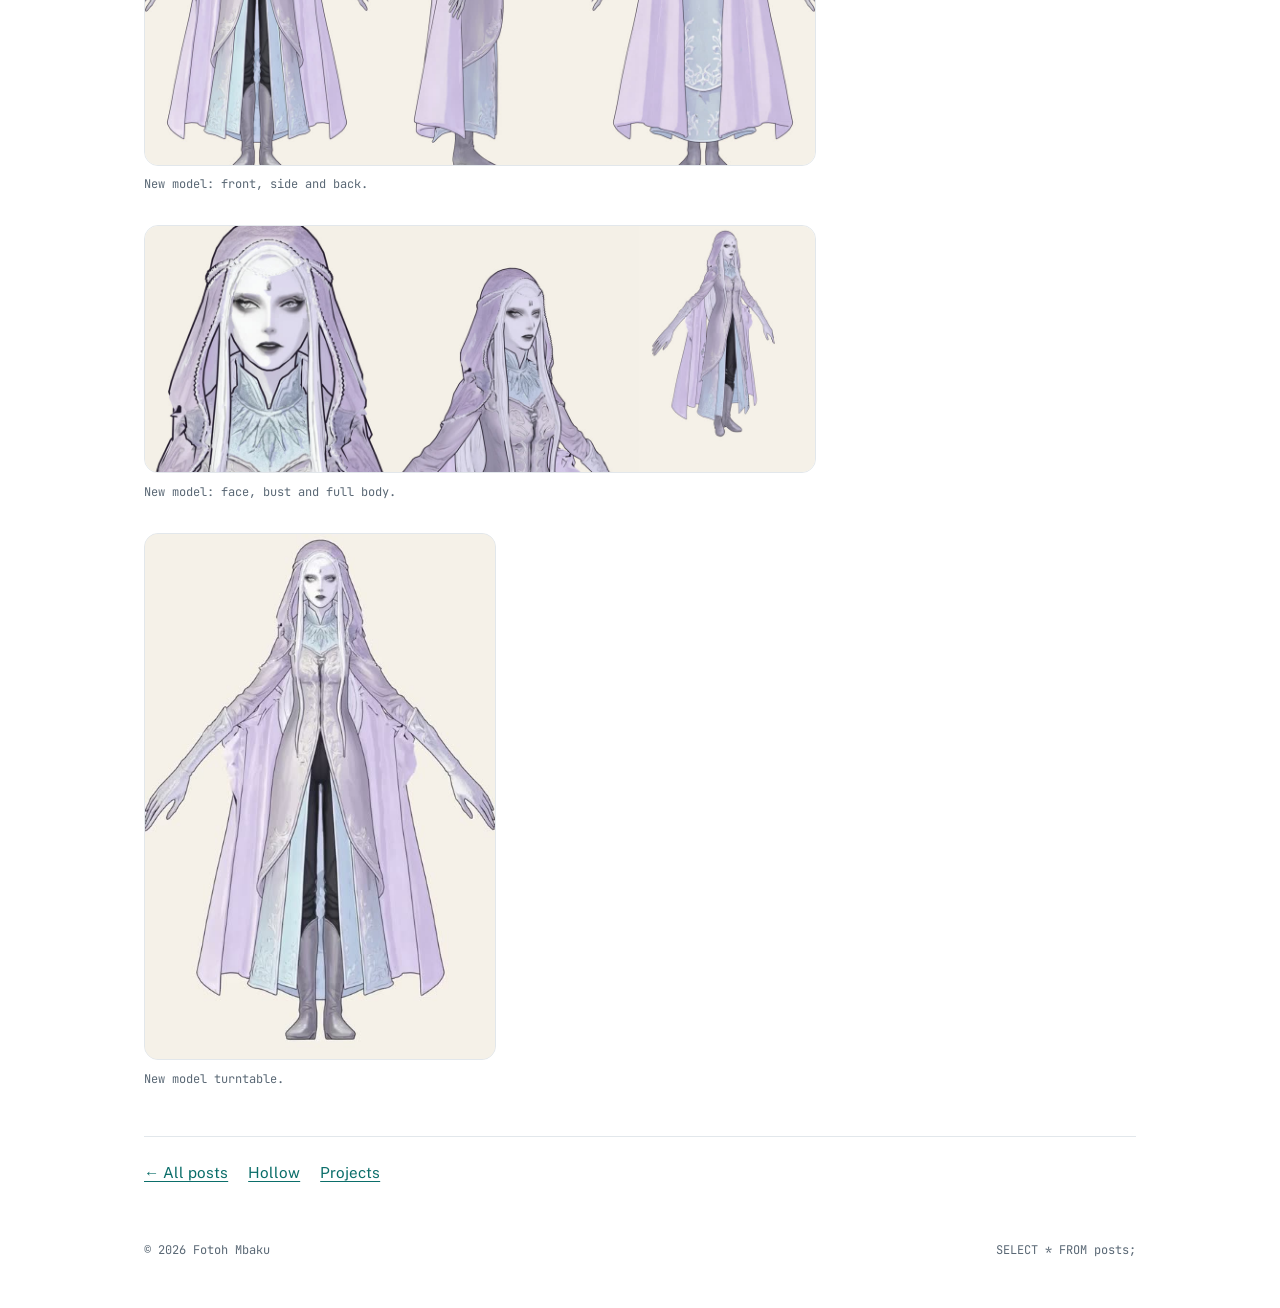
<file: blog/latest/index.html>
<!doctype html>
<html lang="en">
<head>
<meta charset="utf-8">
<title>Latest devlog | Fotoh Mbaku</title>
<!-- Points at the newest post. When you publish a post, change the three URLs below to it. -->
<meta http-equiv="refresh" content="0; url=/blog/ashe-evolution/">
<link rel="canonical" href="https://fotohmbaku.com/blog/ashe-evolution/">
<meta name="robots" content="noindex">
<script>location.replace("/blog/ashe-evolution/");</script>
</head>
<body>
<p><a href="/blog/ashe-evolution/">Go to the latest devlog</a></p>
</body>
</html>
</file>
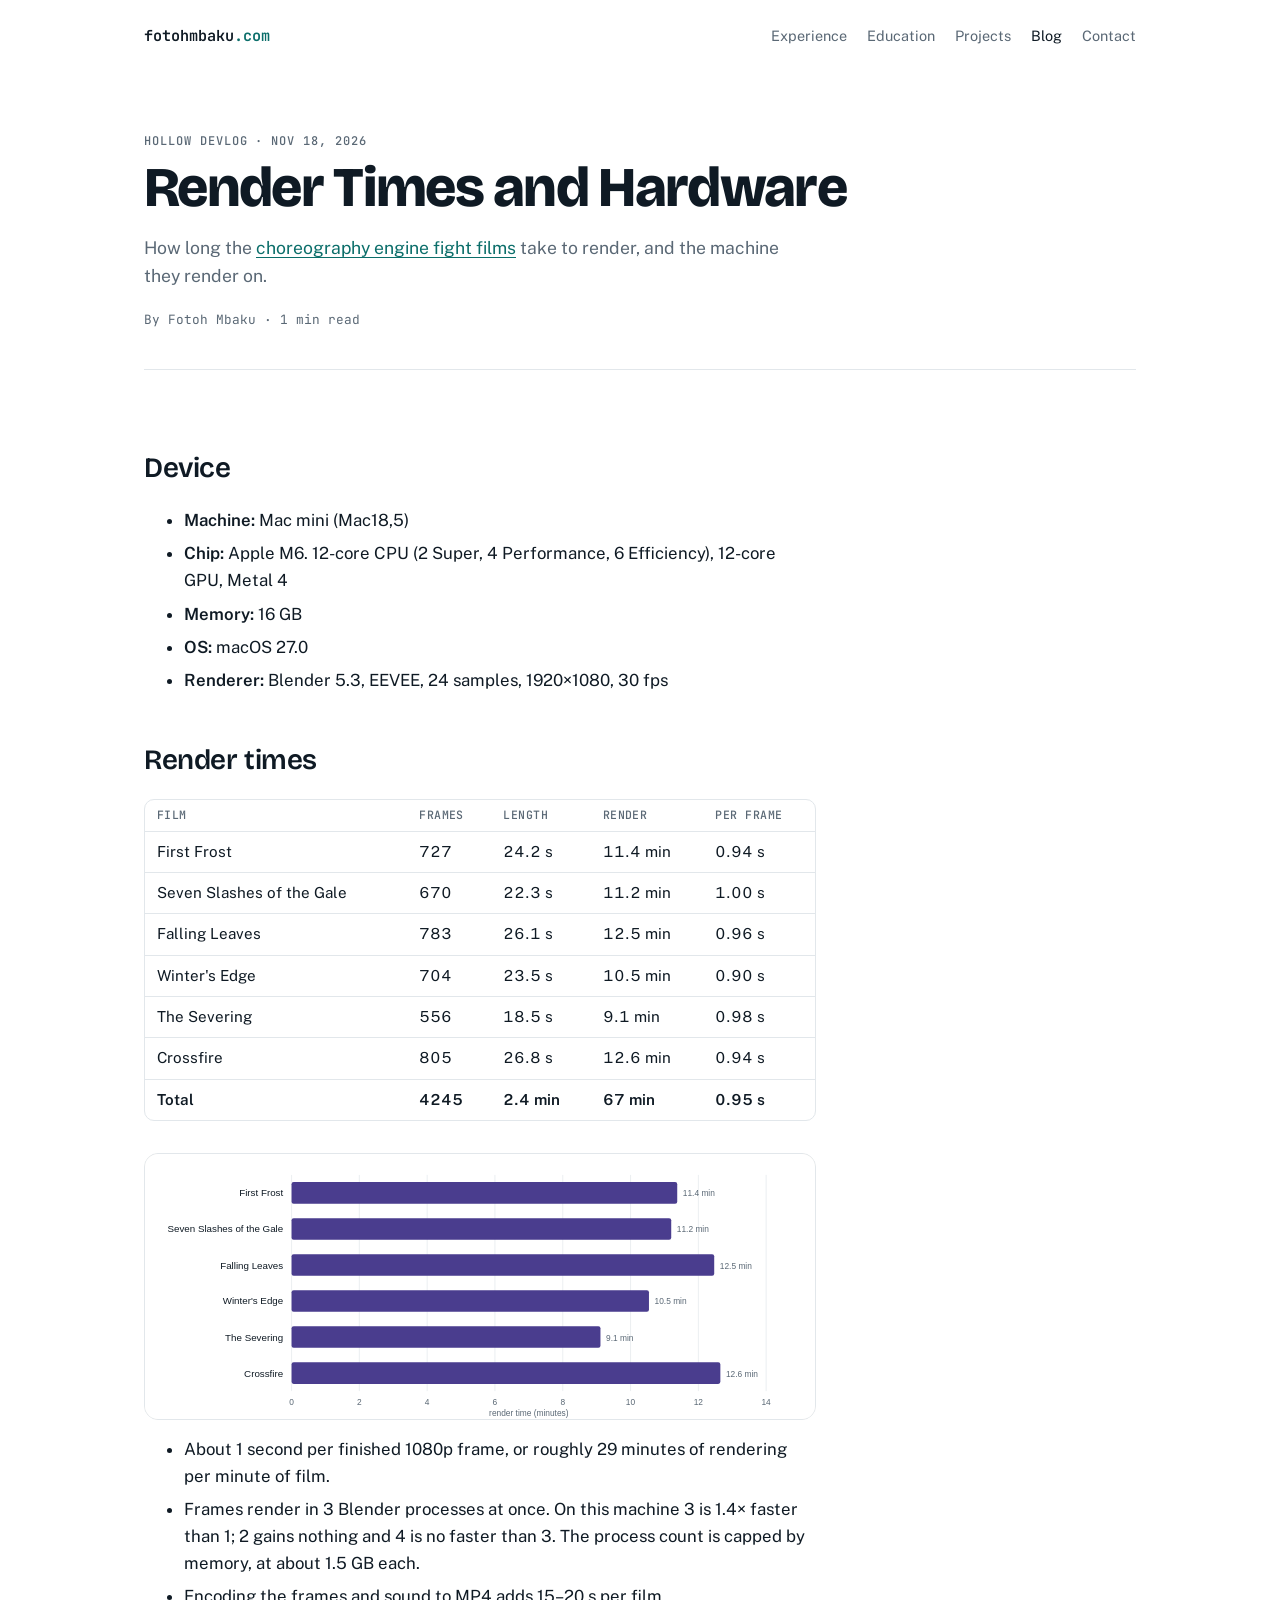
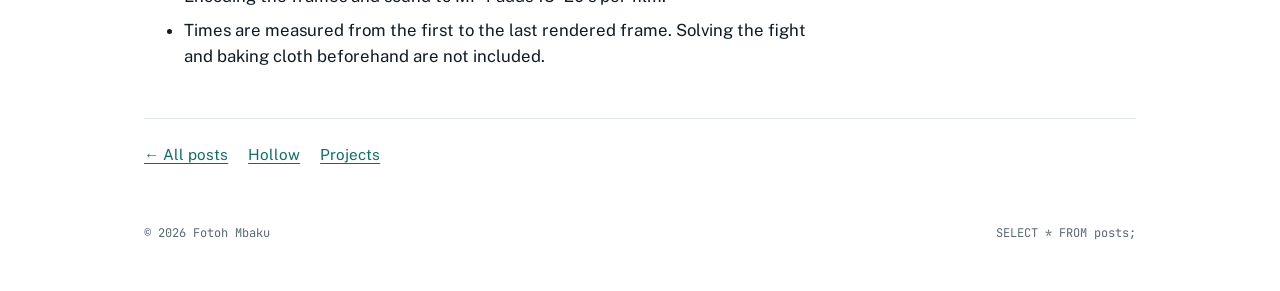
<file: blog/render-times/index.html>
<!doctype html>
<html lang="en">
<head>
<meta charset="utf-8">
<meta name="viewport" content="width=device-width, initial-scale=1, viewport-fit=cover">
<title>Render Times and Hardware | Fotoh Mbaku</title>
<meta name="description" content="How long the choreography engine fight films take to render, and the Mac mini they render on.">
<link rel="canonical" href="https://fotohmbaku.com/blog/render-times/">
<meta name="author" content="Fotoh Mbaku">
<meta property="og:type" content="article">
<meta property="og:title" content="Render Times and Hardware">
<meta property="og:description" content="How long the choreography engine fight films take to render, and the Mac mini they render on.">
<meta property="og:url" content="https://fotohmbaku.com/blog/render-times/">
<meta property="og:image" content="https://fotohmbaku.com/blog/render-times/share.jpg">
<meta property="og:image:secure_url" content="https://fotohmbaku.com/blog/render-times/share.jpg">
<meta property="og:image:type" content="image/jpeg">
<meta property="og:image:width" content="1200">
<meta property="og:image:height" content="630">
<meta property="og:image:alt" content="Bar chart of render time per fight film, 9 to 13 minutes each">
<meta property="og:site_name" content="Fotoh Mbaku">
<meta name="twitter:card" content="summary_large_image">
<meta name="twitter:image" content="https://fotohmbaku.com/blog/render-times/share.jpg">
<meta name="twitter:image:alt" content="Bar chart of render time per fight film, 9 to 13 minutes each">
<meta property="article:published_time" content="2026-11-18">
<link rel="preconnect" href="https://fonts.googleapis.com">
<link rel="preconnect" href="https://fonts.gstatic.com" crossorigin>
<link rel="stylesheet" href="https://fonts.googleapis.com/css2?family=Bricolage+Grotesque:opsz,wght@12..96,400;12..96,600;12..96,800&family=Public+Sans:wght@400;500;600&family=JetBrains+Mono:wght@400;500&display=swap">
<link rel="stylesheet" href="/blog/blog.css">
</head>
<body>
<div class="wrap">
  <header class="top">
    <a class="mark" href="/">fotohmbaku<span>.com</span></a>
    <nav aria-label="Pages">
      <a href="/#experience">Experience</a>
      <a href="/#education">Education</a>
      <a href="/projects/">Projects</a>
      <a href="/blog/" aria-current="page">Blog</a>
      <a href="/#contact">Contact</a>
    </nav>
  </header>

  <article>
    <header class="post-head">
      <div class="label">Hollow devlog · Nov 18, 2026</div>
      <h1>Render Times and Hardware</h1>
      <p class="dek">How long the <a href="/blog/choreography-initial-renders/">choreography engine fight films</a> take to render, and the machine they render on.</p>
      <div class="meta">By Fotoh Mbaku · 1 min read</div>
    </header>

    <div class="prose">
      <h2>Device</h2>
      <ul>
        <li><b>Machine:</b> Mac mini (Mac18,5)</li>
        <li><b>Chip:</b> Apple M6. 12-core CPU (2 Super, 4 Performance, 6 Efficiency), 12-core GPU, Metal 4</li>
        <li><b>Memory:</b> 16 GB</li>
        <li><b>OS:</b> macOS 27.0</li>
        <li><b>Renderer:</b> Blender 5.3, EEVEE, 24 samples, 1920×1080, 30 fps</li>
      </ul>

      <h2>Render times</h2>
      <div class="table"><table>
        <thead><tr><th>Film</th><th>Frames</th><th>Length</th><th>Render</th><th>Per frame</th></tr></thead>
        <tbody><tr><td>First Frost</td><td>727</td><td>24.2 s</td><td>11.4 min</td><td>0.94 s</td></tr><tr><td>Seven Slashes of the Gale</td><td>670</td><td>22.3 s</td><td>11.2 min</td><td>1.00 s</td></tr><tr><td>Falling Leaves</td><td>783</td><td>26.1 s</td><td>12.5 min</td><td>0.96 s</td></tr><tr><td>Winter&#39;s Edge</td><td>704</td><td>23.5 s</td><td>10.5 min</td><td>0.90 s</td></tr><tr><td>The Severing</td><td>556</td><td>18.5 s</td><td>9.1 min</td><td>0.98 s</td></tr><tr><td>Crossfire</td><td>805</td><td>26.8 s</td><td>12.6 min</td><td>0.94 s</td></tr><tr><td><b>Total</b></td><td><b>4245</b></td><td><b>2.4 min</b></td><td><b>67 min</b></td><td><b>0.95 s</b></td></tr></tbody>
      </table></div>
      <figure class="media">
        <img src="render-times.svg" alt="Bar chart of render time per fight film, between 9 and 13 minutes each" width="960" height="380" loading="lazy">
      </figure>
      <ul>
        <li>About 1 second per finished 1080p frame, or roughly 29 minutes of rendering per minute of film.</li>
        <li>Frames render in 3 Blender processes at once. On this machine 3 is 1.4× faster than 1; 2 gains nothing and 4 is no faster than 3. The process count is capped by memory, at about 1.5 GB each.</li>
        <li>Encoding the frames and sound to MP4 adds 15–20 s per film.</li>
        <li>Times are measured from the first to the last rendered frame. Solving the fight and baking cloth beforehand are not included.</li>
      </ul>
    </div>
  </article>

  <div class="post-foot">
    <a href="/blog/">← All posts</a>
    <a href="/hollow/">Hollow</a>
    <a href="/projects/">Projects</a>
  </div>

  <footer>
    <span>© <span id="yr">2026</span> Fotoh Mbaku</span>
    <span>SELECT * FROM posts;</span>
  </footer>
</div>
<script>document.getElementById("yr").textContent = new Date().getFullYear();</script>
</body>
</html>
</file>
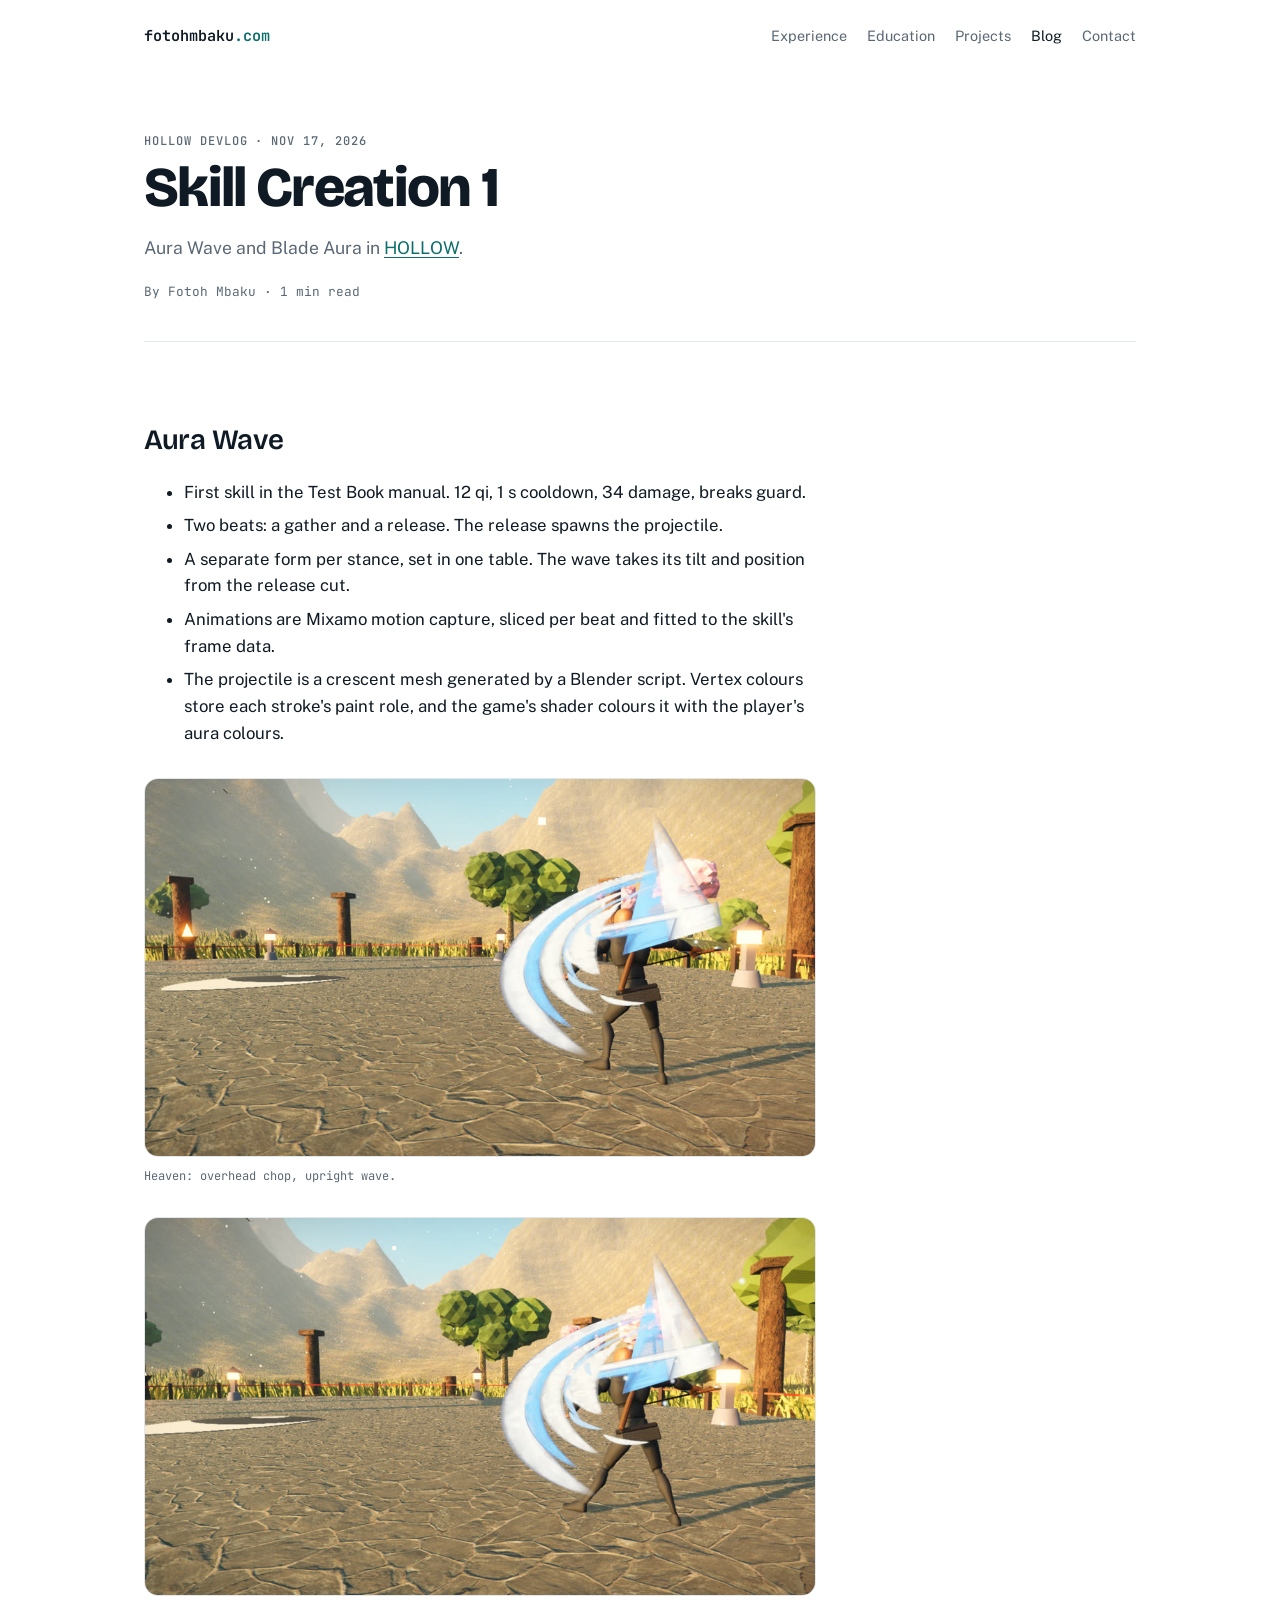
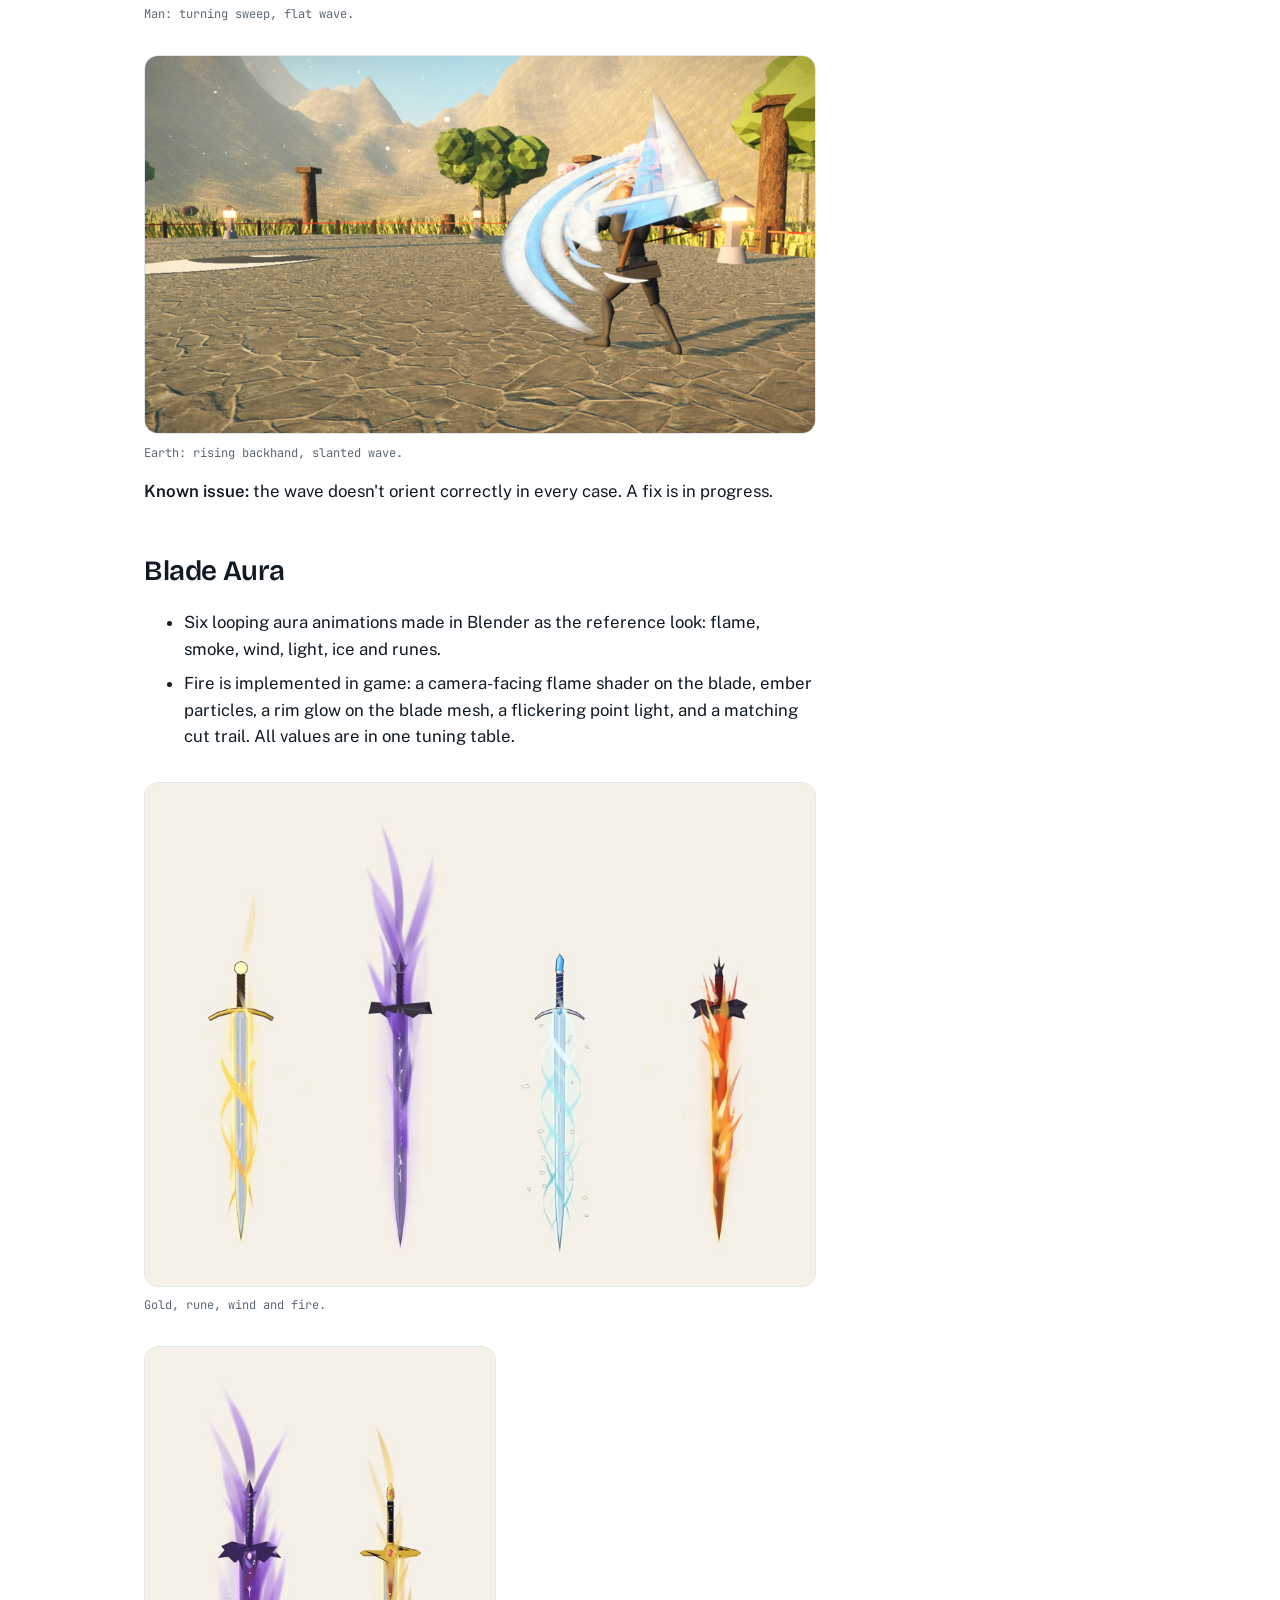
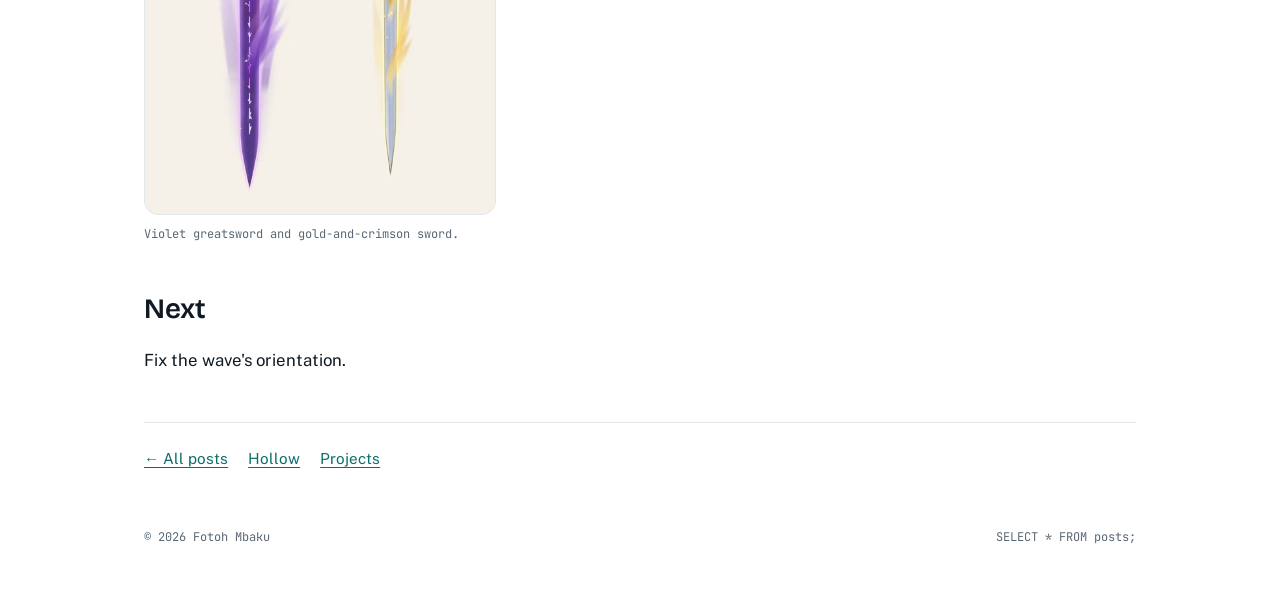
<file: blog/skill-creation-1/index.html>
<!doctype html>
<html lang="en">
<head>
<meta charset="utf-8">
<meta name="viewport" content="width=device-width, initial-scale=1, viewport-fit=cover">
<title>Skill Creation 1 | Fotoh Mbaku</title>
<meta name="description" content="Aura Wave and Blade Aura: what was implemented and how.">
<link rel="canonical" href="https://fotohmbaku.com/blog/skill-creation-1/">
<meta name="author" content="Fotoh Mbaku">
<meta property="og:type" content="article">
<meta property="og:title" content="Skill Creation 1">
<meta property="og:description" content="Aura Wave and Blade Aura: what was implemented and how.">
<meta property="og:url" content="https://fotohmbaku.com/blog/skill-creation-1/">
<meta property="og:image" content="https://fotohmbaku.com/blog/skill-creation-1/share.jpg">
<meta property="og:image:secure_url" content="https://fotohmbaku.com/blog/skill-creation-1/share.jpg">
<meta property="og:image:type" content="image/jpeg">
<meta property="og:image:width" content="1200">
<meta property="og:image:height" content="630">
<meta property="og:image:alt" content="Illustration of a swordsman throwing an aura wave">
<meta property="og:site_name" content="Fotoh Mbaku">
<meta name="twitter:card" content="summary_large_image">
<meta name="twitter:image" content="https://fotohmbaku.com/blog/skill-creation-1/share.jpg">
<meta name="twitter:image:alt" content="Illustration of a swordsman throwing an aura wave">
<meta property="article:published_time" content="2026-11-17">
<link rel="preconnect" href="https://fonts.googleapis.com">
<link rel="preconnect" href="https://fonts.gstatic.com" crossorigin>
<link rel="stylesheet" href="https://fonts.googleapis.com/css2?family=Bricolage+Grotesque:opsz,wght@12..96,400;12..96,600;12..96,800&family=Public+Sans:wght@400;500;600&family=JetBrains+Mono:wght@400;500&display=swap">
<link rel="stylesheet" href="/blog/blog.css">
</head>
<body>
<div class="wrap">
  <header class="top">
    <a class="mark" href="/">fotohmbaku<span>.com</span></a>
    <nav aria-label="Pages">
      <a href="/#experience">Experience</a>
      <a href="/#education">Education</a>
      <a href="/projects/">Projects</a>
      <a href="/blog/" aria-current="page">Blog</a>
      <a href="/#contact">Contact</a>
    </nav>
  </header>

  <article>
    <header class="post-head">
      <div class="label">Hollow devlog · Nov 17, 2026</div>
      <h1>Skill Creation 1</h1>
      <p class="dek">Aura Wave and Blade Aura in <a href="/hollow/">HOLLOW</a>.</p>
      <div class="meta">By Fotoh Mbaku · 1 min read</div>
    </header>

    <div class="prose">
      <h2>Aura Wave</h2>
      <ul>
        <li>First skill in the Test Book manual. 12 qi, 1 s cooldown, 34 damage, breaks guard.</li>
        <li>Two beats: a gather and a release. The release spawns the projectile.</li>
        <li>A separate form per stance, set in one table. The wave takes its tilt and position from the release cut.</li>
        <li>Animations are Mixamo motion capture, sliced per beat and fitted to the skill's frame data.</li>
        <li>The projectile is a crescent mesh generated by a Blender script. Vertex colours store each stroke's paint role, and the game's shader colours it with the player's aura colours.</li>
      </ul>
      <figure class="media">
        <video src="aura-wave-heaven.mp4" poster="aura-wave-heaven.jpg" width="960" height="540" autoplay muted loop playsinline preload="metadata"></video>
        <figcaption>Heaven: overhead chop, upright wave.</figcaption>
      </figure>
      <figure class="media">
        <video src="aura-wave-man.mp4" poster="aura-wave-man.jpg" width="960" height="540" autoplay muted loop playsinline preload="metadata"></video>
        <figcaption>Man: turning sweep, flat wave.</figcaption>
      </figure>
      <figure class="media">
        <video src="aura-wave-earth.mp4" poster="aura-wave-earth.jpg" width="960" height="540" autoplay muted loop playsinline preload="metadata"></video>
        <figcaption>Earth: rising backhand, slanted wave.</figcaption>
      </figure>
      <p><b>Known issue:</b> the wave doesn't orient correctly in every case. A fix is in progress.</p>

      <h2>Blade Aura</h2>
      <ul>
        <li>Six looping aura animations made in Blender as the reference look: flame, smoke, wind, light, ice and runes.</li>
        <li>Fire is implemented in game: a camera-facing flame shader on the blade, ember particles, a rim glow on the blade mesh, a flickering point light, and a matching cut trail. All values are in one tuning table.</li>
      </ul>
      <figure class="media">
        <video src="/blog/hollow-devlog-rebuilding-the-sword/aura-swords.mp4" poster="/blog/hollow-devlog-rebuilding-the-sword/aura-swords.jpg" width="960" height="720" autoplay muted loop playsinline preload="metadata"></video>
        <figcaption>Gold, rune, wind and fire.</figcaption>
      </figure>
      <figure class="media narrow">
        <video src="aura-pair.mp4" poster="aura-pair.jpg" width="540" height="720" autoplay muted loop playsinline preload="metadata"></video>
        <figcaption>Violet greatsword and gold-and-crimson sword.</figcaption>
      </figure>

      <h2>Next</h2>
      <p>Fix the wave's orientation.</p>
    </div>
  </article>

  <div class="post-foot">
    <a href="/blog/">← All posts</a>
    <a href="/hollow/">Hollow</a>
    <a href="/projects/">Projects</a>
  </div>

  <footer>
    <span>© <span id="yr">2026</span> Fotoh Mbaku</span>
    <span>SELECT * FROM posts;</span>
  </footer>
</div>
<script>document.getElementById("yr").textContent = new Date().getFullYear();</script>
</body>
</html>
</file>
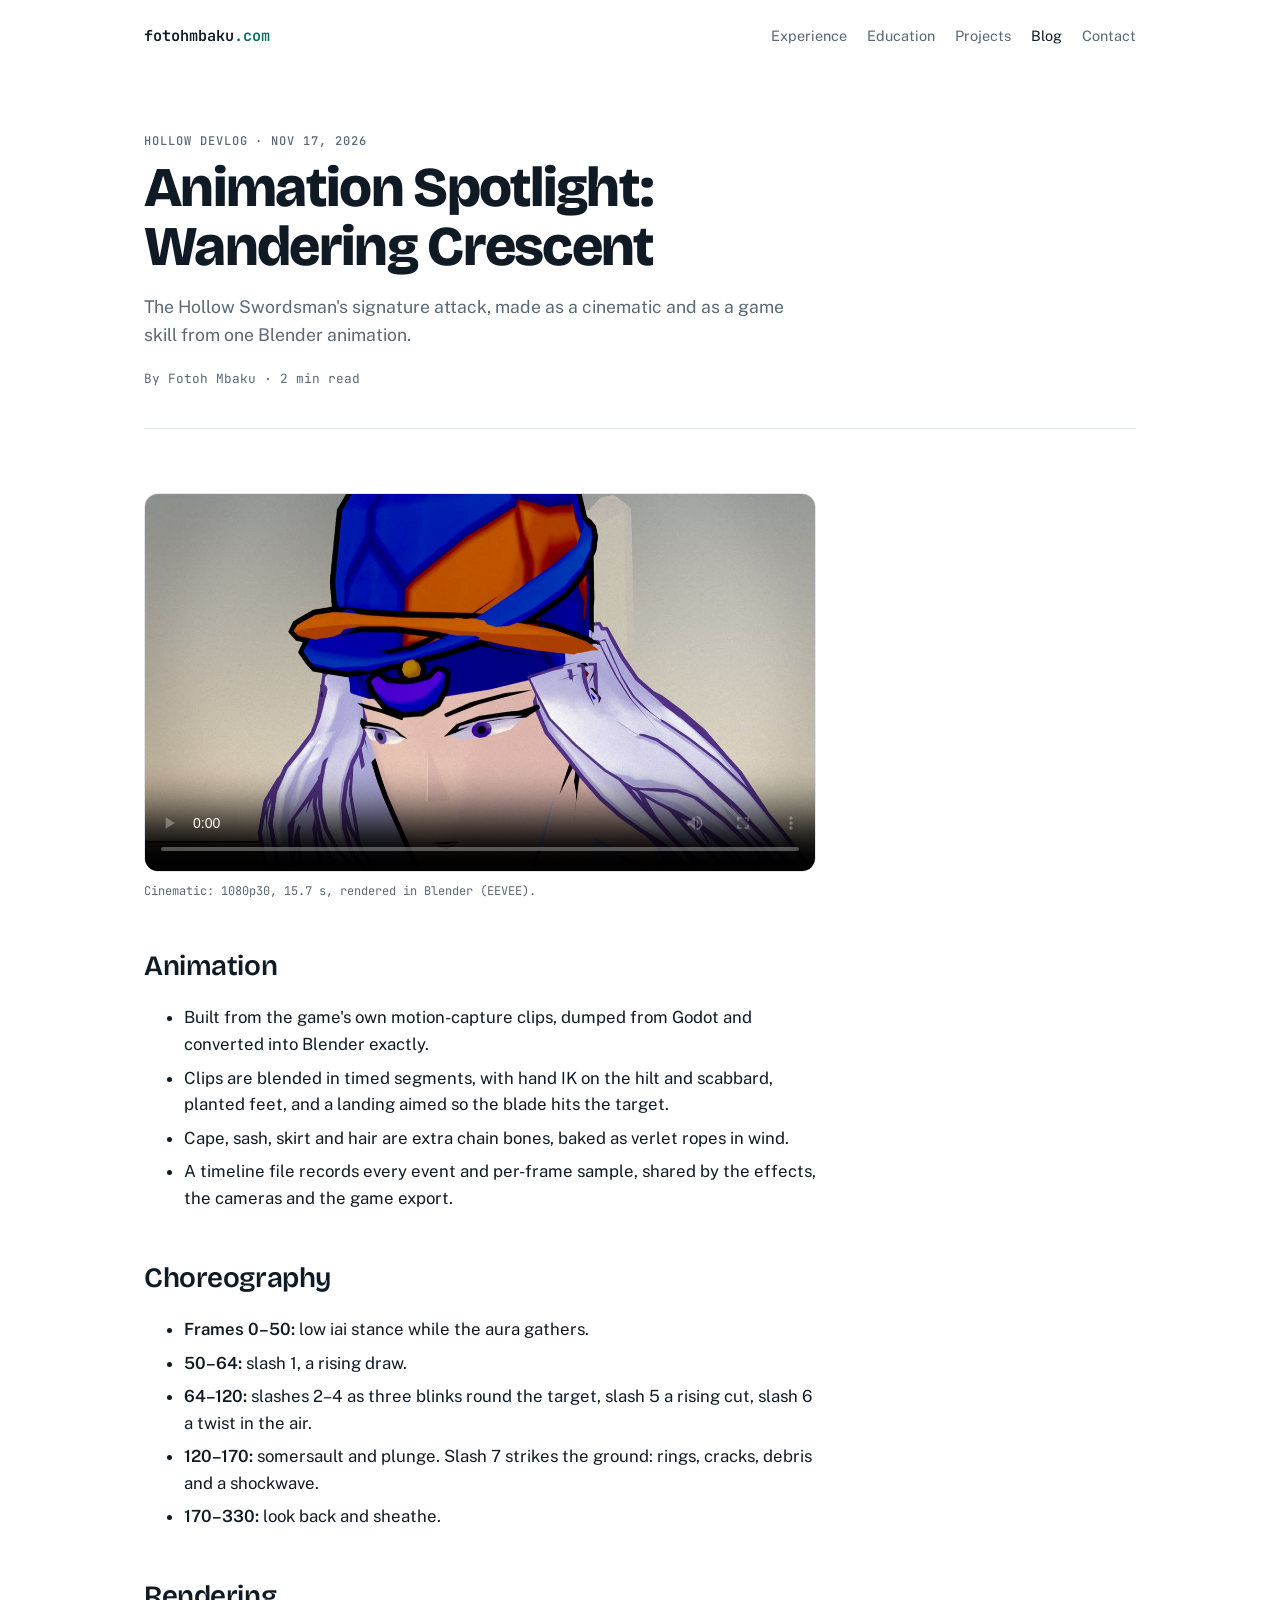
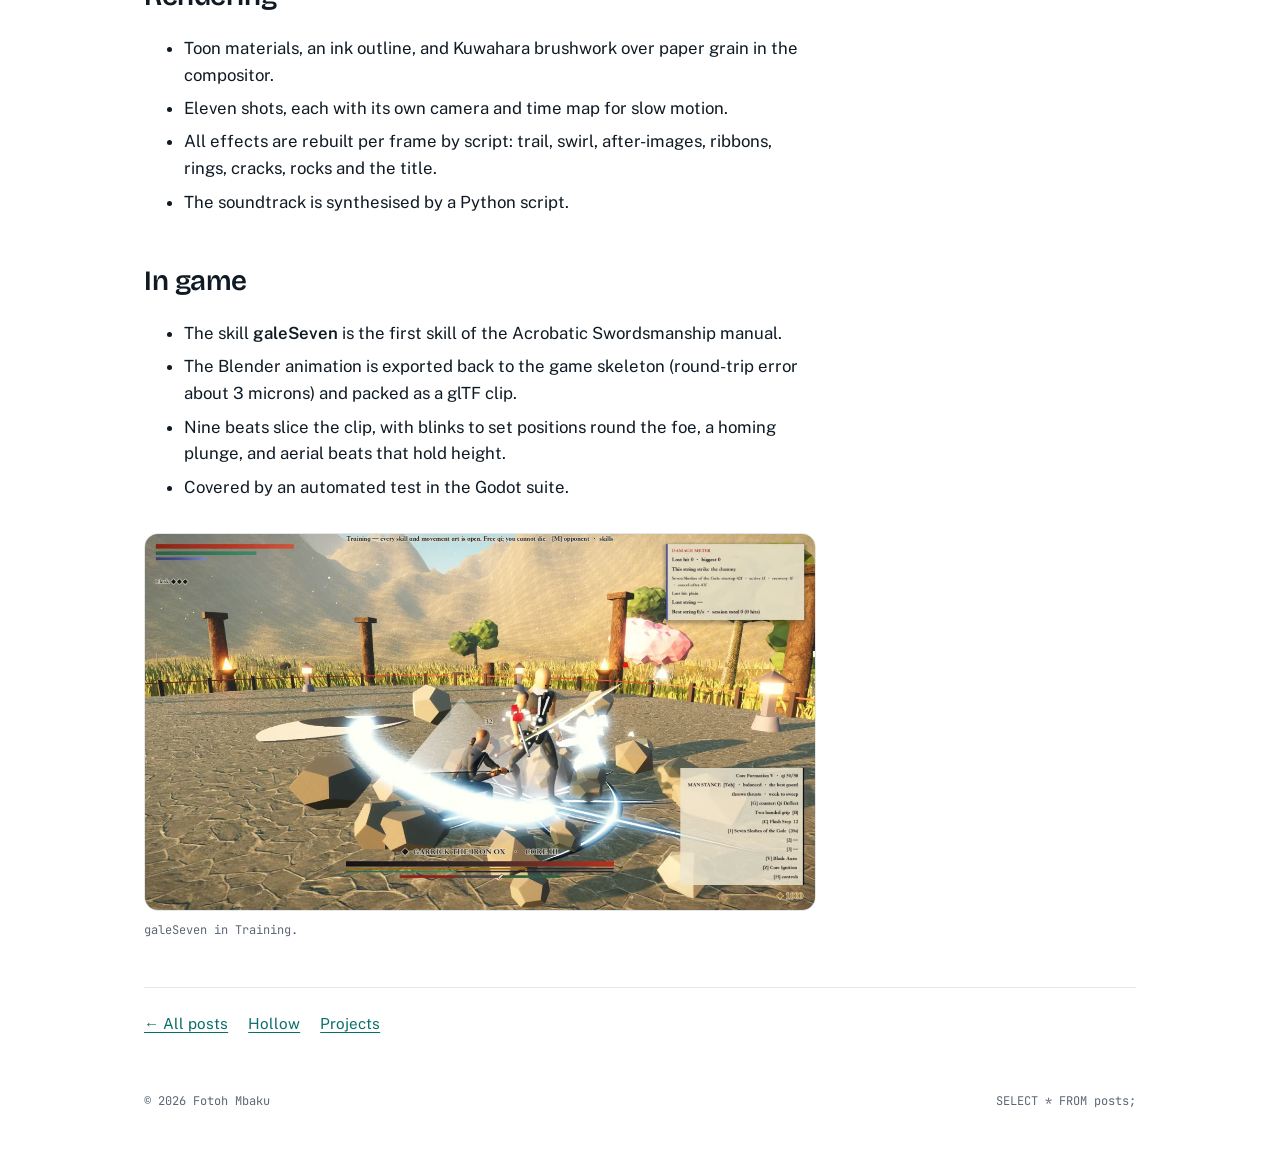
<file: blog/wandering-crescent/index.html>
<!doctype html>
<html lang="en">
<head>
<meta charset="utf-8">
<meta name="viewport" content="width=device-width, initial-scale=1, viewport-fit=cover">
<title>Animation Spotlight: Wandering Crescent | Fotoh Mbaku</title>
<meta name="description" content="The Wandering Crescent cinematic and in-game skill: how they were built from one Blender animation.">
<link rel="canonical" href="https://fotohmbaku.com/blog/wandering-crescent/">
<meta name="author" content="Fotoh Mbaku">
<meta property="og:type" content="article">
<meta property="og:title" content="Animation Spotlight: Wandering Crescent">
<meta property="og:description" content="The Wandering Crescent cinematic and in-game skill: how they were built from one Blender animation.">
<meta property="og:url" content="https://fotohmbaku.com/blog/wandering-crescent/">
<meta property="og:image" content="https://fotohmbaku.com/blog/wandering-crescent/share.jpg">
<meta property="og:image:secure_url" content="https://fotohmbaku.com/blog/wandering-crescent/share.jpg">
<meta property="og:image:type" content="image/jpeg">
<meta property="og:image:width" content="1200">
<meta property="og:image:height" content="630">
<meta property="og:image:alt" content="The Hollow Swordsman under the Wandering Crescent title card">
<meta property="og:site_name" content="Fotoh Mbaku">
<meta name="twitter:card" content="summary_large_image">
<meta name="twitter:image" content="https://fotohmbaku.com/blog/wandering-crescent/share.jpg">
<meta name="twitter:image:alt" content="The Hollow Swordsman under the Wandering Crescent title card">
<meta property="article:published_time" content="2026-11-17">
<link rel="preconnect" href="https://fonts.googleapis.com">
<link rel="preconnect" href="https://fonts.gstatic.com" crossorigin>
<link rel="stylesheet" href="https://fonts.googleapis.com/css2?family=Bricolage+Grotesque:opsz,wght@12..96,400;12..96,600;12..96,800&family=Public+Sans:wght@400;500;600&family=JetBrains+Mono:wght@400;500&display=swap">
<link rel="stylesheet" href="/blog/blog.css">
</head>
<body>
<div class="wrap">
  <header class="top">
    <a class="mark" href="/">fotohmbaku<span>.com</span></a>
    <nav aria-label="Pages">
      <a href="/#experience">Experience</a>
      <a href="/#education">Education</a>
      <a href="/projects/">Projects</a>
      <a href="/blog/" aria-current="page">Blog</a>
      <a href="/#contact">Contact</a>
    </nav>
  </header>

  <article>
    <header class="post-head">
      <div class="label">Hollow devlog · Nov 17, 2026</div>
      <h1>Animation Spotlight: Wandering Crescent</h1>
      <p class="dek">The Hollow Swordsman's signature attack, made as a cinematic and as a game skill from one Blender animation.</p>
      <div class="meta">By Fotoh Mbaku · 2 min read</div>
    </header>

    <div class="prose">
      <figure class="media">
        <video src="wandering-crescent.mp4" poster="wandering-crescent.jpg" width="1280" height="720" controls playsinline preload="metadata"></video>
        <figcaption>Cinematic: 1080p30, 15.7 s, rendered in Blender (EEVEE).</figcaption>
      </figure>

      <h2>Animation</h2>
      <ul>
        <li>Built from the game's own motion-capture clips, dumped from Godot and converted into Blender exactly.</li>
        <li>Clips are blended in timed segments, with hand IK on the hilt and scabbard, planted feet, and a landing aimed so the blade hits the target.</li>
        <li>Cape, sash, skirt and hair are extra chain bones, baked as verlet ropes in wind.</li>
        <li>A timeline file records every event and per-frame sample, shared by the effects, the cameras and the game export.</li>
      </ul>

      <h2>Choreography</h2>
      <ul>
        <li><b>Frames 0–50:</b> low iai stance while the aura gathers.</li>
        <li><b>50–64:</b> slash 1, a rising draw.</li>
        <li><b>64–120:</b> slashes 2–4 as three blinks round the target, slash 5 a rising cut, slash 6 a twist in the air.</li>
        <li><b>120–170:</b> somersault and plunge. Slash 7 strikes the ground: rings, cracks, debris and a shockwave.</li>
        <li><b>170–330:</b> look back and sheathe.</li>
      </ul>

      <h2>Rendering</h2>
      <ul>
        <li>Toon materials, an ink outline, and Kuwahara brushwork over paper grain in the compositor.</li>
        <li>Eleven shots, each with its own camera and time map for slow motion.</li>
        <li>All effects are rebuilt per frame by script: trail, swirl, after-images, ribbons, rings, cracks, rocks and the title.</li>
        <li>The soundtrack is synthesised by a Python script.</li>
      </ul>

      <h2>In game</h2>
      <ul>
        <li>The skill <b>galeSeven</b> is the first skill of the Acrobatic Swordsmanship manual.</li>
        <li>The Blender animation is exported back to the game skeleton (round-trip error about 3 microns) and packed as a glTF clip.</li>
        <li>Nine beats slice the clip, with blinks to set positions round the foe, a homing plunge, and aerial beats that hold height.</li>
        <li>Covered by an automated test in the Godot suite.</li>
      </ul>
      <figure class="media">
        <video src="ingame.mp4" poster="ingame.jpg" width="1280" height="720" autoplay muted loop playsinline preload="metadata"></video>
        <figcaption>galeSeven in Training.</figcaption>
      </figure>
    </div>
  </article>

  <div class="post-foot">
    <a href="/blog/">← All posts</a>
    <a href="/hollow/">Hollow</a>
    <a href="/projects/">Projects</a>
  </div>

  <footer>
    <span>© <span id="yr">2026</span> Fotoh Mbaku</span>
    <span>SELECT * FROM posts;</span>
  </footer>
</div>
<script>document.getElementById("yr").textContent = new Date().getFullYear();</script>
</body>
</html>
</file>
<file: blog/blog.css>
/* Shared by the blog index and posts: the same tokens and header as the rest of the site (white theme only). */
:root {
  --bg: #ffffff;
  --surface: #ffffff;
  --fg: #0f1a24;
  --muted: #5a6875;
  --line: #e2e7eb;
  --accent: #0b6e6a;
  --accent-soft: #d3ebe8;
  color-scheme: light;
  --font-display: "Bricolage Grotesque", "Avenir Next", "Segoe UI", sans-serif;
  --font-body: "Public Sans", "Helvetica Neue", Arial, sans-serif;
  --font-mono: "JetBrains Mono", ui-monospace, "SF Mono", Menlo, monospace;
}
* { box-sizing: border-box; }
body { margin: 0; background: var(--bg); color: var(--fg); font: 400 1rem/1.6 var(--font-body); -webkit-font-smoothing: antialiased; }
img, video { max-width: 100%; }
.wrap {
  max-width: 64rem; margin: 0 auto;
  padding-left: max(16px, env(safe-area-inset-left, 0px));
  padding-right: max(16px, env(safe-area-inset-right, 0px));
}
a { color: var(--accent); text-underline-offset: 3px; }
a:focus-visible { outline: 2px solid var(--accent); outline-offset: 3px; border-radius: 4px; }
h1, h2, h3 { font-family: var(--font-display); text-wrap: balance; margin: 0; }
.label { font: 500 0.75rem/1 var(--font-mono); letter-spacing: 0.08em; text-transform: uppercase; color: var(--muted); }

/* Header */
.top { padding-block: 1.5rem; display: flex; justify-content: space-between; align-items: center; gap: 1rem; flex-wrap: wrap; }
.mark { font: 600 0.95rem/1 var(--font-mono); color: var(--fg); text-decoration: none; }
.mark span { color: var(--accent); }
.top nav { display: flex; gap: 1.25rem; flex-wrap: wrap; }
.top nav a { color: var(--muted); text-decoration: none; font-size: 0.9rem; }
.top nav a:hover, .top nav a[aria-current="page"] { color: var(--fg); }

.intro { padding-block: clamp(2rem, 6vw, 4rem) clamp(1.5rem, 4vw, 2.5rem); border-bottom: 1px solid var(--line); }
.intro h1 { font-size: clamp(2.5rem, 7vw, 4.25rem); font-weight: 800; line-height: 1; letter-spacing: -0.035em; margin-top: 0.75rem; }
.intro p { max-width: 38rem; color: var(--muted); margin: 1rem 0 0; font-size: 1.05rem; }

/* Index: list of posts */
.posts { list-style: none; margin: 0; padding: 0; }
.posts li { display: grid; grid-template-columns: 9rem minmax(0, 1fr); gap: 1.5rem; padding-block: 1.75rem; border-bottom: 1px solid var(--line); }
.posts time { font: 400 0.8rem/1.9 var(--font-mono); color: var(--muted); font-variant-numeric: tabular-nums; }
.posts h2 { font-size: 1.4rem; font-weight: 600; letter-spacing: -0.01em; }
.posts h2 a { color: var(--fg); text-decoration: none; }
.posts h2 a:hover { color: var(--accent); }
.posts p { margin: 0.5rem 0 0; color: var(--muted); max-width: 40rem; }

/* Post */
.post-head { padding-block: clamp(2rem, 6vw, 4rem) clamp(1.5rem, 4vw, 2.5rem); border-bottom: 1px solid var(--line); }
.post-head h1 { font-size: clamp(2.1rem, 6vw, 3.5rem); font-weight: 800; line-height: 1.05; letter-spacing: -0.03em; margin-top: 0.75rem; max-width: 46rem; }
.post-head .dek { max-width: 40rem; color: var(--muted); margin: 1rem 0 0; font-size: 1.1rem; }
.post-head .meta { margin-top: 1.25rem; font: 400 0.8rem/1.5 var(--font-mono); color: var(--muted); }
.prose { max-width: 42rem; padding-block: 2rem 3rem; font-size: 1.05rem; }
.prose h2 { font-size: clamp(1.4rem, 3vw, 1.75rem); font-weight: 600; letter-spacing: -0.015em; margin: 2.75rem 0 0; }
.prose p, .prose ul { margin: 1rem 0 0; }
.prose li + li { margin-top: 0.4rem; }
.prose b { font-weight: 600; }
.media { margin: 2rem 0 0; }
.media video, .media img { display: block; width: 100%; height: auto; border-radius: 14px; border: 1px solid var(--line); background: #f5f0e8; }
.media.narrow { max-width: 22rem; }
.media figcaption { margin-top: 0.6rem; color: var(--muted); font: 400 0.75rem/1.5 var(--font-mono); }
.post-foot { border-top: 1px solid var(--line); padding-block: 1.5rem; display: flex; gap: 1.25rem; flex-wrap: wrap; font-size: 0.95rem; }

footer { padding-block: 2rem 3rem; color: var(--muted); font: 400 0.75rem/1.6 var(--font-mono); display: flex; justify-content: space-between; gap: 1rem; flex-wrap: wrap; }

@media (max-width: 720px) {
  .posts li { grid-template-columns: 1fr; gap: 0.25rem; }
}

/* Tables in posts */
.prose .table { overflow-x: auto; margin-top: 1rem; border: 1px solid var(--line); border-radius: 10px; }
.prose table { border-collapse: collapse; width: 100%; font-size: 0.95rem; }
.prose th, .prose td { padding: 0.5rem 0.75rem; text-align: left; border-bottom: 1px solid var(--line); }
.prose tbody tr:last-child th, .prose tbody tr:last-child td { border-bottom: 0; }
.prose thead th { font: 500 0.72rem/1.3 var(--font-mono); letter-spacing: 0.04em; text-transform: uppercase; color: var(--muted); }
.prose td { font-variant-numeric: tabular-nums; }
</file>
